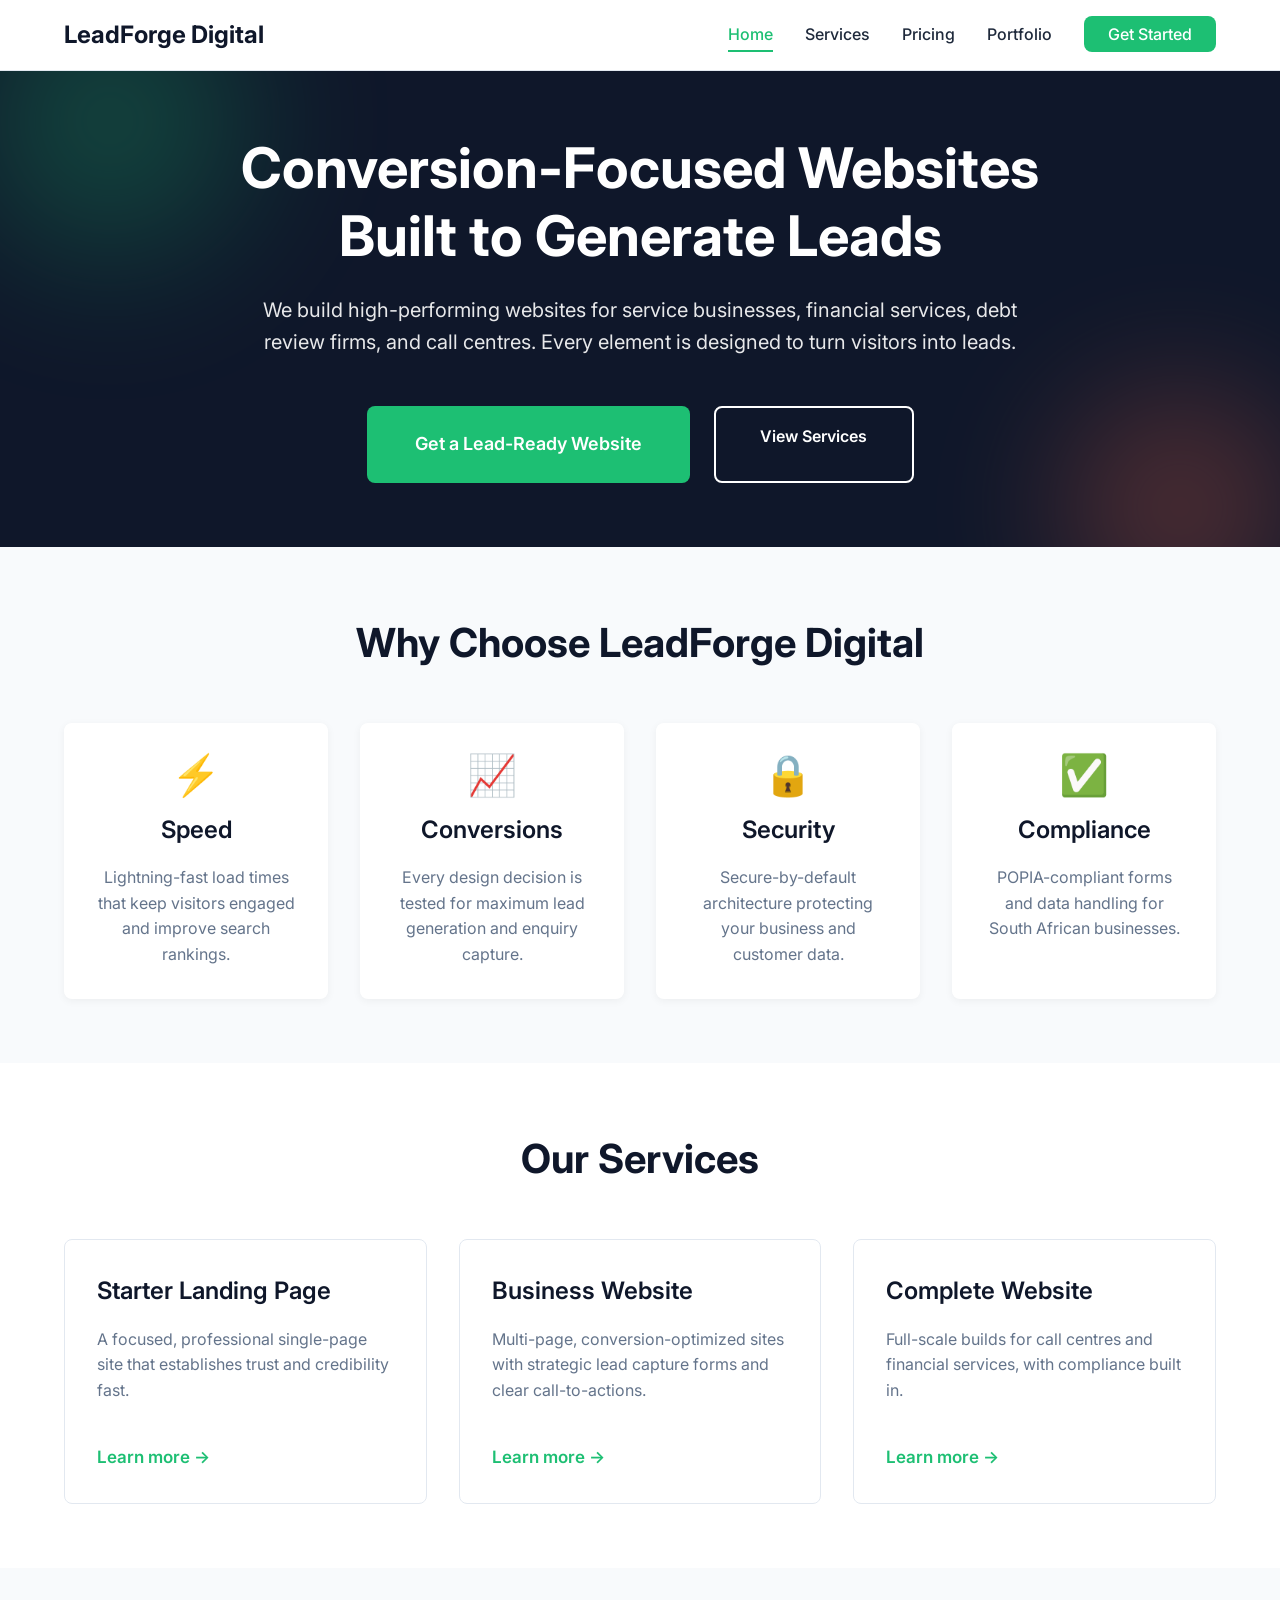
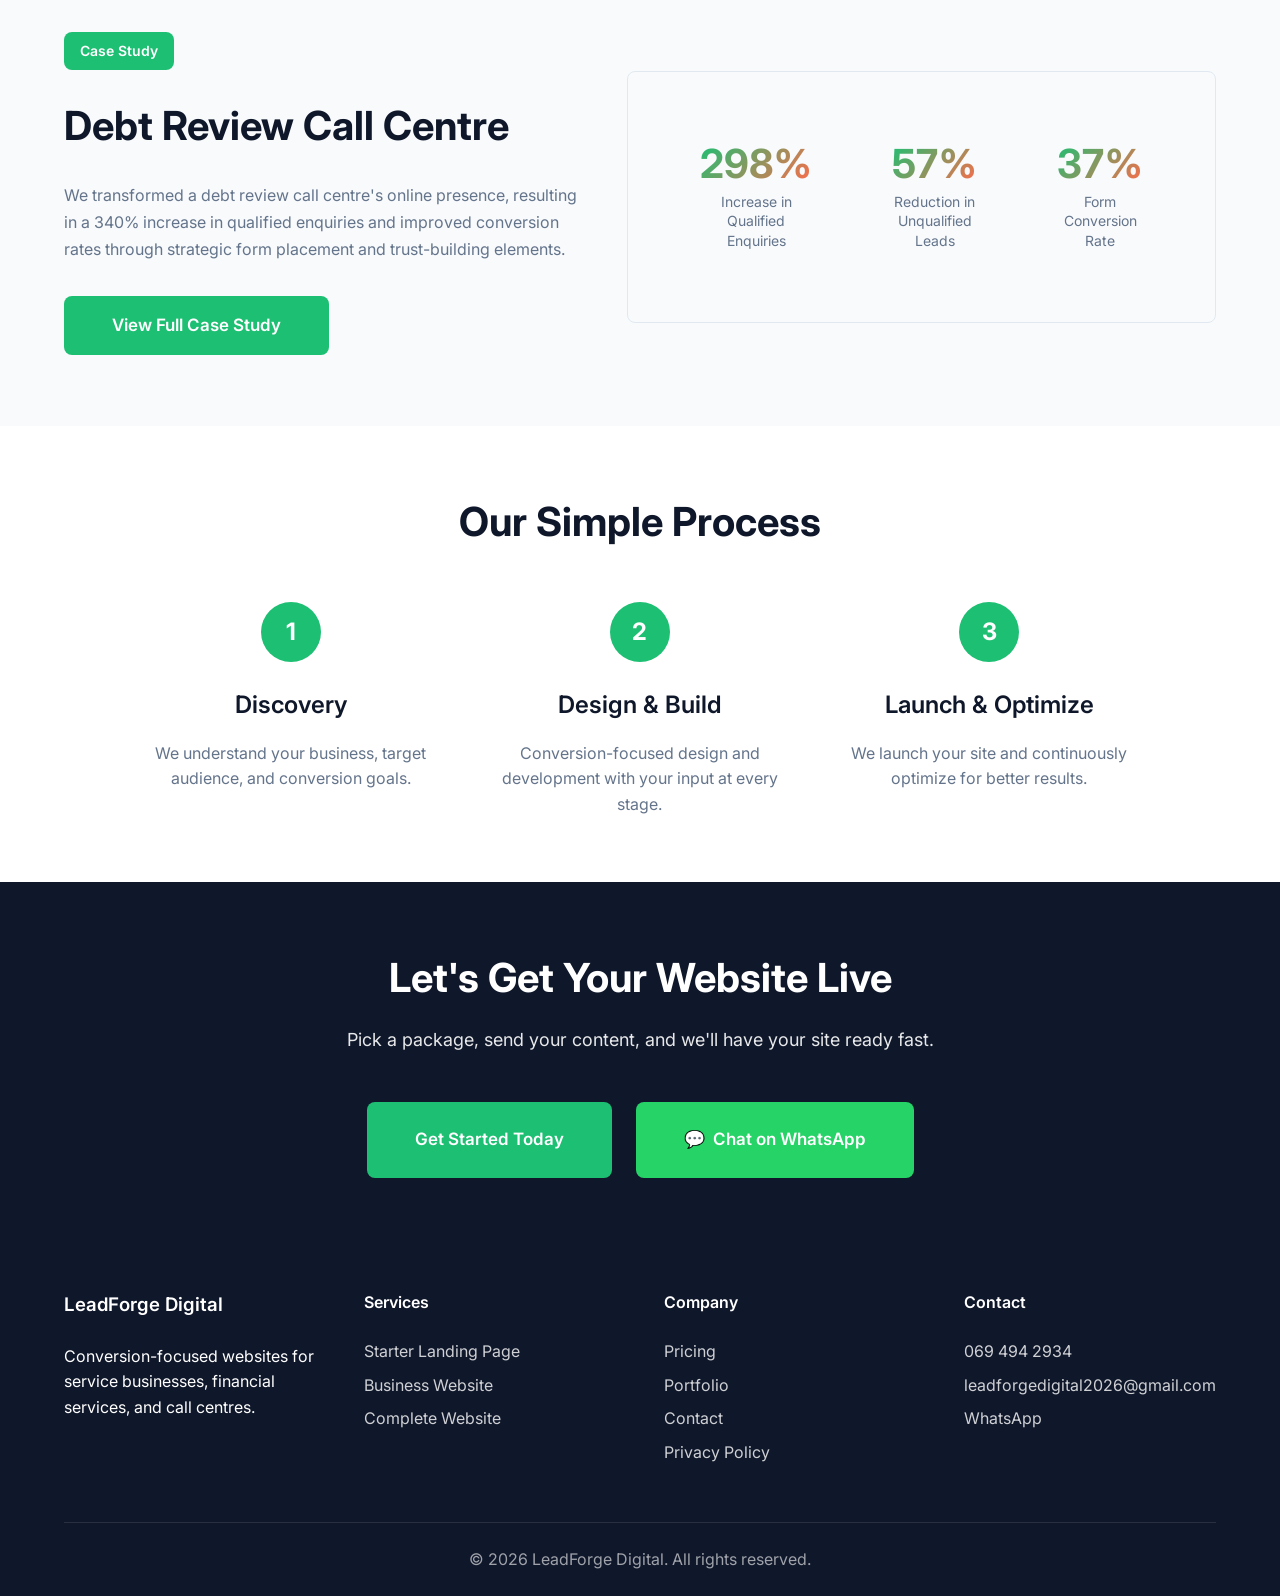
<file: index.html>
<!DOCTYPE html>
<html lang="en">
<head>
    <meta charset="UTF-8">
    <meta name="viewport" content="width=device-width, initial-scale=1.0">
    <meta name="description" content="LeadForge Digital - Conversion-focused websites built to generate leads for service businesses, financial services, debt review firms, and call centres.">
    <meta name="keywords" content="web development, lead generation, conversion optimization, service business websites, call centre websites, financial services websites">
    <title>LeadForge Digital - Conversion-Focused Websites Built to Generate Leads</title>
    <link rel="icon" type="image/svg+xml" href="favicon.svg">
    <link rel="alternate icon" href="favicon.ico">
    <link rel="stylesheet" href="css/styles.css">
    <link rel="preconnect" href="https://fonts.googleapis.com">
    <link rel="preconnect" href="https://fonts.gstatic.com" crossorigin>
    <link href="https://fonts.googleapis.com/css2?family=Inter:wght@400;500;600;700&display=swap" rel="stylesheet">
</head>
<body>
    <!-- Navigation -->
    <nav class="navbar" id="navbar">
        <div class="container">
            <div class="nav-wrapper">
                <a href="index.html" class="logo">LeadForge Digital</a>
                <button class="mobile-menu-toggle" id="mobileMenuToggle" aria-label="Toggle menu">
                    <span></span>
                    <span></span>
                    <span></span>
                </button>
                <ul class="nav-menu" id="navMenu">
                    <li><a href="index.html" class="active">Home</a></li>
                    <li><a href="services.html">Services</a></li>
                    <li><a href="pricing.html">Pricing</a></li>
                    <li><a href="portfolio.html">Portfolio</a></li>
                    <li><a href="contact.html" class="nav-cta">Get Started</a></li>
                </ul>
            </div>
        </div>
    </nav>

    <!-- Hero Section -->
    <section class="hero">
        <div class="container">
            <div class="hero-content">
                <h1 class="hero-headline">Conversion-Focused Websites Built to Generate Leads</h1>
                <p class="hero-subheading">We build high-performing websites for service businesses, financial services, debt review firms, and call centres. Every element is designed to turn visitors into leads.</p>
                <div class="hero-ctas">
                    <a href="contact.html" class="btn btn-primary">Get a Lead-Ready Website</a>
                    <a href="services.html" class="btn btn-secondary">View Services</a>
                </div>
            </div>
        </div>
    </section>

    <!-- Key Benefits Section -->
    <section class="benefits">
        <div class="container">
            <h2 class="section-title">Why Choose LeadForge Digital</h2>
            <div class="benefits-grid">
                <div class="benefit-card">
                    <div class="benefit-icon">⚡</div>
                    <h3>Speed</h3>
                    <p>Lightning-fast load times that keep visitors engaged and improve search rankings.</p>
                </div>
                <div class="benefit-card">
                    <div class="benefit-icon">📈</div>
                    <h3>Conversions</h3>
                    <p>Every design decision is tested for maximum lead generation and enquiry capture.</p>
                </div>
                <div class="benefit-card">
                    <div class="benefit-icon">🔒</div>
                    <h3>Security</h3>
                    <p>Secure-by-default architecture protecting your business and customer data.</p>
                </div>
                <div class="benefit-card">
                    <div class="benefit-icon">✅</div>
                    <h3>Compliance</h3>
                    <p>POPIA-compliant forms and data handling for South African businesses.</p>
                </div>
            </div>
        </div>
    </section>

    <!-- Services Overview -->
    <section class="services-overview">
        <div class="container">
            <h2 class="section-title">Our Services</h2>
            <div class="services-grid">
                <div class="service-card">
                    <h3>Starter Landing Page</h3>
                    <p>A focused, professional single-page site that establishes trust and credibility fast.</p>
                    <a href="services.html" class="service-link">Learn more →</a>
                </div>
                <div class="service-card">
                    <h3>Business Website</h3>
                    <p>Multi-page, conversion-optimized sites with strategic lead capture forms and clear call-to-actions.</p>
                    <a href="services.html" class="service-link">Learn more →</a>
                </div>
                <div class="service-card">
                    <h3>Complete Website</h3>
                    <p>Full-scale builds for call centres and financial services, with compliance built in.</p>
                    <a href="financial-services.html" class="service-link">Learn more →</a>
                </div>
            </div>
        </div>
    </section>

    <!-- Case Study Preview -->
    <section class="case-study-preview">
        <div class="container">
            <div class="case-study-content">
                <div class="case-study-text">
                    <span class="case-study-label">Case Study</span>
                    <h2>Debt Review Call Centre</h2>
                    <p>We transformed a debt review call centre's online presence, resulting in a 340% increase in qualified enquiries and improved conversion rates through strategic form placement and trust-building elements.</p>
                    <a href="portfolio.html" class="btn btn-primary">View Full Case Study</a>
                </div>
                <div class="case-study-visual">
                    <div class="case-study-stats">
                        <div class="stat-item">
                            <div class="stat-number">340%</div>
                            <div class="stat-label">Increase in Qualified Enquiries</div>
                        </div>
                        <div class="stat-item">
                            <div class="stat-number">65%</div>
                            <div class="stat-label">Reduction in Unqualified Leads</div>
                        </div>
                        <div class="stat-item">
                            <div class="stat-number">42%</div>
                            <div class="stat-label">Form Conversion Rate</div>
                        </div>
                    </div>
                </div>
            </div>
        </div>
    </section>

    <!-- Process Section -->
    <section class="process">
        <div class="container">
            <h2 class="section-title">Our Simple Process</h2>
            <div class="process-steps">
                <div class="process-step">
                    <div class="step-number">1</div>
                    <h3>Discovery</h3>
                    <p>We understand your business, target audience, and conversion goals.</p>
                </div>
                <div class="process-step">
                    <div class="step-number">2</div>
                    <h3>Design & Build</h3>
                    <p>Conversion-focused design and development with your input at every stage.</p>
                </div>
                <div class="process-step">
                    <div class="step-number">3</div>
                    <h3>Launch & Optimize</h3>
                    <p>We launch your site and continuously optimize for better results.</p>
                </div>
            </div>
        </div>
    </section>

    <!-- Final CTA Section -->
    <section class="final-cta">
        <div class="container">
            <div class="cta-content">
                <h2>Let's Get Your Website Live</h2>
                <p>Pick a package, send your content, and we'll have your site ready fast.</p>
                <div class="cta-actions">
                    <a href="contact.html" class="btn btn-primary">Get Started Today</a>
                    <a href="https://wa.me/27694942934" class="btn btn-whatsapp" target="_blank" rel="noopener">
                        <span>💬</span> Chat on WhatsApp
                    </a>
                </div>
            </div>
        </div>
    </section>

    <!-- Footer -->
    <footer class="footer">
        <div class="container">
            <div class="footer-content">
                <div class="footer-section">
                    <h3>LeadForge Digital</h3>
                    <p>Conversion-focused websites for service businesses, financial services, and call centres.</p>
                </div>
                <div class="footer-section">
                    <h4>Services</h4>
                    <ul>
                        <li><a href="services.html">Starter Landing Page</a></li>
                        <li><a href="services.html">Business Website</a></li>
                        <li><a href="financial-services.html">Complete Website</a></li>
                    </ul>
                </div>
                <div class="footer-section">
                    <h4>Company</h4>
                    <ul>
                        <li><a href="pricing.html">Pricing</a></li>
                        <li><a href="portfolio.html">Portfolio</a></li>
                        <li><a href="contact.html">Contact</a></li>
                        <li><a href="privacy-policy.html">Privacy Policy</a></li>
                    </ul>
                </div>
                <div class="footer-section">
                    <h4>Contact</h4>
                    <ul>
                        <li><a href="tel:+27694942934">069 494 2934</a></li>
                        <li><a href="mailto:leadforgedigital2026@gmail.com">leadforgedigital2026@gmail.com</a></li>
                        <li><a href="https://wa.me/27694942934" target="_blank" rel="noopener">WhatsApp</a></li>
                    </ul>
                </div>
            </div>
            <div class="footer-bottom">
                <p>&copy; 2026 LeadForge Digital. All rights reserved.</p>
            </div>
        </div>
    </footer>

    <script src="js/main.js"></script>
</body>
</html>
</file>
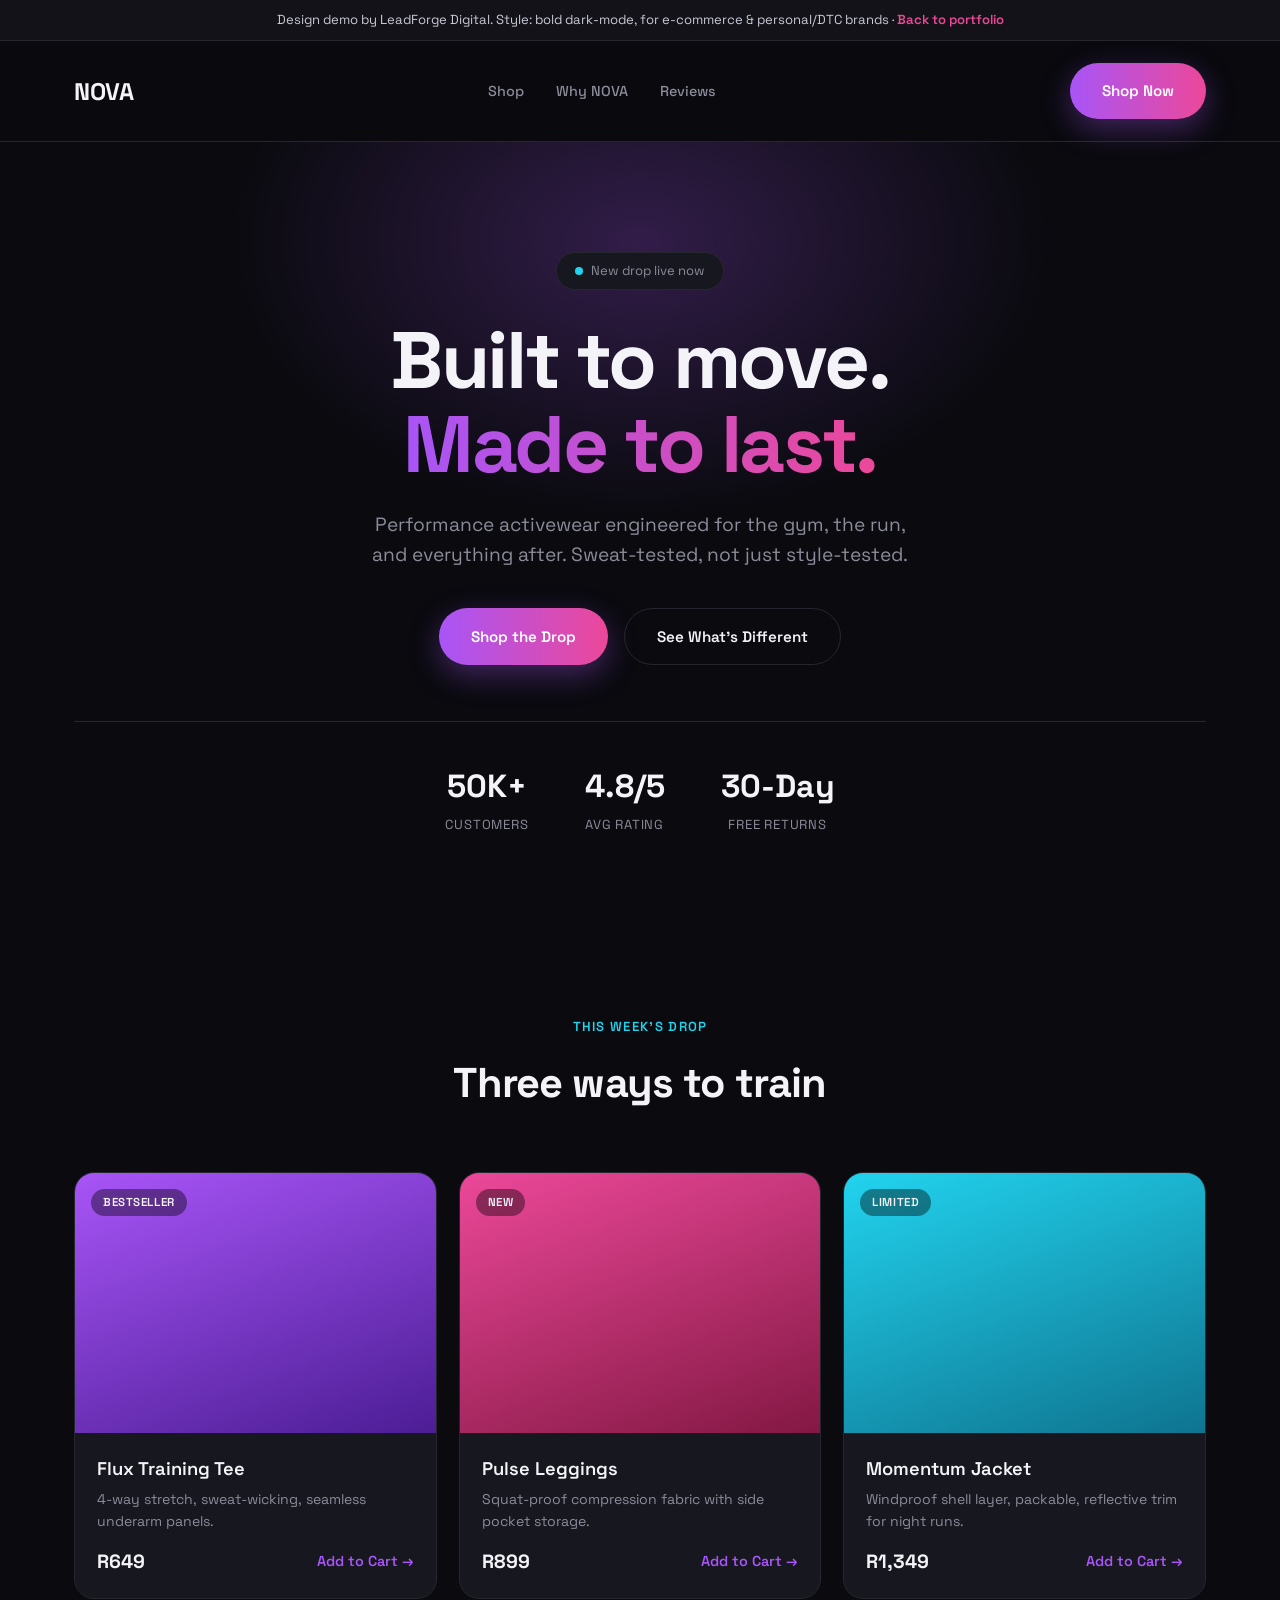
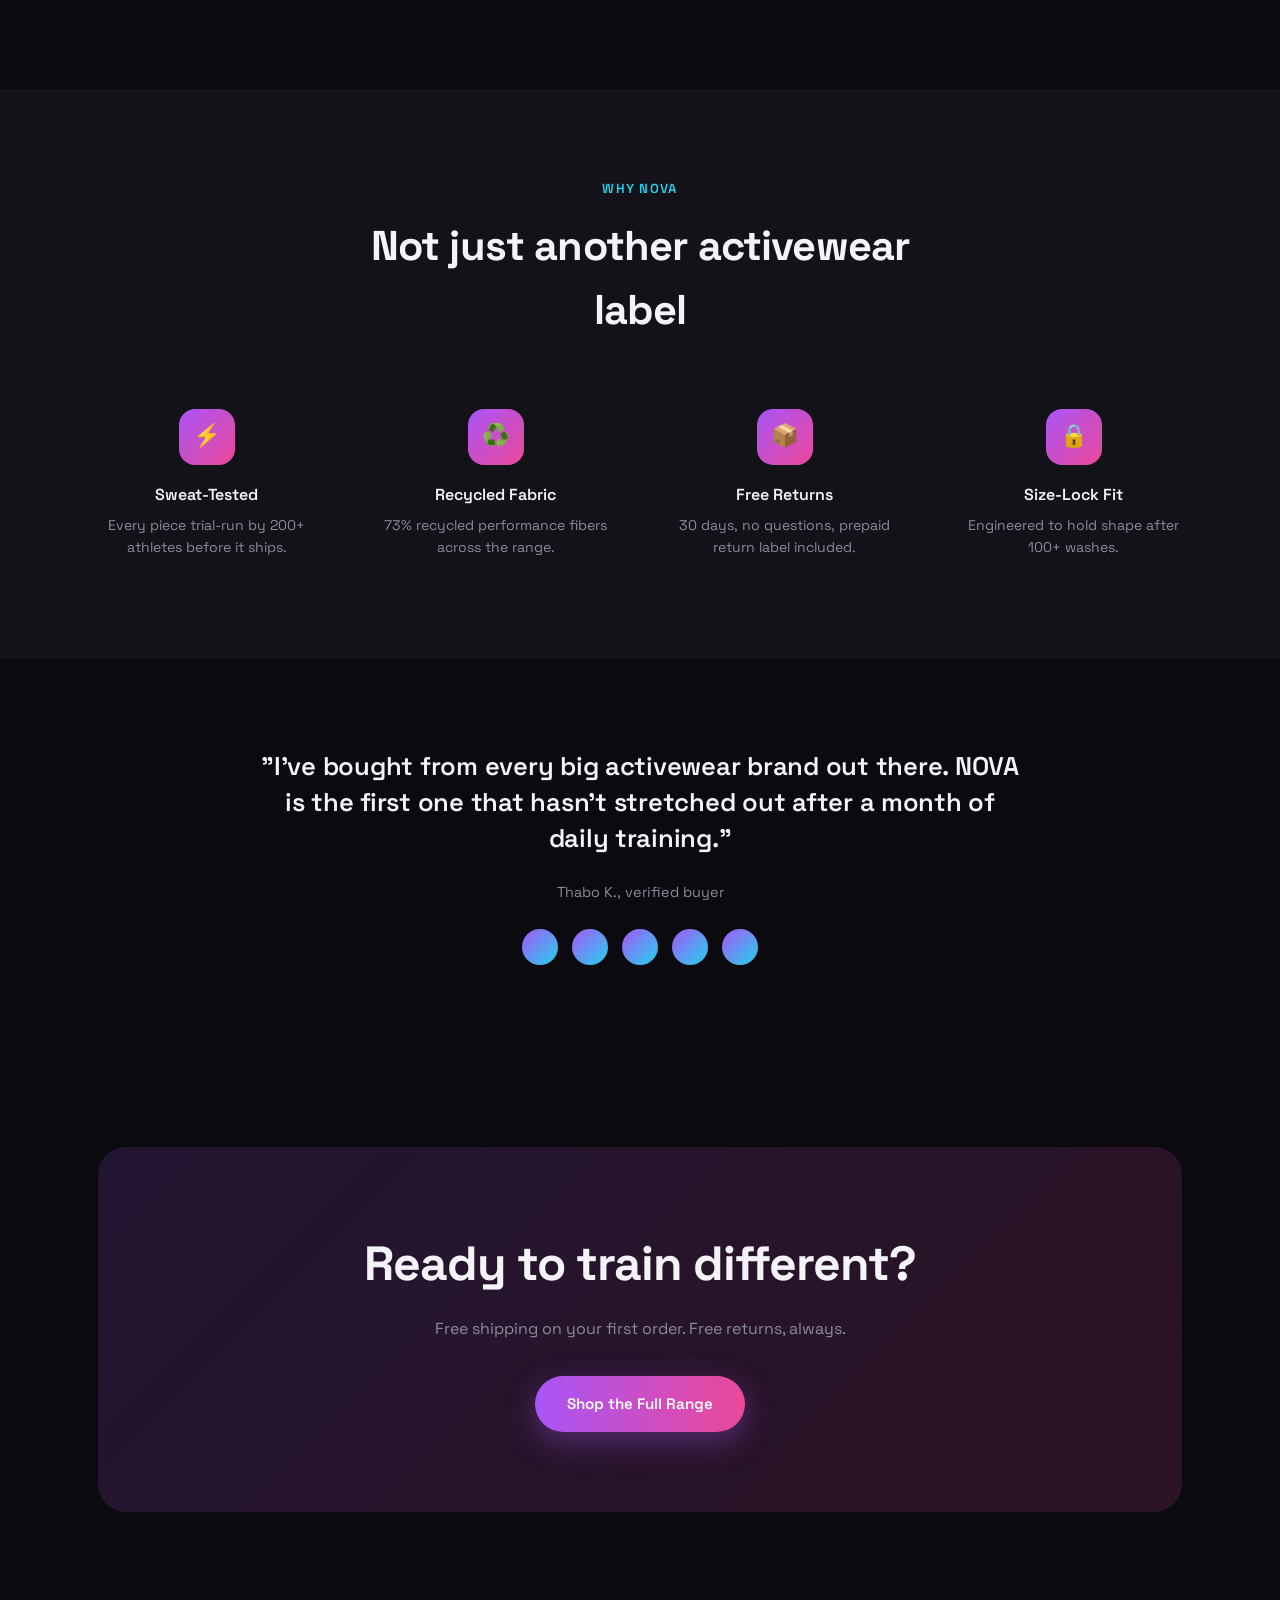
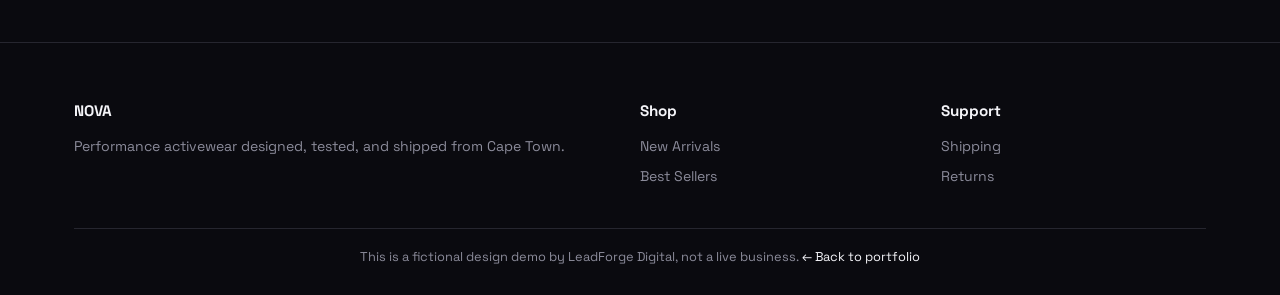
<file: demo-ecommerce-brand.html>
<!DOCTYPE html>
<html lang="en">
<head>
<meta charset="UTF-8">
<meta name="viewport" content="width=device-width, initial-scale=1.0">
<title>NOVA | Performance Activewear</title>
<meta name="description" content="Design demo by LeadForge Digital: a bold dark-mode landing page style for e-commerce and personal/DTC brands.">
<meta name="robots" content="noindex, nofollow">
<link rel="preconnect" href="https://fonts.googleapis.com">
<link rel="preconnect" href="https://fonts.gstatic.com" crossorigin>
<link href="https://fonts.googleapis.com/css2?family=Space+Grotesk:wght@400;500;600;700&display=swap" rel="stylesheet">
<style>
  :root{
    --bg:#0a0a0f; --bg-alt:#121218; --card:#17171f;
    --violet:#a855f7; --pink:#ec4899; --cyan:#22d3ee;
    --text:#f4f4f8; --muted:#8b8b9a; --line:#26262f;
  }
  *{margin:0;padding:0;box-sizing:border-box;}
  html{scroll-behavior:smooth;}
  body{font-family:'Space Grotesk',sans-serif;background:var(--bg);color:var(--text);line-height:1.55;}
  a{color:inherit;text-decoration:none;}
  ul{list-style:none;}
  .container{max-width:1180px;margin:0 auto;padding:0 24px;}
  .grad-text{background:linear-gradient(90deg,var(--violet),var(--pink));-webkit-background-clip:text;background-clip:text;-webkit-text-fill-color:transparent;}
  .btn{display:inline-flex;align-items:center;gap:8px;padding:16px 32px;border-radius:999px;font-weight:600;font-size:.95rem;cursor:pointer;border:none;transition:transform .2s ease,box-shadow .2s ease;}
  .btn-grad{background:linear-gradient(90deg,var(--violet),var(--pink));color:#fff;box-shadow:0 10px 30px rgba(168,85,247,.35);}
  .btn-grad:hover{transform:translateY(-3px);box-shadow:0 14px 36px rgba(168,85,247,.5);}
  .btn-outline{background:transparent;border:1px solid var(--line);color:var(--text);}
  .btn-outline:hover{border-color:var(--violet);}

  .demo-badge{background:var(--bg-alt);color:#c9c9d6;text-align:center;font-size:.82rem;padding:10px 16px;border-bottom:1px solid var(--line);}
  .demo-badge a{color:var(--pink);font-weight:600;}

  header.site{padding:22px 0;position:sticky;top:0;background:rgba(10,10,15,.85);backdrop-filter:blur(10px);border-bottom:1px solid var(--line);z-index:50;}
  .nav-wrap{display:flex;justify-content:space-between;align-items:center;}
  .brand{font-weight:700;font-size:1.5rem;letter-spacing:-.02em;}
  .nav-links{display:flex;gap:32px;font-size:.9rem;color:var(--muted);font-weight:500;}
  .nav-links a:hover{color:var(--text);}

  .hero{padding:110px 0 90px;position:relative;overflow:hidden;text-align:center;}
  .hero:before{content:'';position:absolute;top:-200px;left:50%;transform:translateX(-50%);width:900px;height:600px;background:radial-gradient(ellipse,rgba(168,85,247,.25),transparent 65%);pointer-events:none;}
  .hero .container{position:relative;z-index:1;}
  .eyebrow-pill{display:inline-flex;align-items:center;gap:8px;background:var(--card);border:1px solid var(--line);padding:8px 18px;border-radius:999px;font-size:.82rem;color:var(--muted);margin-bottom:28px;}
  .eyebrow-pill span{width:8px;height:8px;border-radius:50%;background:var(--cyan);display:inline-block;}
  .hero h1{font-size:clamp(2.6rem,7vw,5rem);font-weight:700;letter-spacing:-.03em;line-height:1.05;margin-bottom:24px;}
  .hero p{font-size:1.2rem;color:var(--muted);max-width:560px;margin:0 auto 38px;}
  .hero-ctas{display:flex;gap:16px;justify-content:center;flex-wrap:wrap;margin-bottom:56px;}
  .stat-strip{display:flex;justify-content:center;gap:56px;flex-wrap:wrap;padding-top:40px;border-top:1px solid var(--line);}
  .stat-strip div b{font-size:2rem;font-weight:700;display:block;}
  .stat-strip div span{color:var(--muted);font-size:.82rem;text-transform:uppercase;letter-spacing:.06em;}

  section{padding:90px 0;}
  .section-head{text-align:center;max-width:600px;margin:0 auto 56px;}
  .section-tag{color:var(--cyan);font-weight:600;font-size:.82rem;text-transform:uppercase;letter-spacing:.1em;margin-bottom:14px;}
  .section-head h2{font-size:clamp(1.8rem,4vw,2.6rem);font-weight:700;letter-spacing:-.02em;}

  .product-grid{display:grid;grid-template-columns:repeat(3,1fr);gap:22px;}
  .product-card{background:var(--card);border:1px solid var(--line);border-radius:20px;overflow:hidden;transition:transform .25s ease,border-color .25s ease;}
  .product-card:hover{transform:translateY(-8px);border-color:var(--violet);}
  .product-img{height:260px;position:relative;}
  .product-img.p1{background:linear-gradient(160deg,var(--violet),#4c1d95);}
  .product-img.p2{background:linear-gradient(160deg,var(--pink),#831843);}
  .product-img.p3{background:linear-gradient(160deg,var(--cyan),#0e7490);}
  .product-tag{position:absolute;top:16px;left:16px;background:rgba(0,0,0,.4);backdrop-filter:blur(4px);padding:5px 12px;border-radius:999px;font-size:.72rem;font-weight:600;text-transform:uppercase;letter-spacing:.05em;}
  .product-body{padding:22px;}
  .product-body h3{font-size:1.15rem;font-weight:600;margin-bottom:6px;}
  .product-body p{color:var(--muted);font-size:.88rem;margin-bottom:14px;}
  .price-row{display:flex;justify-content:space-between;align-items:center;}
  .price-row b{font-size:1.2rem;}
  .price-row a{color:var(--violet);font-weight:600;font-size:.9rem;}

  .features{background:var(--bg-alt);}
  .feat-grid{display:grid;grid-template-columns:repeat(4,1fr);gap:24px;}
  .feat-card{text-align:center;padding:10px;}
  .feat-icon{width:56px;height:56px;border-radius:16px;background:linear-gradient(135deg,var(--violet),var(--pink));display:flex;align-items:center;justify-content:center;font-size:1.4rem;margin:0 auto 18px;}
  .feat-card h4{font-weight:600;margin-bottom:8px;}
  .feat-card p{color:var(--muted);font-size:.88rem;}

  .social{text-align:center;}
  .social-quote{font-size:1.6rem;font-weight:600;max-width:760px;margin:0 auto 24px;line-height:1.4;letter-spacing:-.01em;}
  .social-people{display:flex;justify-content:center;gap:10px;margin-top:24px;}
  .avatar{width:40px;height:40px;border-radius:50%;background:linear-gradient(135deg,var(--violet),var(--cyan));border:2px solid var(--bg);}

  .cta-final{text-align:center;background:linear-gradient(135deg,rgba(168,85,247,.15),rgba(236,72,153,.15));border-radius:28px;margin:0 24px;padding:80px 24px;}
  .cta-final h2{font-size:clamp(2rem,4.5vw,3rem);font-weight:700;letter-spacing:-.02em;margin-bottom:16px;}
  .cta-final p{color:var(--muted);margin-bottom:34px;}

  footer{padding:56px 0 28px;border-top:1px solid var(--line);margin-top:40px;font-size:.88rem;color:var(--muted);}
  .foot-grid{display:grid;grid-template-columns:2fr 1fr 1fr;gap:36px;margin-bottom:32px;}
  footer h4{color:var(--text);margin-bottom:14px;font-size:.95rem;}
  footer li{margin-bottom:8px;}
  footer a:hover{color:var(--text);}
  .foot-bottom{border-top:1px solid var(--line);padding-top:18px;text-align:center;font-size:.8rem;}

  @media (max-width:900px){
    .product-grid{grid-template-columns:1fr;}
    .feat-grid{grid-template-columns:repeat(2,1fr);}
    .foot-grid{grid-template-columns:1fr;}
    .nav-links{display:none;}
    .stat-strip{gap:32px;}
    .cta-final{margin:0;border-radius:0;}
  }
</style>
</head>
<body>

  <div class="demo-badge">Design demo by LeadForge Digital. Style: bold dark-mode, for e-commerce &amp; personal/DTC brands · <a href="portfolio.html">Back to portfolio</a></div>

  <header class="site">
    <div class="container nav-wrap">
      <div class="brand">NOVA</div>
      <ul class="nav-links">
        <li><a href="#shop">Shop</a></li>
        <li><a href="#features">Why NOVA</a></li>
        <li><a href="#reviews">Reviews</a></li>
      </ul>
      <a href="#shop" class="btn btn-grad">Shop Now</a>
    </div>
  </header>

  <section class="hero">
    <div class="container">
      <div class="eyebrow-pill"><span></span> New drop live now</div>
      <h1>Built to move.<br><span class="grad-text">Made to last.</span></h1>
      <p>Performance activewear engineered for the gym, the run, and everything after. Sweat-tested, not just style-tested.</p>
      <div class="hero-ctas">
        <a href="#shop" class="btn btn-grad">Shop the Drop</a>
        <a href="#features" class="btn btn-outline">See What's Different</a>
      </div>
      <div class="stat-strip">
        <div><b>50K+</b><span>Customers</span></div>
        <div><b>4.8/5</b><span>Avg Rating</span></div>
        <div><b>30-Day</b><span>Free Returns</span></div>
      </div>
    </div>
  </section>

  <section id="shop">
    <div class="container">
      <div class="section-head">
        <div class="section-tag">This Week's Drop</div>
        <h2>Three ways to train</h2>
      </div>
      <div class="product-grid">
        <div class="product-card">
          <div class="product-img p1"><span class="product-tag">Bestseller</span></div>
          <div class="product-body">
            <h3>Flux Training Tee</h3>
            <p>4-way stretch, sweat-wicking, seamless underarm panels.</p>
            <div class="price-row"><b>R649</b><a href="#">Add to Cart →</a></div>
          </div>
        </div>
        <div class="product-card">
          <div class="product-img p2"><span class="product-tag">New</span></div>
          <div class="product-body">
            <h3>Pulse Leggings</h3>
            <p>Squat-proof compression fabric with side pocket storage.</p>
            <div class="price-row"><b>R899</b><a href="#">Add to Cart →</a></div>
          </div>
        </div>
        <div class="product-card">
          <div class="product-img p3"><span class="product-tag">Limited</span></div>
          <div class="product-body">
            <h3>Momentum Jacket</h3>
            <p>Windproof shell layer, packable, reflective trim for night runs.</p>
            <div class="price-row"><b>R1,349</b><a href="#">Add to Cart →</a></div>
          </div>
        </div>
      </div>
    </div>
  </section>

  <section class="features" id="features">
    <div class="container">
      <div class="section-head">
        <div class="section-tag">Why NOVA</div>
        <h2>Not just another activewear label</h2>
      </div>
      <div class="feat-grid">
        <div class="feat-card"><div class="feat-icon">⚡</div><h4>Sweat-Tested</h4><p>Every piece trial-run by 200+ athletes before it ships.</p></div>
        <div class="feat-card"><div class="feat-icon">♻️</div><h4>Recycled Fabric</h4><p>73% recycled performance fibers across the range.</p></div>
        <div class="feat-card"><div class="feat-icon">📦</div><h4>Free Returns</h4><p>30 days, no questions, prepaid return label included.</p></div>
        <div class="feat-card"><div class="feat-icon">🔒</div><h4>Size-Lock Fit</h4><p>Engineered to hold shape after 100+ washes.</p></div>
      </div>
    </div>
  </section>

  <section class="social" id="reviews">
    <div class="container">
      <p class="social-quote">"I've bought from every big activewear brand out there. NOVA is the first one that hasn't stretched out after a month of daily training."</p>
      <div style="color:var(--muted);font-size:.9rem;">Thabo K., verified buyer</div>
      <div class="social-people">
        <div class="avatar"></div><div class="avatar"></div><div class="avatar"></div><div class="avatar"></div><div class="avatar"></div>
      </div>
    </div>
  </section>

  <section>
    <div class="container">
      <div class="cta-final">
        <h2>Ready to train different?</h2>
        <p>Free shipping on your first order. Free returns, always.</p>
        <a href="#shop" class="btn btn-grad">Shop the Full Range</a>
      </div>
    </div>
  </section>

  <footer>
    <div class="container">
      <div class="foot-grid">
        <div>
          <h4>NOVA</h4>
          <p>Performance activewear designed, tested, and shipped from Cape Town.</p>
        </div>
        <div>
          <h4>Shop</h4>
          <ul><li><a href="#shop">New Arrivals</a></li><li><a href="#shop">Best Sellers</a></li></ul>
        </div>
        <div>
          <h4>Support</h4>
          <ul><li><a href="#">Shipping</a></li><li><a href="#">Returns</a></li></ul>
        </div>
      </div>
      <div class="foot-bottom">This is a fictional design demo by LeadForge Digital, not a live business. <a href="portfolio.html" style="color:var(--text);">← Back to portfolio</a></div>
    </div>
  </footer>

</body>
</html>
</file>
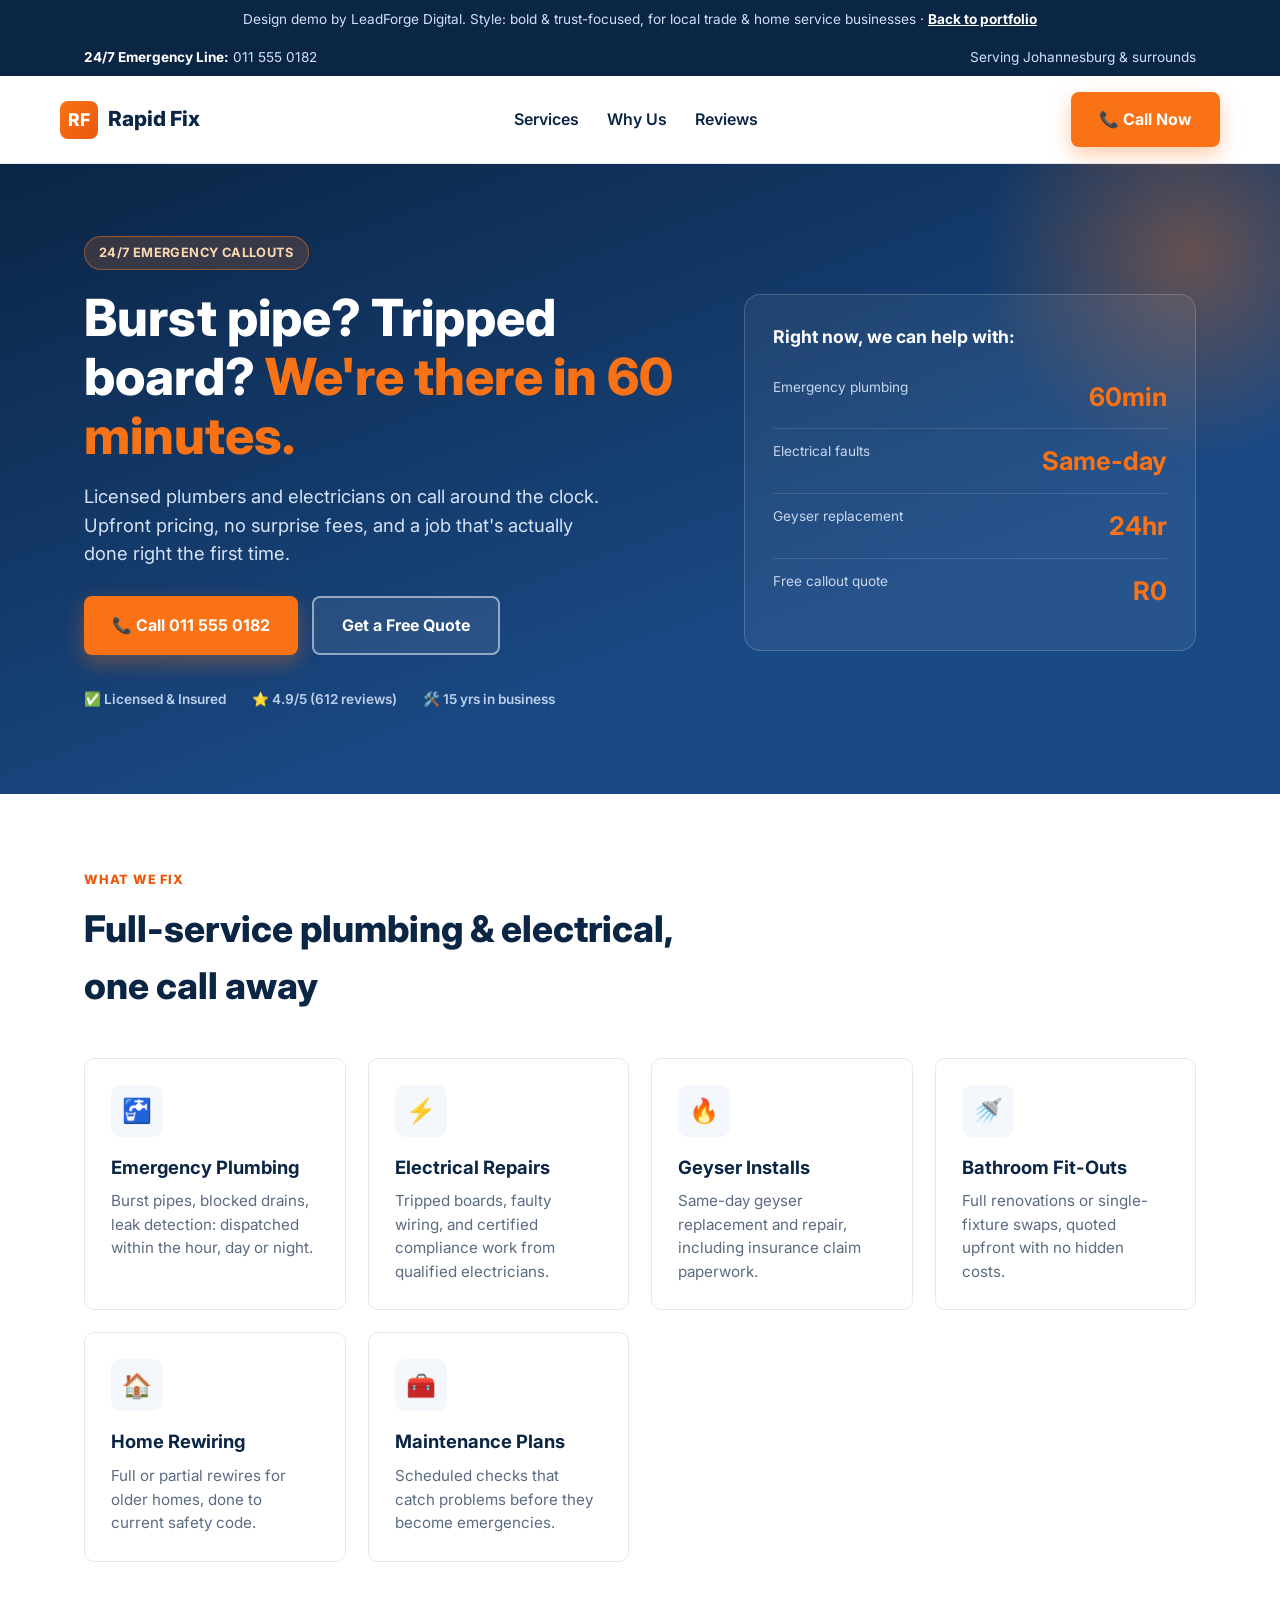
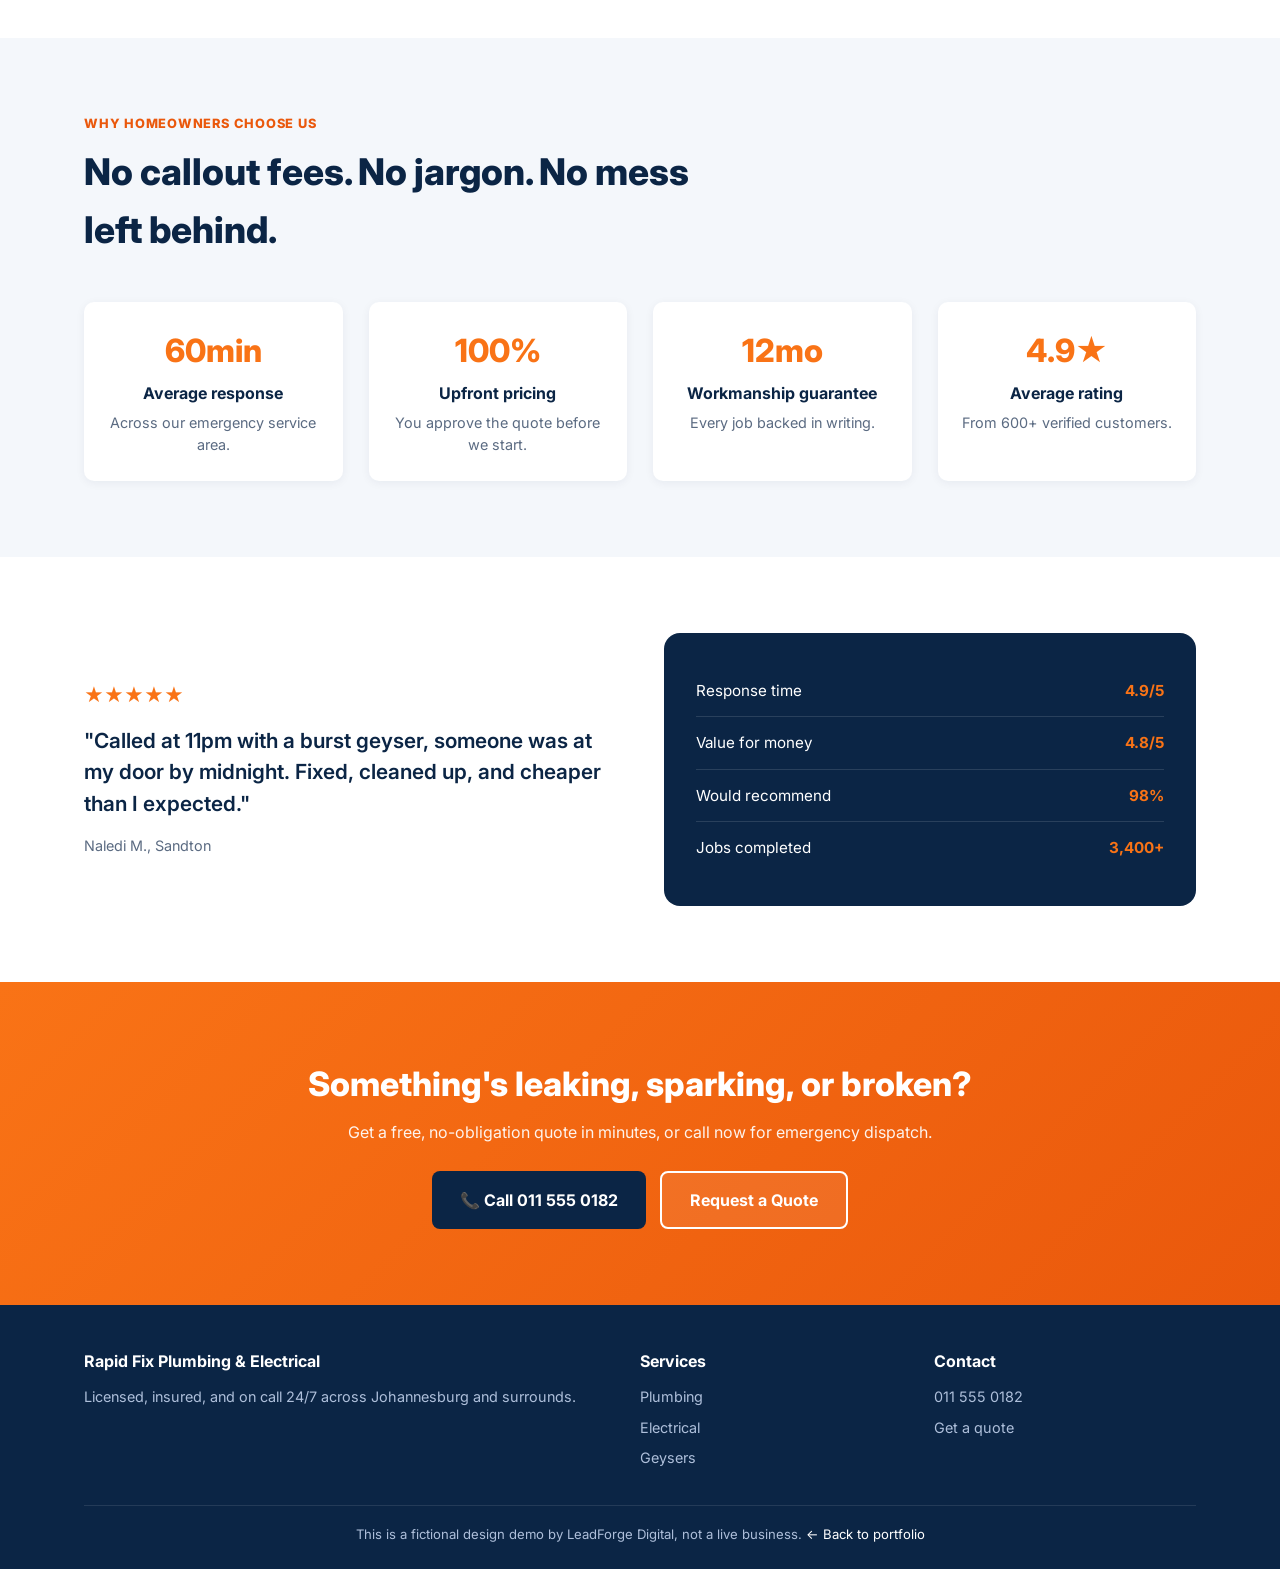
<file: demo-plumbing-electrical.html>
<!DOCTYPE html>
<html lang="en">
<head>
<meta charset="UTF-8">
<meta name="viewport" content="width=device-width, initial-scale=1.0">
<title>Rapid Fix Plumbing & Electrical | 24/7 Emergency Callouts</title>
<meta name="description" content="Design demo by LeadForge Digital: a bold, trust-focused landing page style for local trade and home service businesses.">
<meta name="robots" content="noindex, nofollow">
<link rel="preconnect" href="https://fonts.googleapis.com">
<link rel="preconnect" href="https://fonts.gstatic.com" crossorigin>
<link href="https://fonts.googleapis.com/css2?family=Inter:wght@400;500;600;700;800&display=swap" rel="stylesheet">
<style>
  :root{
    --blue-900:#0b2545; --blue-800:#12345f; --blue-700:#1a4a86;
    --orange:#f97316; --orange-dark:#ea580c;
    --ink:#0f172a; --muted:#5b6b82; --line:#e4e9f0; --bg-alt:#f4f7fb;
    --radius:10px;
  }
  *{margin:0;padding:0;box-sizing:border-box;}
  html{scroll-behavior:smooth;}
  body{font-family:'Inter',-apple-system,BlinkMacSystemFont,sans-serif;color:var(--ink);line-height:1.55;background:#fff;}
  a{color:inherit;text-decoration:none;}
  ul{list-style:none;}
  img{max-width:100%;display:block;}
  .container{max-width:1160px;margin:0 auto;padding:0 24px;}
  .btn{display:inline-flex;align-items:center;gap:8px;padding:15px 28px;border-radius:8px;font-weight:700;font-size:1rem;cursor:pointer;border:none;transition:transform .15s ease,box-shadow .15s ease,background .15s ease;}
  .btn-call{background:var(--orange);color:#fff;box-shadow:0 8px 20px rgba(249,115,22,.35);}
  .btn-call:hover{background:var(--orange-dark);transform:translateY(-2px);}
  .btn-ghost{background:rgba(255,255,255,.08);color:#fff;border:2px solid rgba(255,255,255,.5);}
  .btn-ghost:hover{background:rgba(255,255,255,.18);}
  .btn-dark{background:var(--blue-900);color:#fff;}
  .btn-dark:hover{background:var(--blue-800);transform:translateY(-2px);}

  /* Demo badge */
  .demo-badge{background:var(--blue-900);color:#cfe0ff;text-align:center;font-size:.85rem;padding:9px 16px;}
  .demo-badge a{color:#fff;font-weight:700;text-decoration:underline;}

  /* Top bar */
  .topbar{background:var(--blue-900);color:#cfe0ff;font-size:.85rem;padding:8px 0;}
  .topbar .container{display:flex;justify-content:space-between;flex-wrap:wrap;gap:8px;}
  .topbar strong{color:#fff;}

  /* Nav */
  header.site{background:#fff;border-bottom:1px solid var(--line);position:sticky;top:0;z-index:50;}
  .nav-wrap{display:flex;align-items:center;justify-content:space-between;padding:16px 0;}
  .brand{display:flex;align-items:center;gap:10px;font-weight:800;font-size:1.3rem;color:var(--blue-900);}
  .brand .mark{width:38px;height:38px;border-radius:8px;background:linear-gradient(135deg,var(--orange),var(--orange-dark));display:flex;align-items:center;justify-content:center;color:#fff;font-size:1.1rem;}
  .nav-links{display:flex;gap:28px;align-items:center;font-weight:600;color:var(--blue-900);}
  .nav-links a:hover{color:var(--orange);}

  /* Hero */
  .hero{background:linear-gradient(160deg,var(--blue-900),var(--blue-700) 70%);color:#fff;padding:72px 0 84px;position:relative;overflow:hidden;}
  .hero:before{content:'';position:absolute;top:-120px;right:-120px;width:420px;height:420px;border-radius:50%;background:radial-gradient(circle,rgba(249,115,22,.35),transparent 70%);}
  .hero .container{display:grid;grid-template-columns:1.15fr .85fr;gap:48px;align-items:center;position:relative;z-index:1;}
  .badge-pill{display:inline-block;background:rgba(249,115,22,.18);border:1px solid rgba(249,115,22,.5);color:#ffd9b3;font-weight:700;font-size:.8rem;padding:6px 14px;border-radius:999px;letter-spacing:.03em;text-transform:uppercase;margin-bottom:18px;}
  .hero h1{font-size:clamp(2.1rem,4.5vw,3.2rem);font-weight:800;line-height:1.15;margin-bottom:18px;}
  .hero h1 span{color:var(--orange);}
  .hero p.lead{font-size:1.15rem;color:#d7e3f5;margin-bottom:28px;max-width:520px;}
  .hero-ctas{display:flex;gap:14px;flex-wrap:wrap;}
  .trust-row{display:flex;gap:26px;margin-top:34px;flex-wrap:wrap;color:#bcd0ec;font-size:.85rem;font-weight:600;}
  .trust-row span{display:flex;align-items:center;gap:6px;}
  .hero-card{background:rgba(255,255,255,.06);border:1px solid rgba(255,255,255,.18);border-radius:16px;padding:28px;backdrop-filter:blur(6px);}
  .hero-card h3{font-size:1.1rem;margin-bottom:14px;color:#fff;}
  .hero-stat{display:flex;justify-content:space-between;padding:12px 0;border-bottom:1px solid rgba(255,255,255,.12);}
  .hero-stat:last-child{border-bottom:none;}
  .hero-stat b{font-size:1.6rem;color:var(--orange);}
  .hero-stat span{color:#c7d7ee;font-size:.85rem;}

  /* Services */
  section{padding:76px 0;}
  .section-tag{color:var(--orange-dark);font-weight:800;text-transform:uppercase;font-size:.8rem;letter-spacing:.06em;margin-bottom:10px;}
  .section-head{max-width:640px;margin-bottom:44px;}
  .section-head h2{font-size:clamp(1.6rem,3.5vw,2.3rem);font-weight:800;color:var(--blue-900);}
  .services-grid{display:grid;grid-template-columns:repeat(auto-fit,minmax(250px,1fr));gap:22px;}
  .svc-card{border:1px solid var(--line);border-radius:var(--radius);padding:26px;transition:transform .2s ease,box-shadow .2s ease,border-color .2s ease;}
  .svc-card:hover{transform:translateY(-5px);box-shadow:0 14px 30px rgba(11,37,69,.1);border-color:transparent;}
  .svc-icon{width:52px;height:52px;border-radius:10px;background:var(--bg-alt);display:flex;align-items:center;justify-content:center;font-size:1.5rem;margin-bottom:16px;}
  .svc-card h3{font-size:1.15rem;font-weight:700;color:var(--blue-900);margin-bottom:8px;}
  .svc-card p{color:var(--muted);font-size:.95rem;}

  /* Why us */
  .why{background:var(--bg-alt);}
  .why-grid{display:grid;grid-template-columns:repeat(auto-fit,minmax(220px,1fr));gap:26px;}
  .why-item{background:#fff;border-radius:var(--radius);padding:24px;text-align:center;box-shadow:0 2px 10px rgba(11,37,69,.06);}
  .why-item .num{font-size:2rem;font-weight:800;color:var(--orange);margin-bottom:6px;}
  .why-item h4{color:var(--blue-900);font-weight:700;margin-bottom:6px;}
  .why-item p{color:var(--muted);font-size:.9rem;}

  /* Testimonial */
  .proof{display:grid;grid-template-columns:1fr 1fr;gap:48px;align-items:center;}
  .stars{color:var(--orange);font-size:1.2rem;margin-bottom:14px;}
  .quote{font-size:1.3rem;font-weight:600;color:var(--blue-900);line-height:1.5;margin-bottom:16px;}
  .cite{color:var(--muted);font-size:.9rem;}
  .review-card{background:var(--blue-900);color:#fff;border-radius:16px;padding:32px;}
  .review-list li{display:flex;justify-content:space-between;padding:14px 0;border-bottom:1px solid rgba(255,255,255,.12);font-size:.95rem;}
  .review-list li:last-child{border:none;}
  .review-list b{color:var(--orange);}

  /* CTA band */
  .cta-band{background:linear-gradient(135deg,var(--orange),var(--orange-dark));color:#fff;text-align:center;}
  .cta-band h2{font-size:clamp(1.5rem,3.5vw,2.1rem);font-weight:800;margin-bottom:10px;}
  .cta-band p{color:rgba(255,255,255,.92);margin-bottom:26px;}
  .cta-band .btn-dark{background:var(--blue-900);}
  .cta-band .btn-dark:hover{background:var(--blue-800);}

  footer{background:var(--blue-900);color:#aebfda;padding:44px 0 24px;font-size:.9rem;}
  .foot-grid{display:grid;grid-template-columns:2fr 1fr 1fr;gap:32px;margin-bottom:28px;}
  footer h4{color:#fff;margin-bottom:12px;font-size:1rem;}
  footer li{margin-bottom:8px;}
  footer a:hover{color:#fff;}
  .foot-bottom{border-top:1px solid rgba(255,255,255,.1);padding-top:18px;text-align:center;font-size:.82rem;}

  @media (max-width:860px){
    .hero .container{grid-template-columns:1fr;}
    .proof{grid-template-columns:1fr;}
    .foot-grid{grid-template-columns:1fr;}
    .nav-links{display:none;}
  }
</style>
</head>
<body>

  <div class="demo-badge">Design demo by LeadForge Digital. Style: bold &amp; trust-focused, for local trade &amp; home service businesses · <a href="portfolio.html">Back to portfolio</a></div>

  <div class="topbar">
    <div class="container">
      <span><strong>24/7 Emergency Line:</strong> 011 555 0182</span>
      <span>Serving Johannesburg &amp; surrounds</span>
    </div>
  </div>

  <header class="site">
    <div class="container nav-wrap">
      <div class="brand"><span class="mark">RF</span> Rapid Fix</div>
      <ul class="nav-links">
        <li><a href="#services">Services</a></li>
        <li><a href="#why">Why Us</a></li>
        <li><a href="#reviews">Reviews</a></li>
      </ul>
      <a href="tel:+27115550182" class="btn btn-call">📞 Call Now</a>
    </div>
  </header>

  <section class="hero">
    <div class="container">
      <div>
        <span class="badge-pill">24/7 Emergency Callouts</span>
        <h1>Burst pipe? Tripped board? <span>We're there in 60 minutes.</span></h1>
        <p class="lead">Licensed plumbers and electricians on call around the clock. Upfront pricing, no surprise fees, and a job that's actually done right the first time.</p>
        <div class="hero-ctas">
          <a href="tel:+27115550182" class="btn btn-call">📞 Call 011 555 0182</a>
          <a href="#quote" class="btn btn-ghost">Get a Free Quote</a>
        </div>
        <div class="trust-row">
          <span>✅ Licensed &amp; Insured</span>
          <span>⭐ 4.9/5 (612 reviews)</span>
          <span>🛠️ 15 yrs in business</span>
        </div>
      </div>
      <div class="hero-card">
        <h3>Right now, we can help with:</h3>
        <div class="hero-stat"><span>Emergency plumbing</span><b>60min</b></div>
        <div class="hero-stat"><span>Electrical faults</span><b>Same-day</b></div>
        <div class="hero-stat"><span>Geyser replacement</span><b>24hr</b></div>
        <div class="hero-stat"><span>Free callout quote</span><b>R0</b></div>
      </div>
    </div>
  </section>

  <section id="services">
    <div class="container">
      <div class="section-head">
        <div class="section-tag">What We Fix</div>
        <h2>Full-service plumbing &amp; electrical, one call away</h2>
      </div>
      <div class="services-grid">
        <div class="svc-card"><div class="svc-icon">🚰</div><h3>Emergency Plumbing</h3><p>Burst pipes, blocked drains, leak detection: dispatched within the hour, day or night.</p></div>
        <div class="svc-card"><div class="svc-icon">⚡</div><h3>Electrical Repairs</h3><p>Tripped boards, faulty wiring, and certified compliance work from qualified electricians.</p></div>
        <div class="svc-card"><div class="svc-icon">🔥</div><h3>Geyser Installs</h3><p>Same-day geyser replacement and repair, including insurance claim paperwork.</p></div>
        <div class="svc-card"><div class="svc-icon">🚿</div><h3>Bathroom Fit-Outs</h3><p>Full renovations or single-fixture swaps, quoted upfront with no hidden costs.</p></div>
        <div class="svc-card"><div class="svc-icon">🏠</div><h3>Home Rewiring</h3><p>Full or partial rewires for older homes, done to current safety code.</p></div>
        <div class="svc-card"><div class="svc-icon">🧰</div><h3>Maintenance Plans</h3><p>Scheduled checks that catch problems before they become emergencies.</p></div>
      </div>
    </div>
  </section>

  <section id="why" class="why">
    <div class="container">
      <div class="section-head">
        <div class="section-tag">Why Homeowners Choose Us</div>
        <h2>No callout fees. No jargon. No mess left behind.</h2>
      </div>
      <div class="why-grid">
        <div class="why-item"><div class="num">60min</div><h4>Average response</h4><p>Across our emergency service area.</p></div>
        <div class="why-item"><div class="num">100%</div><h4>Upfront pricing</h4><p>You approve the quote before we start.</p></div>
        <div class="why-item"><div class="num">12mo</div><h4>Workmanship guarantee</h4><p>Every job backed in writing.</p></div>
        <div class="why-item"><div class="num">4.9★</div><h4>Average rating</h4><p>From 600+ verified customers.</p></div>
      </div>
    </div>
  </section>

  <section id="reviews">
    <div class="container proof">
      <div>
        <div class="stars">★★★★★</div>
        <p class="quote">"Called at 11pm with a burst geyser, someone was at my door by midnight. Fixed, cleaned up, and cheaper than I expected."</p>
        <div class="cite">Naledi M., Sandton</div>
      </div>
      <div class="review-card">
        <ul class="review-list">
          <li><span>Response time</span><b>4.9/5</b></li>
          <li><span>Value for money</span><b>4.8/5</b></li>
          <li><span>Would recommend</span><b>98%</b></li>
          <li><span>Jobs completed</span><b>3,400+</b></li>
        </ul>
      </div>
    </div>
  </section>

  <section class="cta-band" id="quote">
    <div class="container">
      <h2>Something's leaking, sparking, or broken?</h2>
      <p>Get a free, no-obligation quote in minutes, or call now for emergency dispatch.</p>
      <div class="hero-ctas" style="justify-content:center;">
        <a href="tel:+27115550182" class="btn btn-dark">📞 Call 011 555 0182</a>
        <a href="#" class="btn btn-ghost" style="border-color:#fff;">Request a Quote</a>
      </div>
    </div>
  </section>

  <footer>
    <div class="container">
      <div class="foot-grid">
        <div>
          <h4>Rapid Fix Plumbing &amp; Electrical</h4>
          <p>Licensed, insured, and on call 24/7 across Johannesburg and surrounds.</p>
        </div>
        <div>
          <h4>Services</h4>
          <ul><li><a href="#services">Plumbing</a></li><li><a href="#services">Electrical</a></li><li><a href="#services">Geysers</a></li></ul>
        </div>
        <div>
          <h4>Contact</h4>
          <ul><li><a href="tel:+27115550182">011 555 0182</a></li><li><a href="#">Get a quote</a></li></ul>
        </div>
      </div>
      <div class="foot-bottom">This is a fictional design demo by LeadForge Digital, not a live business. <a href="portfolio.html" style="color:#fff;">← Back to portfolio</a></div>
    </div>
  </footer>

</body>
</html>
</file>
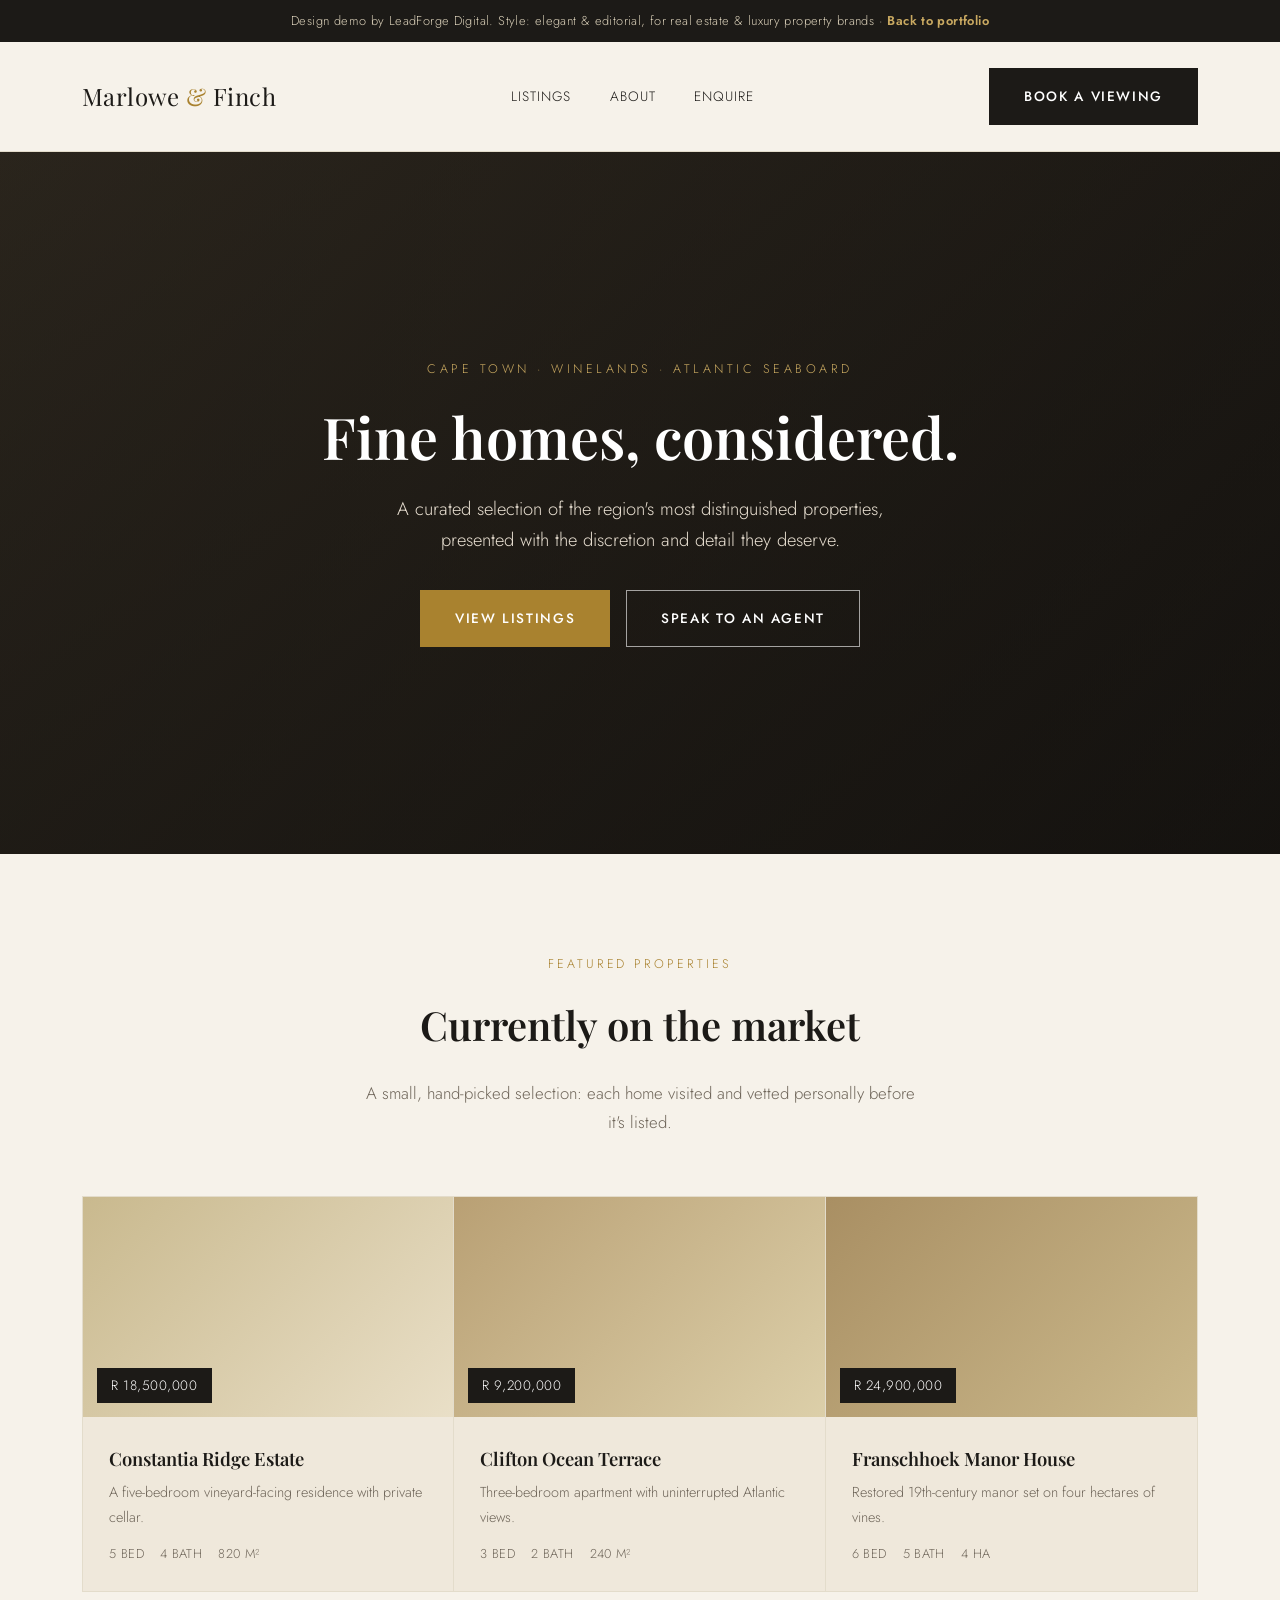
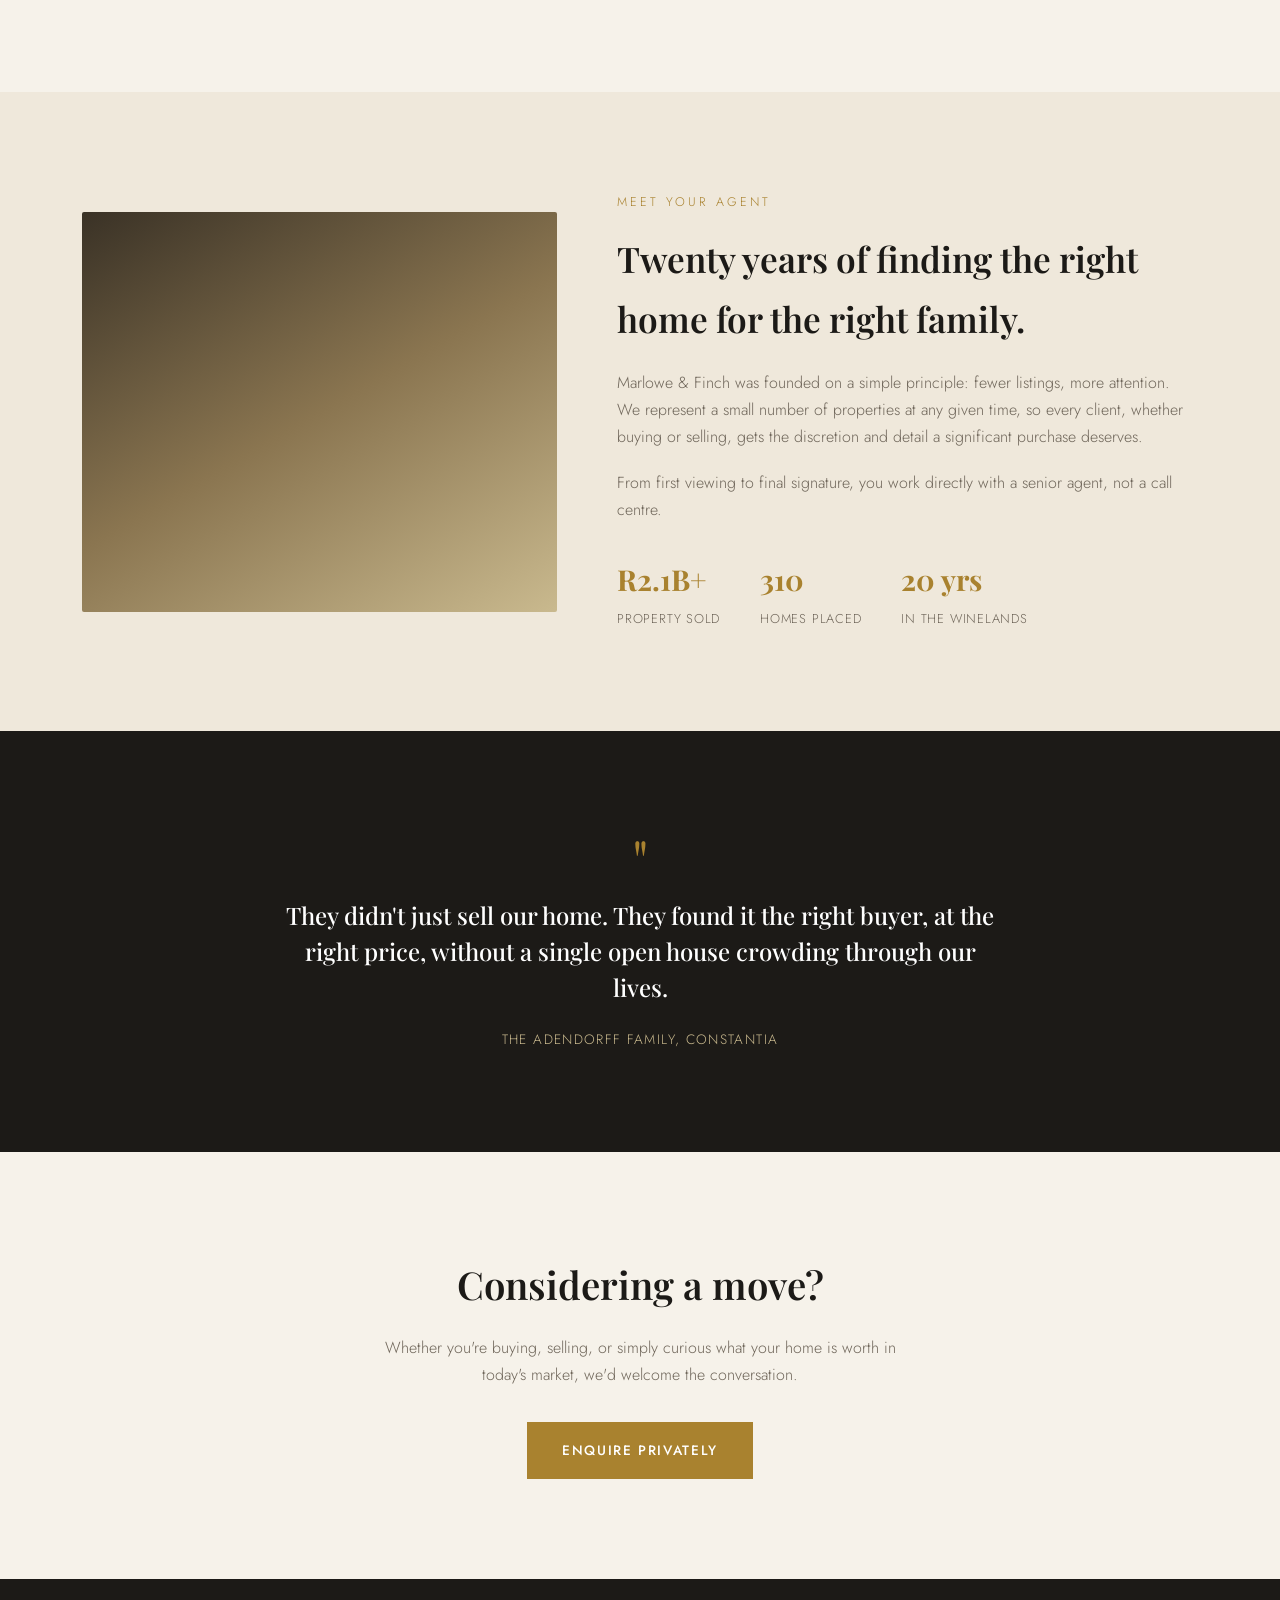
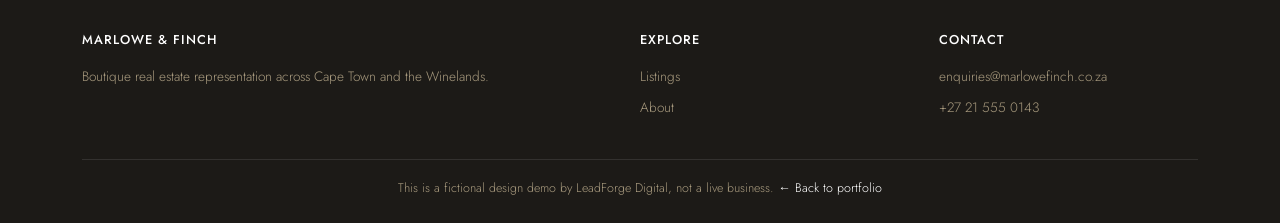
<file: demo-real-estate.html>
<!DOCTYPE html>
<html lang="en">
<head>
<meta charset="UTF-8">
<meta name="viewport" content="width=device-width, initial-scale=1.0">
<title>Marlowe & Finch Properties | Fine Homes, Considered</title>
<meta name="description" content="Design demo by LeadForge Digital: an elegant, editorial landing page style for real estate and luxury property brands.">
<meta name="robots" content="noindex, nofollow">
<link rel="preconnect" href="https://fonts.googleapis.com">
<link rel="preconnect" href="https://fonts.gstatic.com" crossorigin>
<link href="https://fonts.googleapis.com/css2?family=Playfair+Display:wght@500;600;700&family=Jost:wght@300;400;500;600&display=swap" rel="stylesheet">
<style>
  :root{
    --cream:#f6f2ea; --cream-deep:#efe8db; --charcoal:#1c1a17; --gold:#a9822f; --gold-light:#c9a961;
    --muted:#6f665a; --line:#e3dccb;
  }
  *{margin:0;padding:0;box-sizing:border-box;}
  html{scroll-behavior:smooth;}
  body{font-family:'Jost',sans-serif;color:var(--charcoal);background:var(--cream);line-height:1.7;font-weight:300;}
  h1,h2,h3,h4{font-family:'Playfair Display',serif;font-weight:600;color:var(--charcoal);}
  a{color:inherit;text-decoration:none;}
  ul{list-style:none;}
  .container{max-width:1180px;margin:0 auto;padding:0 32px;}
  .btn{display:inline-block;padding:16px 34px;font-size:.85rem;letter-spacing:.12em;text-transform:uppercase;font-weight:500;cursor:pointer;transition:all .3s ease;}
  .btn-gold{background:var(--gold);color:#fff;border:1px solid var(--gold);}
  .btn-gold:hover{background:transparent;color:var(--gold);}
  .btn-line{background:transparent;color:#fff;border:1px solid rgba(255,255,255,.6);}
  .btn-line:hover{border-color:#fff;background:rgba(255,255,255,.08);}
  .btn-dark{background:var(--charcoal);color:#fff;border:1px solid var(--charcoal);}
  .btn-dark:hover{background:transparent;color:var(--charcoal);}

  .demo-badge{background:var(--charcoal);color:#d9cfb8;text-align:center;font-size:.8rem;padding:10px 16px;letter-spacing:.03em;}
  .demo-badge a{color:var(--gold-light);font-weight:600;}

  header.site{background:var(--cream);padding:26px 0;border-bottom:1px solid var(--line);}
  .nav-wrap{display:flex;justify-content:space-between;align-items:center;}
  .brand{font-family:'Playfair Display',serif;font-size:1.5rem;letter-spacing:.02em;}
  .brand span{color:var(--gold);}
  .nav-links{display:flex;gap:38px;font-size:.85rem;letter-spacing:.08em;text-transform:uppercase;}
  .nav-links a{border-bottom:1px solid transparent;padding-bottom:4px;transition:border-color .2s ease;}
  .nav-links a:hover{border-color:var(--gold);}

  .hero{background:linear-gradient(rgba(20,18,15,.42),rgba(20,18,15,.58)),linear-gradient(135deg,#3a3226,#161310);min-height:78vh;display:flex;align-items:center;color:#fff;text-align:center;position:relative;}
  .hero .container{max-width:820px;}
  .hero .eyebrow{letter-spacing:.28em;text-transform:uppercase;font-size:.78rem;color:var(--gold-light);margin-bottom:22px;}
  .hero h1{font-size:clamp(2.2rem,5vw,3.6rem);line-height:1.2;margin-bottom:22px;color:#fff;}
  .hero p{font-size:1.15rem;color:#e7ded0;max-width:560px;margin:0 auto 34px;font-weight:300;}
  .hero-ctas{display:flex;gap:16px;justify-content:center;flex-wrap:wrap;}

  section{padding:100px 0;}
  .section-eyebrow{text-align:center;letter-spacing:.24em;text-transform:uppercase;font-size:.78rem;color:var(--gold);margin-bottom:16px;}
  .section-title{text-align:center;font-size:clamp(1.7rem,3.5vw,2.5rem);margin-bottom:20px;}
  .section-sub{text-align:center;color:var(--muted);max-width:560px;margin:0 auto 60px;font-size:1.05rem;}

  .listings{display:grid;grid-template-columns:repeat(3,1fr);gap:0;border:1px solid var(--line);}
  .listing{background:var(--cream-deep);padding:0;border-right:1px solid var(--line);}
  .listing:last-child{border-right:none;}
  .listing-img{height:220px;background:linear-gradient(135deg,#d8cba9,#efe6d2);position:relative;}
  .listing-img.a{background:linear-gradient(135deg,#c9b98e,#e9dfc7);}
  .listing-img.b{background:linear-gradient(135deg,#b9a074,#dccfa9);}
  .listing-img.c{background:linear-gradient(135deg,#a98f63,#cbb98c);}
  .listing-price{position:absolute;bottom:14px;left:14px;background:var(--charcoal);color:#fff;font-size:.85rem;padding:6px 14px;letter-spacing:.04em;}
  .listing-body{padding:26px;}
  .listing-body h3{font-size:1.15rem;margin-bottom:6px;}
  .listing-body p{color:var(--muted);font-size:.9rem;margin-bottom:14px;}
  .listing-meta{display:flex;gap:16px;font-size:.8rem;color:var(--muted);letter-spacing:.03em;text-transform:uppercase;}

  .about{background:var(--cream-deep);}
  .about-grid{display:grid;grid-template-columns:.9fr 1.1fr;gap:60px;align-items:center;}
  .about-portrait{height:400px;background:linear-gradient(150deg,#3a3226,#8a7550,#c9b98e);border-radius:2px;}
  .about h2{font-size:clamp(1.6rem,3vw,2.2rem);margin-bottom:20px;}
  .about p{color:var(--muted);margin-bottom:18px;}
  .stat-row{display:flex;gap:40px;margin-top:32px;}
  .stat-row div b{font-family:'Playfair Display',serif;font-size:1.8rem;display:block;color:var(--gold);}
  .stat-row div span{font-size:.8rem;color:var(--muted);letter-spacing:.06em;text-transform:uppercase;}

  .quote-section{text-align:center;background:var(--charcoal);color:#fff;}
  .quote-section .mark{font-family:'Playfair Display',serif;font-size:3.5rem;color:var(--gold);line-height:1;margin-bottom:10px;}
  .quote-section p{font-family:'Playfair Display',serif;font-size:1.5rem;max-width:720px;margin:0 auto 20px;font-weight:500;line-height:1.5;}
  .quote-section span{color:#c9b98e;font-size:.85rem;letter-spacing:.1em;text-transform:uppercase;}

  .cta-final{text-align:center;}
  .cta-final h2{font-size:clamp(1.7rem,3.5vw,2.4rem);margin-bottom:16px;}
  .cta-final p{color:var(--muted);margin-bottom:34px;max-width:520px;margin-left:auto;margin-right:auto;}

  footer{background:var(--charcoal);color:#a99b7f;padding:50px 0 24px;font-size:.85rem;}
  .foot-grid{display:grid;grid-template-columns:2fr 1fr 1fr;gap:40px;margin-bottom:32px;}
  footer h4{color:#fff;font-family:'Jost',sans-serif;font-weight:500;letter-spacing:.08em;text-transform:uppercase;font-size:.8rem;margin-bottom:14px;}
  footer li{margin-bottom:8px;}
  footer a:hover{color:#fff;}
  .foot-bottom{border-top:1px solid rgba(255,255,255,.1);padding-top:18px;text-align:center;font-size:.78rem;}

  @media (max-width:900px){
    .listings{grid-template-columns:1fr;}
    .listing{border-right:none;border-bottom:1px solid var(--line);}
    .about-grid{grid-template-columns:1fr;}
    .foot-grid{grid-template-columns:1fr;}
    .nav-links{display:none;}
  }
</style>
</head>
<body>

  <div class="demo-badge">Design demo by LeadForge Digital. Style: elegant &amp; editorial, for real estate &amp; luxury property brands · <a href="portfolio.html">Back to portfolio</a></div>

  <header class="site">
    <div class="container nav-wrap">
      <div class="brand">Marlowe <span>&amp;</span> Finch</div>
      <ul class="nav-links">
        <li><a href="#listings">Listings</a></li>
        <li><a href="#about">About</a></li>
        <li><a href="#contact">Enquire</a></li>
      </ul>
      <a href="#contact" class="btn btn-dark">Book a Viewing</a>
    </div>
  </header>

  <section class="hero">
    <div class="container">
      <div class="eyebrow">Cape Town · Winelands · Atlantic Seaboard</div>
      <h1>Fine homes, considered.</h1>
      <p>A curated selection of the region's most distinguished properties, presented with the discretion and detail they deserve.</p>
      <div class="hero-ctas">
        <a href="#listings" class="btn btn-gold">View Listings</a>
        <a href="#contact" class="btn btn-line">Speak to an Agent</a>
      </div>
    </div>
  </section>

  <section id="listings">
    <div class="container">
      <div class="section-eyebrow">Featured Properties</div>
      <h2 class="section-title">Currently on the market</h2>
      <p class="section-sub">A small, hand-picked selection: each home visited and vetted personally before it's listed.</p>
      <div class="listings">
        <div class="listing">
          <div class="listing-img a"><span class="listing-price">R 18,500,000</span></div>
          <div class="listing-body">
            <h3>Constantia Ridge Estate</h3>
            <p>A five-bedroom vineyard-facing residence with private cellar.</p>
            <div class="listing-meta"><span>5 bed</span><span>4 bath</span><span>820 m²</span></div>
          </div>
        </div>
        <div class="listing">
          <div class="listing-img b"><span class="listing-price">R 9,200,000</span></div>
          <div class="listing-body">
            <h3>Clifton Ocean Terrace</h3>
            <p>Three-bedroom apartment with uninterrupted Atlantic views.</p>
            <div class="listing-meta"><span>3 bed</span><span>2 bath</span><span>240 m²</span></div>
          </div>
        </div>
        <div class="listing">
          <div class="listing-img c"><span class="listing-price">R 24,900,000</span></div>
          <div class="listing-body">
            <h3>Franschhoek Manor House</h3>
            <p>Restored 19th-century manor set on four hectares of vines.</p>
            <div class="listing-meta"><span>6 bed</span><span>5 bath</span><span>4 ha</span></div>
          </div>
        </div>
      </div>
    </div>
  </section>

  <section class="about" id="about">
    <div class="container about-grid">
      <div class="about-portrait"></div>
      <div>
        <div class="section-eyebrow" style="text-align:left;">Meet Your Agent</div>
        <h2>Twenty years of finding the right home for the right family.</h2>
        <p>Marlowe &amp; Finch was founded on a simple principle: fewer listings, more attention. We represent a small number of properties at any given time, so every client, whether buying or selling, gets the discretion and detail a significant purchase deserves.</p>
        <p>From first viewing to final signature, you work directly with a senior agent, not a call centre.</p>
        <div class="stat-row">
          <div><b>R2.1B+</b><span>Property Sold</span></div>
          <div><b>310</b><span>Homes Placed</span></div>
          <div><b>20 yrs</b><span>In the Winelands</span></div>
        </div>
      </div>
    </div>
  </section>

  <section class="quote-section">
    <div class="container">
      <div class="mark">"</div>
      <p>They didn't just sell our home. They found it the right buyer, at the right price, without a single open house crowding through our lives.</p>
      <span>The Adendorff Family, Constantia</span>
    </div>
  </section>

  <section class="cta-final" id="contact">
    <div class="container">
      <h2>Considering a move?</h2>
      <p>Whether you're buying, selling, or simply curious what your home is worth in today's market, we'd welcome the conversation.</p>
      <a href="#" class="btn btn-gold">Enquire Privately</a>
    </div>
  </section>

  <footer>
    <div class="container">
      <div class="foot-grid">
        <div>
          <h4>Marlowe &amp; Finch</h4>
          <p>Boutique real estate representation across Cape Town and the Winelands.</p>
        </div>
        <div>
          <h4>Explore</h4>
          <ul><li><a href="#listings">Listings</a></li><li><a href="#about">About</a></li></ul>
        </div>
        <div>
          <h4>Contact</h4>
          <ul><li><a href="#">enquiries@marlowefinch.co.za</a></li><li><a href="#">+27 21 555 0143</a></li></ul>
        </div>
      </div>
      <div class="foot-bottom">This is a fictional design demo by LeadForge Digital, not a live business. <a href="portfolio.html" style="color:#fff;">← Back to portfolio</a></div>
    </div>
  </footer>

</body>
</html>
</file>
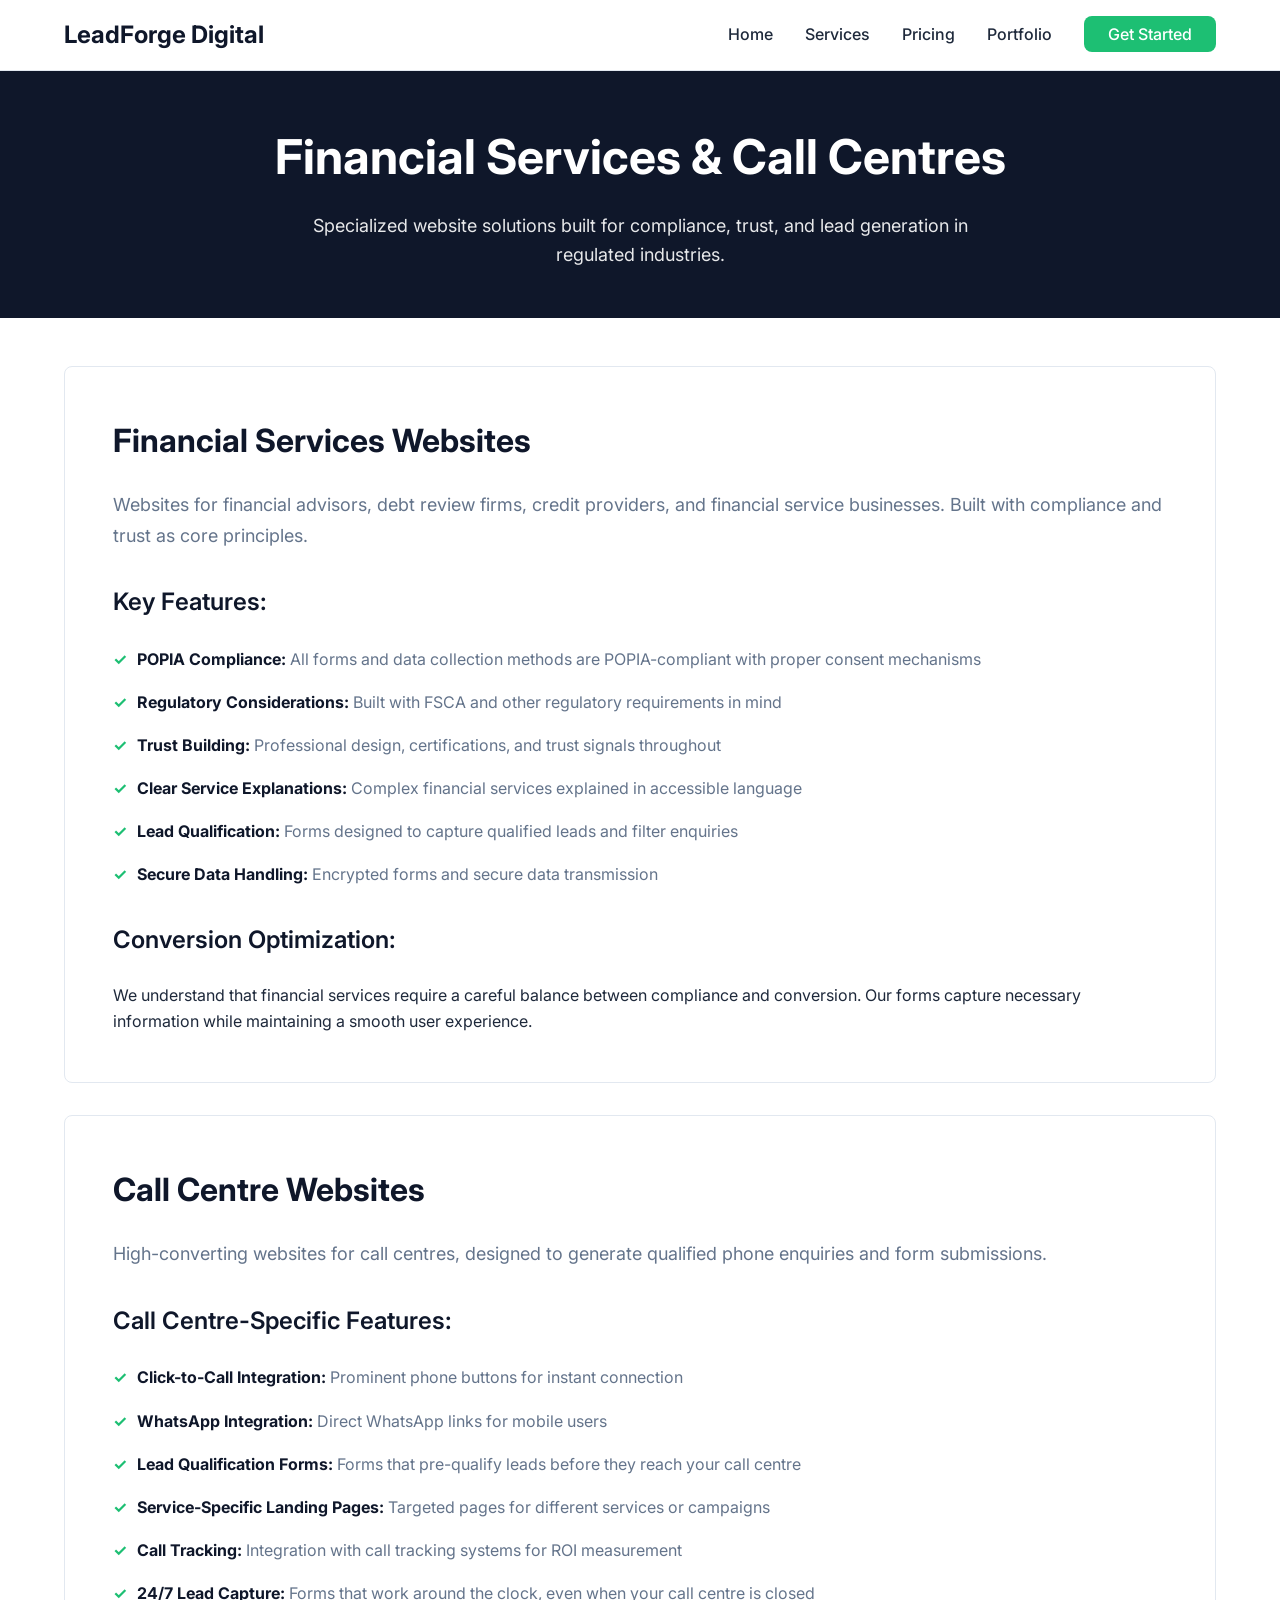
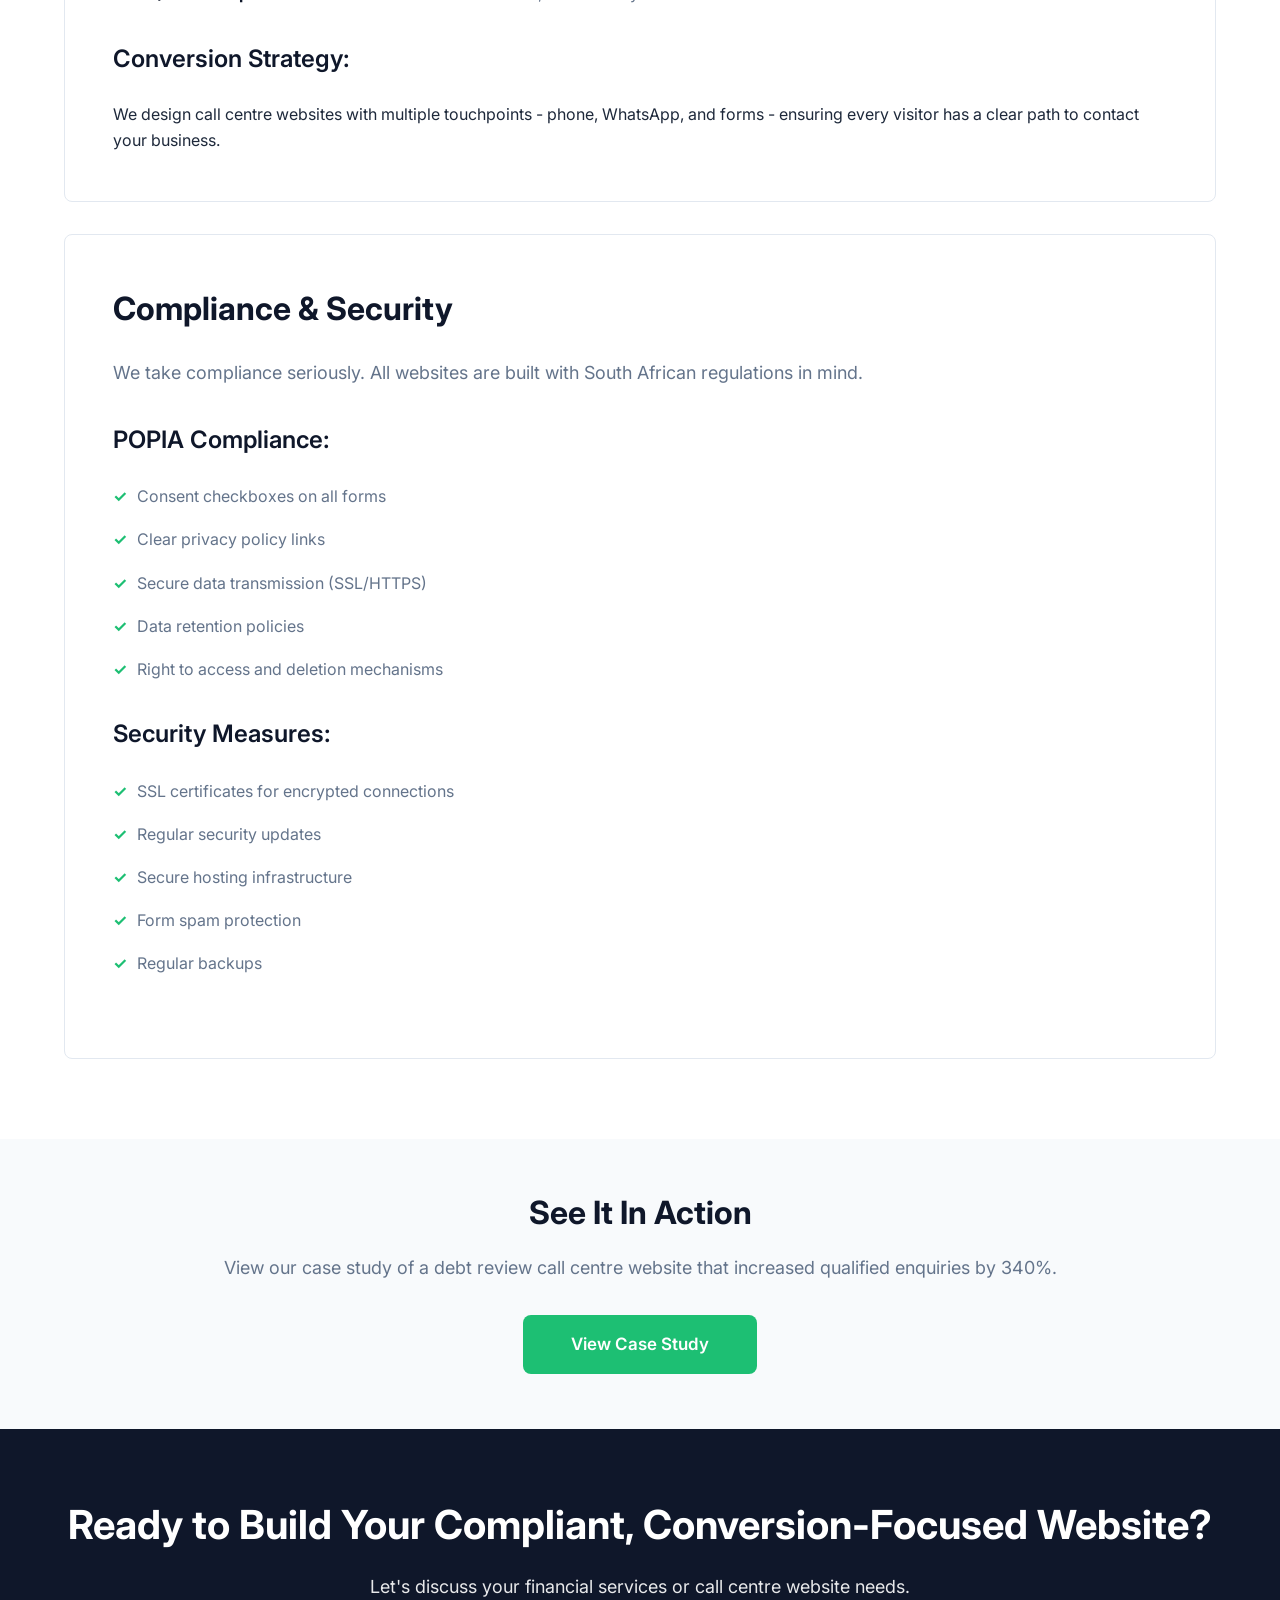
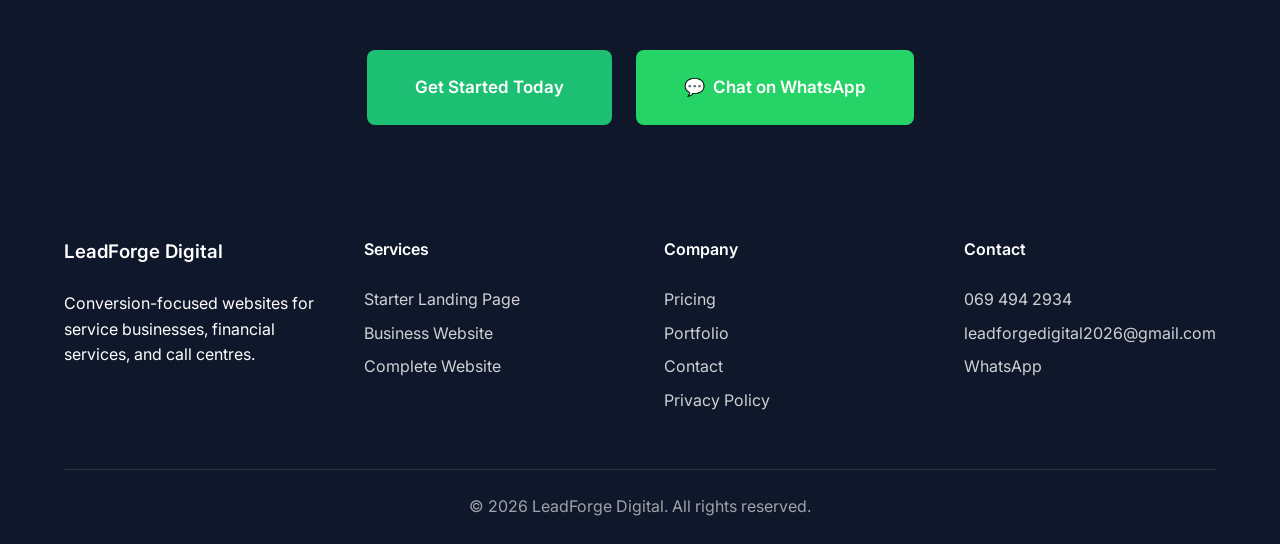
<file: financial-services.html>
<!DOCTYPE html>
<html lang="en">
<head>
    <meta charset="UTF-8">
    <meta name="viewport" content="width=device-width, initial-scale=1.0">
    <meta name="description" content="Specialized website solutions for financial services and call centres - POPIA compliant, conversion-focused websites.">
    <title>Financial Services & Call Centres - LeadForge Digital</title>
    <link rel="icon" type="image/svg+xml" href="favicon.svg">
    <link rel="alternate icon" href="favicon.ico">
    <link rel="stylesheet" href="css/styles.css">
    <link rel="preconnect" href="https://fonts.googleapis.com">
    <link rel="preconnect" href="https://fonts.gstatic.com" crossorigin>
    <link href="https://fonts.googleapis.com/css2?family=Inter:wght@400;500;600;700&display=swap" rel="stylesheet">
</head>
<body>
    <!-- Navigation -->
    <nav class="navbar" id="navbar">
        <div class="container">
            <div class="nav-wrapper">
                <a href="index.html" class="logo">LeadForge Digital</a>
                <button class="mobile-menu-toggle" id="mobileMenuToggle" aria-label="Toggle menu">
                    <span></span>
                    <span></span>
                    <span></span>
                </button>
                <ul class="nav-menu" id="navMenu">
                    <li><a href="index.html">Home</a></li>
                    <li><a href="services.html">Services</a></li>
                    <li><a href="pricing.html">Pricing</a></li>
                    <li><a href="portfolio.html">Portfolio</a></li>
                    <li><a href="contact.html" class="nav-cta">Get Started</a></li>
                </ul>
            </div>
        </div>
    </nav>

    <!-- Page Header -->
    <section class="page-header">
        <div class="container">
            <h1>Financial Services & Call Centres</h1>
            <p>Specialized website solutions built for compliance, trust, and lead generation in regulated industries.</p>
        </div>
    </section>

    <!-- Financial Services Section -->
    <section class="service-details">
        <div class="container">
            <div class="service-detail-card">
                <div class="service-detail-content">
                    <h2>Financial Services Websites</h2>
                    <p class="service-intro">Websites for financial advisors, debt review firms, credit providers, and financial service businesses. Built with compliance and trust as core principles.</p>
                    
                    <h3>Key Features:</h3>
                    <ul class="service-features">
                        <li><strong>POPIA Compliance:</strong> All forms and data collection methods are POPIA-compliant with proper consent mechanisms</li>
                        <li><strong>Regulatory Considerations:</strong> Built with FSCA and other regulatory requirements in mind</li>
                        <li><strong>Trust Building:</strong> Professional design, certifications, and trust signals throughout</li>
                        <li><strong>Clear Service Explanations:</strong> Complex financial services explained in accessible language</li>
                        <li><strong>Lead Qualification:</strong> Forms designed to capture qualified leads and filter enquiries</li>
                        <li><strong>Secure Data Handling:</strong> Encrypted forms and secure data transmission</li>
                    </ul>

                    <h3>Conversion Optimization:</h3>
                    <p>We understand that financial services require a careful balance between compliance and conversion. Our forms capture necessary information while maintaining a smooth user experience.</p>
                </div>
            </div>

            <!-- Call Centres Section -->
            <div class="service-detail-card">
                <div class="service-detail-content">
                    <h2>Call Centre Websites</h2>
                    <p class="service-intro">High-converting websites for call centres, designed to generate qualified phone enquiries and form submissions.</p>
                    
                    <h3>Call Centre-Specific Features:</h3>
                    <ul class="service-features">
                        <li><strong>Click-to-Call Integration:</strong> Prominent phone buttons for instant connection</li>
                        <li><strong>WhatsApp Integration:</strong> Direct WhatsApp links for mobile users</li>
                        <li><strong>Lead Qualification Forms:</strong> Forms that pre-qualify leads before they reach your call centre</li>
                        <li><strong>Service-Specific Landing Pages:</strong> Targeted pages for different services or campaigns</li>
                        <li><strong>Call Tracking:</strong> Integration with call tracking systems for ROI measurement</li>
                        <li><strong>24/7 Lead Capture:</strong> Forms that work around the clock, even when your call centre is closed</li>
                    </ul>

                    <h3>Conversion Strategy:</h3>
                    <p>We design call centre websites with multiple touchpoints - phone, WhatsApp, and forms - ensuring every visitor has a clear path to contact your business.</p>
                </div>
            </div>

            <!-- Compliance Section -->
            <div class="service-detail-card">
                <div class="service-detail-content">
                    <h2>Compliance & Security</h2>
                    <p class="service-intro">We take compliance seriously. All websites are built with South African regulations in mind.</p>
                    
                    <h3>POPIA Compliance:</h3>
                    <ul class="service-features">
                        <li>Consent checkboxes on all forms</li>
                        <li>Clear privacy policy links</li>
                        <li>Secure data transmission (SSL/HTTPS)</li>
                        <li>Data retention policies</li>
                        <li>Right to access and deletion mechanisms</li>
                    </ul>

                    <h3>Security Measures:</h3>
                    <ul class="service-features">
                        <li>SSL certificates for encrypted connections</li>
                        <li>Regular security updates</li>
                        <li>Secure hosting infrastructure</li>
                        <li>Form spam protection</li>
                        <li>Regular backups</li>
                    </ul>
                </div>
            </div>
        </div>
    </section>

    <!-- Case Study Link -->
    <section class="case-study-link">
        <div class="container">
            <div class="case-study-link-content">
                <h2>See It In Action</h2>
                <p>View our case study of a debt review call centre website that increased qualified enquiries by 340%.</p>
                <a href="portfolio.html" class="btn btn-primary">View Case Study</a>
            </div>
        </div>
    </section>

    <!-- CTA Section -->
    <section class="final-cta">
        <div class="container">
            <div class="cta-content">
                <h2>Ready to Build Your Compliant, Conversion-Focused Website?</h2>
                <p>Let's discuss your financial services or call centre website needs.</p>
                <div class="cta-actions">
                    <a href="contact.html" class="btn btn-primary">Get Started Today</a>
                    <a href="https://wa.me/27694942934" class="btn btn-whatsapp" target="_blank" rel="noopener">
                        <span>💬</span> Chat on WhatsApp
                    </a>
                </div>
            </div>
        </div>
    </section>

    <!-- Footer -->
    <footer class="footer">
        <div class="container">
            <div class="footer-content">
                <div class="footer-section">
                    <h3>LeadForge Digital</h3>
                    <p>Conversion-focused websites for service businesses, financial services, and call centres.</p>
                </div>
                <div class="footer-section">
                    <h4>Services</h4>
                    <ul>
                        <li><a href="services.html">Starter Landing Page</a></li>
                        <li><a href="services.html">Business Website</a></li>
                        <li><a href="financial-services.html">Complete Website</a></li>
                    </ul>
                </div>
                <div class="footer-section">
                    <h4>Company</h4>
                    <ul>
                        <li><a href="pricing.html">Pricing</a></li>
                        <li><a href="portfolio.html">Portfolio</a></li>
                        <li><a href="contact.html">Contact</a></li>
                        <li><a href="privacy-policy.html">Privacy Policy</a></li>
                    </ul>
                </div>
                <div class="footer-section">
                    <h4>Contact</h4>
                    <ul>
                        <li><a href="tel:+27694942934">069 494 2934</a></li>
                        <li><a href="mailto:leadforgedigital2026@gmail.com">leadforgedigital2026@gmail.com</a></li>
                        <li><a href="https://wa.me/27694942934" target="_blank" rel="noopener">WhatsApp</a></li>
                    </ul>
                </div>
            </div>
            <div class="footer-bottom">
                <p>&copy; 2026 LeadForge Digital. All rights reserved.</p>
            </div>
        </div>
    </footer>

    <script src="js/main.js"></script>
</body>
</html>
</file>
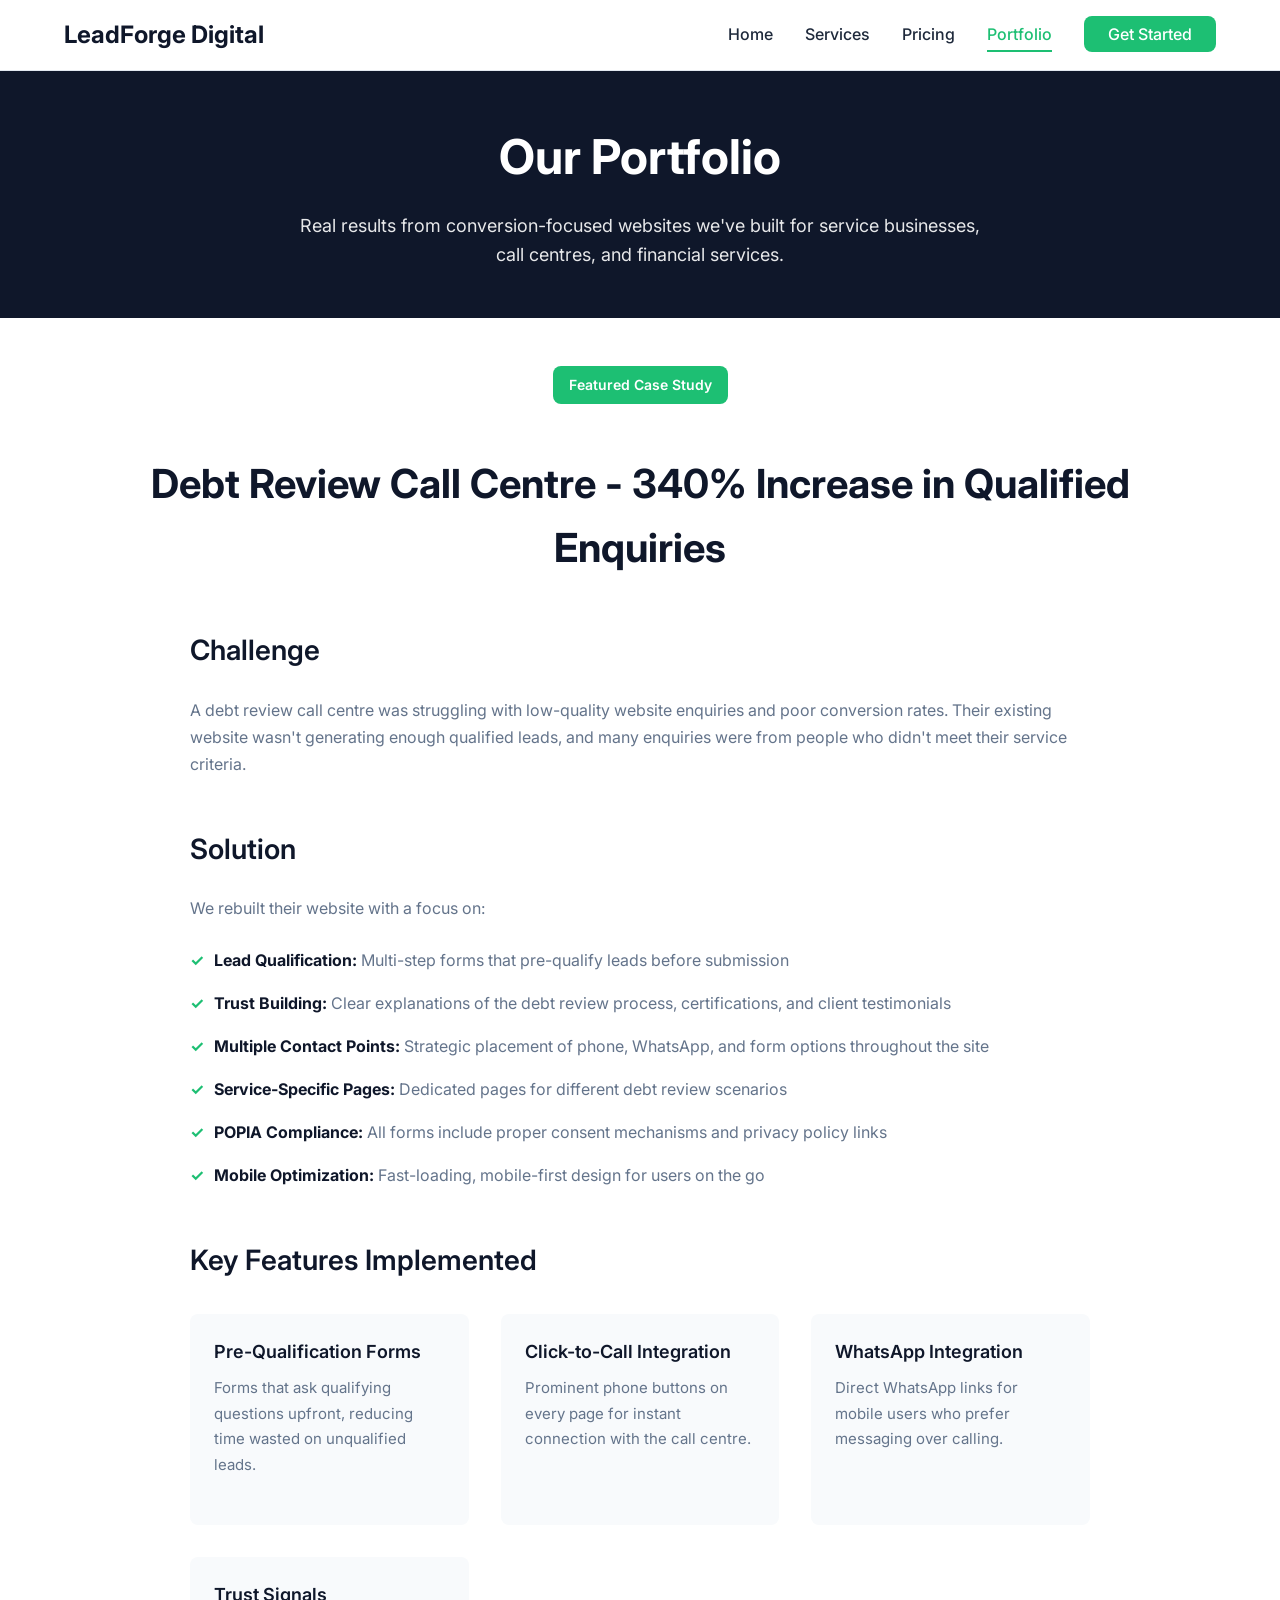
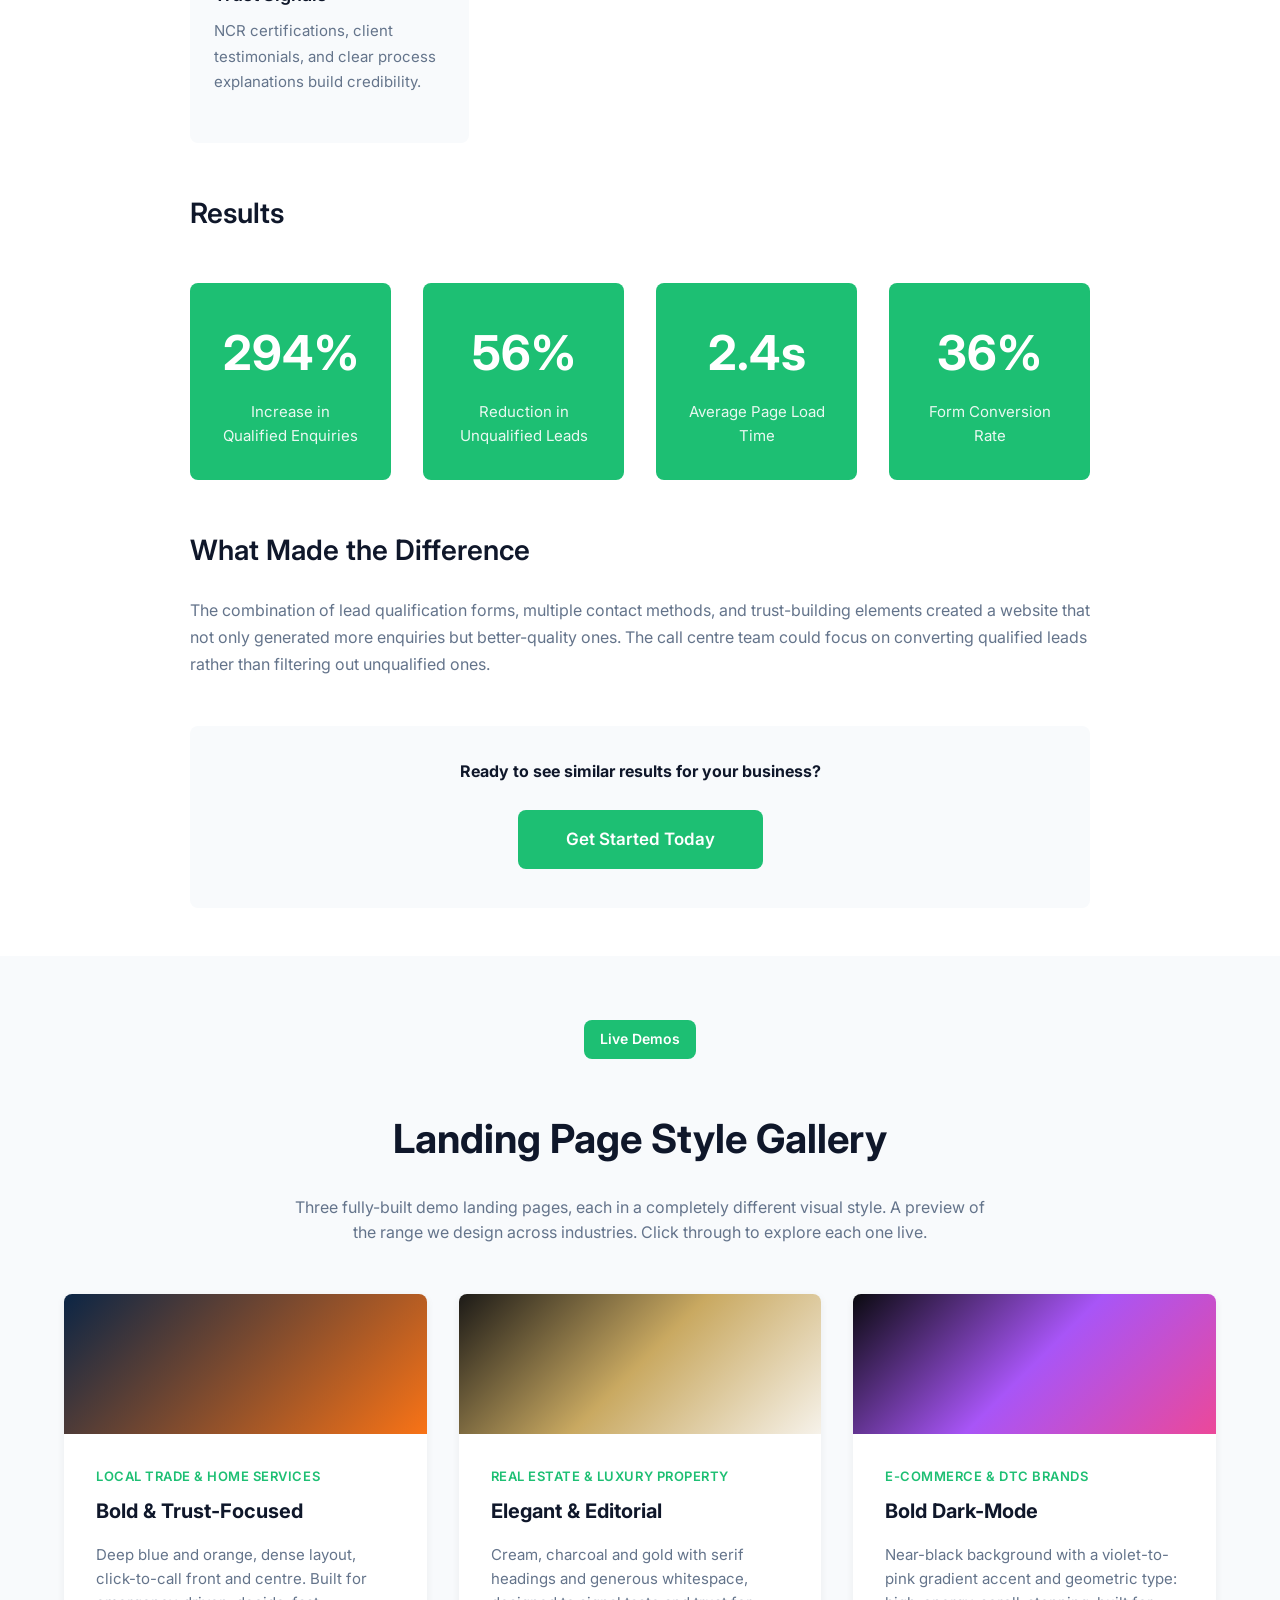
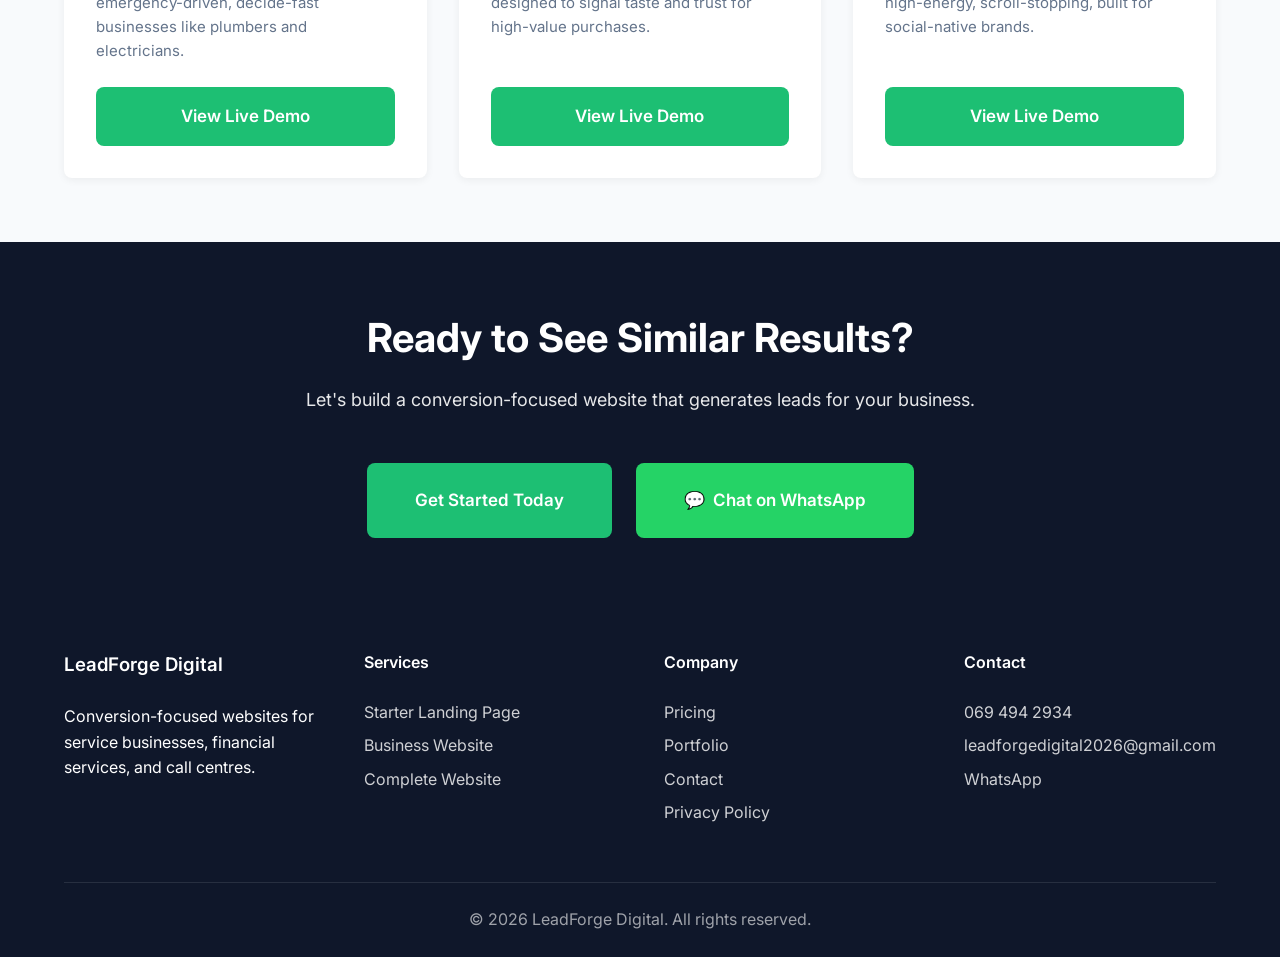
<file: portfolio.html>
<!DOCTYPE html>
<html lang="en">
<head>
    <meta charset="UTF-8">
    <meta name="viewport" content="width=device-width, initial-scale=1.0">
    <meta name="description" content="LeadForge Digital portfolio - Case studies of conversion-focused websites for service businesses, call centres, and financial services.">
    <title>Portfolio - LeadForge Digital</title>
    <link rel="icon" type="image/svg+xml" href="favicon.svg">
    <link rel="alternate icon" href="favicon.ico">
    <link rel="stylesheet" href="css/styles.css">
    <link rel="preconnect" href="https://fonts.googleapis.com">
    <link rel="preconnect" href="https://fonts.gstatic.com" crossorigin>
    <link href="https://fonts.googleapis.com/css2?family=Inter:wght@400;500;600;700&display=swap" rel="stylesheet">
</head>
<body>
    <!-- Navigation -->
    <nav class="navbar" id="navbar">
        <div class="container">
            <div class="nav-wrapper">
                <a href="index.html" class="logo">LeadForge Digital</a>
                <button class="mobile-menu-toggle" id="mobileMenuToggle" aria-label="Toggle menu">
                    <span></span>
                    <span></span>
                    <span></span>
                </button>
                <ul class="nav-menu" id="navMenu">
                    <li><a href="index.html">Home</a></li>
                    <li><a href="services.html">Services</a></li>
                    <li><a href="pricing.html">Pricing</a></li>
                    <li><a href="portfolio.html" class="active">Portfolio</a></li>
                    <li><a href="contact.html" class="nav-cta">Get Started</a></li>
                </ul>
            </div>
        </div>
    </nav>

    <!-- Page Header -->
    <section class="page-header">
        <div class="container">
            <h1>Our Portfolio</h1>
            <p>Real results from conversion-focused websites we've built for service businesses, call centres, and financial services.</p>
        </div>
    </section>

    <!-- Case Study: Debt Review Call Centre -->
    <section class="case-study-full">
        <div class="container">
            <div class="case-study-header">
                <span class="case-study-label">Featured Case Study</span>
                <h2>Debt Review Call Centre - 340% Increase in Qualified Enquiries</h2>
            </div>

            <div class="case-study-body">
                <div class="case-study-overview">
                    <h3>Challenge</h3>
                    <p>A debt review call centre was struggling with low-quality website enquiries and poor conversion rates. Their existing website wasn't generating enough qualified leads, and many enquiries were from people who didn't meet their service criteria.</p>

                    <h3>Solution</h3>
                    <p>We rebuilt their website with a focus on:</p>
                    <ul class="service-features">
                        <li><strong>Lead Qualification:</strong> Multi-step forms that pre-qualify leads before submission</li>
                        <li><strong>Trust Building:</strong> Clear explanations of the debt review process, certifications, and client testimonials</li>
                        <li><strong>Multiple Contact Points:</strong> Strategic placement of phone, WhatsApp, and form options throughout the site</li>
                        <li><strong>Service-Specific Pages:</strong> Dedicated pages for different debt review scenarios</li>
                        <li><strong>POPIA Compliance:</strong> All forms include proper consent mechanisms and privacy policy links</li>
                        <li><strong>Mobile Optimization:</strong> Fast-loading, mobile-first design for users on the go</li>
                    </ul>

                    <h3>Key Features Implemented</h3>
                    <div class="case-study-features">
                        <div class="case-feature-item">
                            <h4>Pre-Qualification Forms</h4>
                            <p>Forms that ask qualifying questions upfront, reducing time wasted on unqualified leads.</p>
                        </div>
                        <div class="case-feature-item">
                            <h4>Click-to-Call Integration</h4>
                            <p>Prominent phone buttons on every page for instant connection with the call centre.</p>
                        </div>
                        <div class="case-feature-item">
                            <h4>WhatsApp Integration</h4>
                            <p>Direct WhatsApp links for mobile users who prefer messaging over calling.</p>
                        </div>
                        <div class="case-feature-item">
                            <h4>Trust Signals</h4>
                            <p>NCR certifications, client testimonials, and clear process explanations build credibility.</p>
                        </div>
                    </div>

                    <h3>Results</h3>
                    <div class="results-grid">
                        <div class="result-card">
                            <div class="result-number">340%</div>
                            <div class="result-label">Increase in Qualified Enquiries</div>
                        </div>
                        <div class="result-card">
                            <div class="result-number">65%</div>
                            <div class="result-label">Reduction in Unqualified Leads</div>
                        </div>
                        <div class="result-card">
                            <div class="result-number">2.8s</div>
                            <div class="result-label">Average Page Load Time</div>
                        </div>
                        <div class="result-card">
                            <div class="result-number">42%</div>
                            <div class="result-label">Form Conversion Rate</div>
                        </div>
                    </div>

                    <h3>What Made the Difference</h3>
                    <p>The combination of lead qualification forms, multiple contact methods, and trust-building elements created a website that not only generated more enquiries but better-quality ones. The call centre team could focus on converting qualified leads rather than filtering out unqualified ones.</p>

                    <div class="case-study-cta">
                        <p><strong>Ready to see similar results for your business?</strong></p>
                        <a href="contact.html" class="btn btn-primary">Get Started Today</a>
                    </div>
                </div>
            </div>
        </div>
    </section>

    <!-- Landing Page Style Gallery -->
    <section class="style-gallery">
        <div class="container">
            <div class="case-study-header">
                <span class="case-study-label">Live Demos</span>
                <h2>Landing Page Style Gallery</h2>
                <p style="max-width: 700px; margin: var(--spacing-md) auto 0; color: var(--color-text-light);">Three fully-built demo landing pages, each in a completely different visual style. A preview of the range we design across industries. Click through to explore each one live.</p>
            </div>

            <div class="style-gallery-grid">
                <div class="style-demo-card">
                    <div class="style-demo-preview style-demo-preview--trade"></div>
                    <div class="style-demo-body">
                        <span class="style-demo-tag">Local Trade &amp; Home Services</span>
                        <h3>Bold &amp; Trust-Focused</h3>
                        <p>Deep blue and orange, dense layout, click-to-call front and centre. Built for emergency-driven, decide-fast businesses like plumbers and electricians.</p>
                        <a href="demo-plumbing-electrical.html" target="_blank" rel="noopener" class="btn btn-primary">View Live Demo</a>
                    </div>
                </div>

                <div class="style-demo-card">
                    <div class="style-demo-preview style-demo-preview--realestate"></div>
                    <div class="style-demo-body">
                        <span class="style-demo-tag">Real Estate &amp; Luxury Property</span>
                        <h3>Elegant &amp; Editorial</h3>
                        <p>Cream, charcoal and gold with serif headings and generous whitespace, designed to signal taste and trust for high-value purchases.</p>
                        <a href="demo-real-estate.html" target="_blank" rel="noopener" class="btn btn-primary">View Live Demo</a>
                    </div>
                </div>

                <div class="style-demo-card">
                    <div class="style-demo-preview style-demo-preview--ecommerce"></div>
                    <div class="style-demo-body">
                        <span class="style-demo-tag">E-Commerce &amp; DTC Brands</span>
                        <h3>Bold Dark-Mode</h3>
                        <p>Near-black background with a violet-to-pink gradient accent and geometric type: high-energy, scroll-stopping, built for social-native brands.</p>
                        <a href="demo-ecommerce-brand.html" target="_blank" rel="noopener" class="btn btn-primary">View Live Demo</a>
                    </div>
                </div>
            </div>
        </div>
    </section>

    <!-- CTA Section -->
    <section class="final-cta">
        <div class="container">
            <div class="cta-content">
                <h2>Ready to See Similar Results?</h2>
                <p>Let's build a conversion-focused website that generates leads for your business.</p>
                <div class="cta-actions">
                    <a href="contact.html" class="btn btn-primary">Get Started Today</a>
                    <a href="https://wa.me/27694942934" class="btn btn-whatsapp" target="_blank" rel="noopener">
                        <span>💬</span> Chat on WhatsApp
                    </a>
                </div>
            </div>
        </div>
    </section>

    <!-- Footer -->
    <footer class="footer">
        <div class="container">
            <div class="footer-content">
                <div class="footer-section">
                    <h3>LeadForge Digital</h3>
                    <p>Conversion-focused websites for service businesses, financial services, and call centres.</p>
                </div>
                <div class="footer-section">
                    <h4>Services</h4>
                    <ul>
                        <li><a href="services.html">Starter Landing Page</a></li>
                        <li><a href="services.html">Business Website</a></li>
                        <li><a href="financial-services.html">Complete Website</a></li>
                    </ul>
                </div>
                <div class="footer-section">
                    <h4>Company</h4>
                    <ul>
                        <li><a href="pricing.html">Pricing</a></li>
                        <li><a href="portfolio.html">Portfolio</a></li>
                        <li><a href="contact.html">Contact</a></li>
                        <li><a href="privacy-policy.html">Privacy Policy</a></li>
                    </ul>
                </div>
                <div class="footer-section">
                    <h4>Contact</h4>
                    <ul>
                        <li><a href="tel:+27694942934">069 494 2934</a></li>
                        <li><a href="mailto:leadforgedigital2026@gmail.com">leadforgedigital2026@gmail.com</a></li>
                        <li><a href="https://wa.me/27694942934" target="_blank" rel="noopener">WhatsApp</a></li>
                    </ul>
                </div>
            </div>
            <div class="footer-bottom">
                <p>&copy; 2026 LeadForge Digital. All rights reserved.</p>
            </div>
        </div>
    </footer>

    <script src="js/main.js"></script>
</body>
</html>
</file>
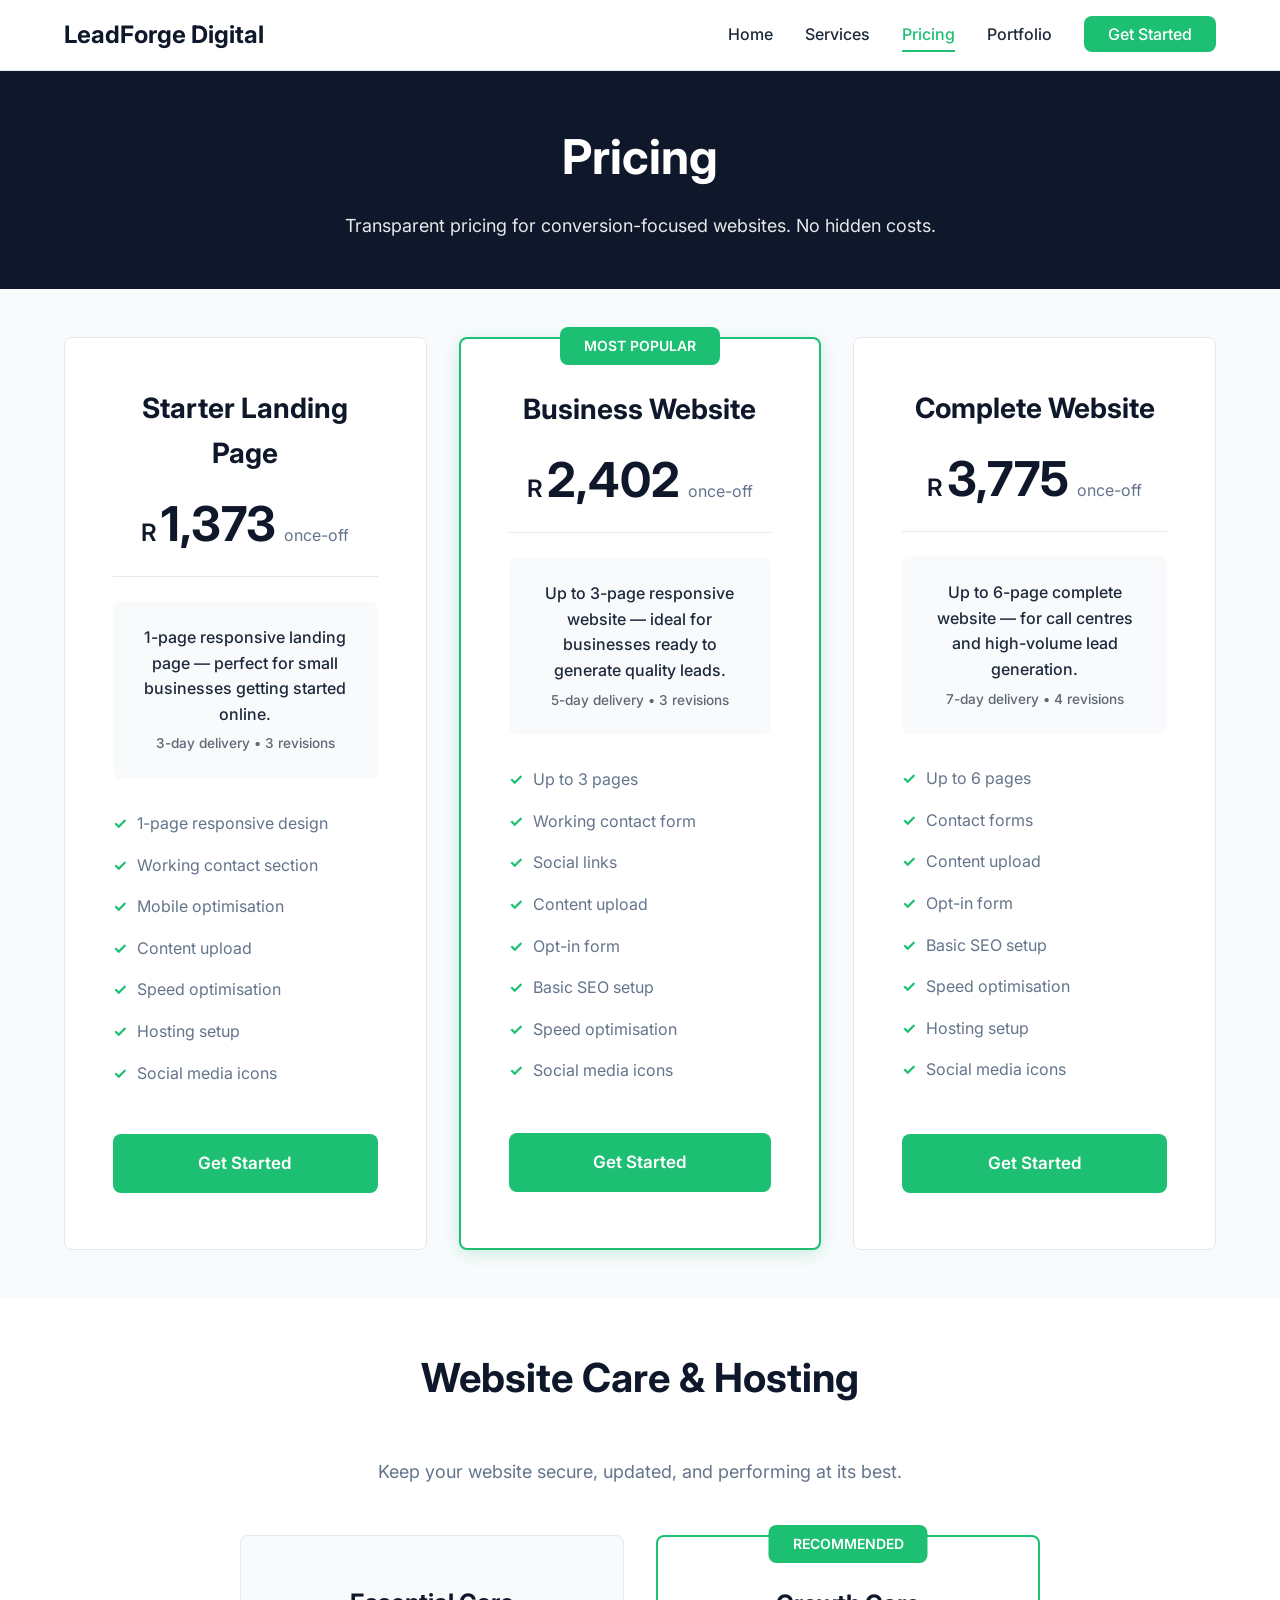
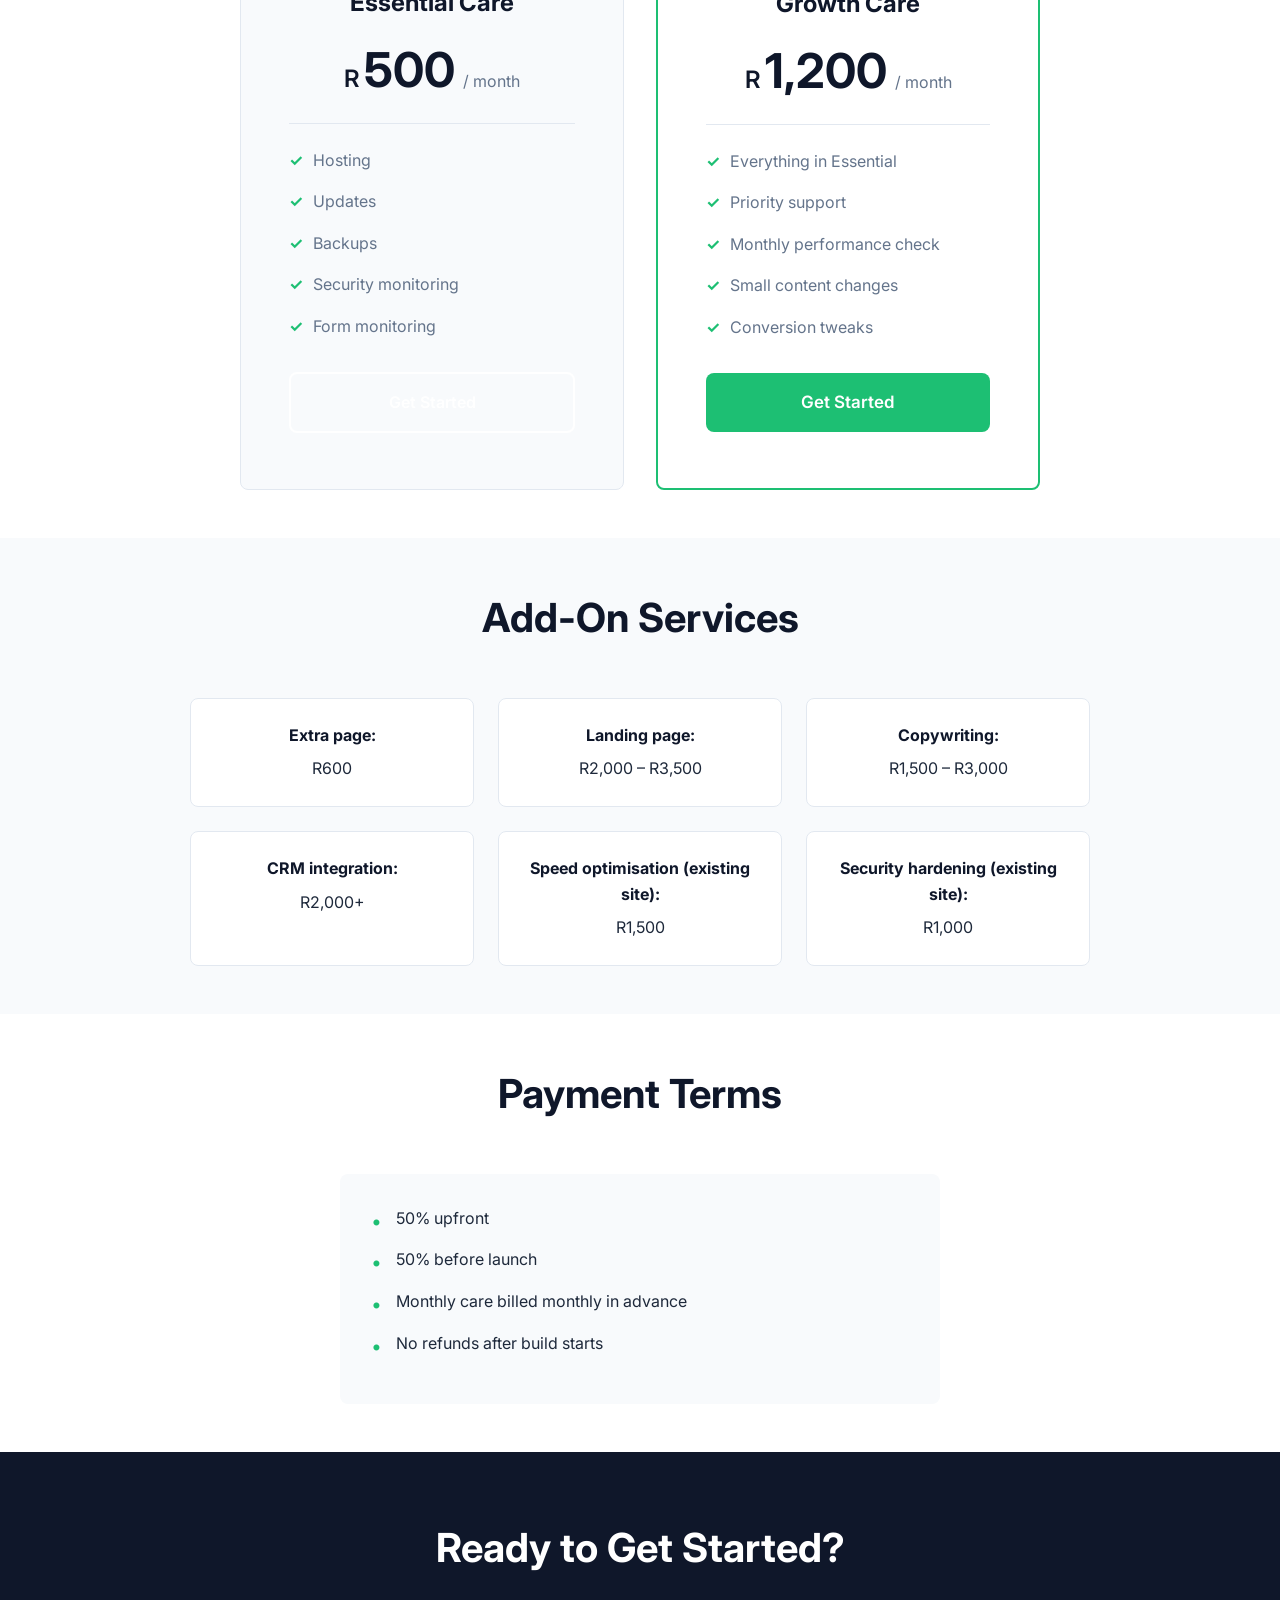
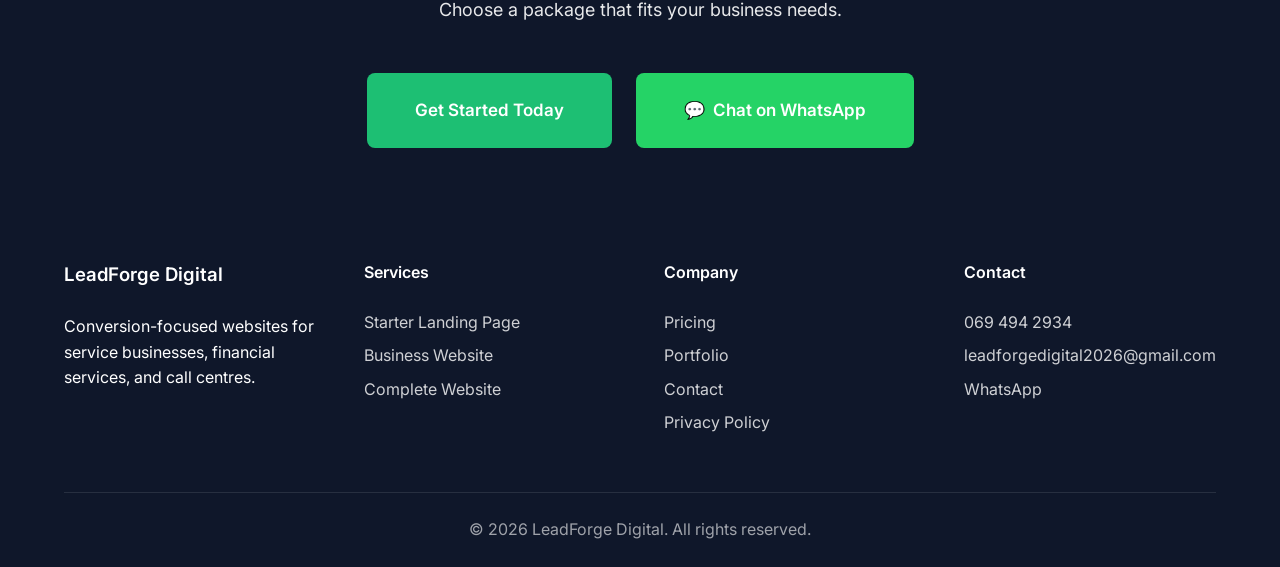
<file: pricing.html>
<!DOCTYPE html>
<html lang="en">
<head>
    <meta charset="UTF-8">
    <meta name="viewport" content="width=device-width, initial-scale=1.0">
    <meta name="description" content="LeadForge Digital pricing - Transparent pricing for conversion-focused websites. Starter Landing Page, Business Website, and Complete Website packages.">
    <title>Pricing - LeadForge Digital</title>
    <link rel="icon" type="image/svg+xml" href="favicon.svg">
    <link rel="alternate icon" href="favicon.ico">
    <link rel="stylesheet" href="css/styles.css">
    <link rel="preconnect" href="https://fonts.googleapis.com">
    <link rel="preconnect" href="https://fonts.gstatic.com" crossorigin>
    <link href="https://fonts.googleapis.com/css2?family=Inter:wght@400;500;600;700&display=swap" rel="stylesheet">
</head>
<body>
    <!-- Navigation -->
    <nav class="navbar" id="navbar">
        <div class="container">
            <div class="nav-wrapper">
                <a href="index.html" class="logo">LeadForge Digital</a>
                <button class="mobile-menu-toggle" id="mobileMenuToggle" aria-label="Toggle menu">
                    <span></span>
                    <span></span>
                    <span></span>
                </button>
                <ul class="nav-menu" id="navMenu">
                    <li><a href="index.html">Home</a></li>
                    <li><a href="services.html">Services</a></li>
                    <li><a href="pricing.html" class="active">Pricing</a></li>
                    <li><a href="portfolio.html">Portfolio</a></li>
                    <li><a href="contact.html" class="nav-cta">Get Started</a></li>
                </ul>
            </div>
        </div>
    </nav>

    <!-- Page Header -->
    <section class="page-header">
        <div class="container">
            <h1>Pricing</h1>
            <p>Transparent pricing for conversion-focused websites. No hidden costs.</p>
        </div>
    </section>

    <!-- Pricing Packages -->
    <section class="pricing-section">
        <div class="container">
            <div class="pricing-grid">
                
                <!-- Starter Landing Page -->
                <div class="pricing-card">
                    <div class="pricing-header">
                        <h2>Starter Landing Page</h2>
                        <div class="pricing-amount">
                            <span class="currency">R</span>
                            <span class="amount">1,373</span>
                            <span class="period">once-off</span>
                        </div>
                    </div>
                    <div class="pricing-who">
                        <p>1-page responsive landing page &mdash; perfect for small businesses getting started online.</p>
                        <p style="font-size: 0.85rem; opacity: 0.7; margin-top: 6px;">3-day delivery &bull; 3 revisions</p>
                    </div>
                    <div class="pricing-features">
                        <ul>
                            <li>1-page responsive design</li>
                            <li>Working contact section</li>
                            <li>Mobile optimisation</li>
                            <li>Content upload</li>
                            <li>Speed optimisation</li>
                            <li>Hosting setup</li>
                            <li>Social media icons</li>
                        </ul>
                    </div>
                    <div class="pricing-cta">
                        <a href="contact.html" class="btn btn-primary">Get Started</a>
                    </div>
                </div>

                <!-- Business Website - Most Popular -->
                <div class="pricing-card featured">
                    <div class="popular-badge">Most Popular</div>
                    <div class="pricing-header">
                        <h2>Business Website</h2>
                        <div class="pricing-amount">
                            <span class="currency">R</span>
                            <span class="amount">2,402</span>
                            <span class="period">once-off</span>
                        </div>
                    </div>
                    <div class="pricing-who">
                        <p>Up to 3-page responsive website &mdash; ideal for businesses ready to generate quality leads.</p>
                        <p style="font-size: 0.85rem; opacity: 0.7; margin-top: 6px;">5-day delivery &bull; 3 revisions</p>
                    </div>
                    <div class="pricing-features">
                        <ul>
                            <li>Up to 3 pages</li>
                            <li>Working contact form</li>
                            <li>Social links</li>
                            <li>Content upload</li>
                            <li>Opt-in form</li>
                            <li>Basic SEO setup</li>
                            <li>Speed optimisation</li>
                            <li>Social media icons</li>
                        </ul>
                    </div>
                    <div class="pricing-cta">
                        <a href="contact.html" class="btn btn-primary">Get Started</a>
                    </div>
                </div>

                <!-- Complete Website -->
                <div class="pricing-card">
                    <div class="pricing-header">
                        <h2>Complete Website</h2>
                        <div class="pricing-amount">
                            <span class="currency">R</span>
                            <span class="amount">3,775</span>
                            <span class="period">once-off</span>
                        </div>
                    </div>
                    <div class="pricing-who">
                        <p>Up to 6-page complete website &mdash; for call centres and high-volume lead generation.</p>
                        <p style="font-size: 0.85rem; opacity: 0.7; margin-top: 6px;">7-day delivery &bull; 4 revisions</p>
                    </div>
                    <div class="pricing-features">
                        <ul>
                            <li>Up to 6 pages</li>
                            <li>Contact forms</li>
                            <li>Content upload</li>
                            <li>Opt-in form</li>
                            <li>Basic SEO setup</li>
                            <li>Speed optimisation</li>
                            <li>Hosting setup</li>
                            <li>Social media icons</li>
                        </ul>
                    </div>
                    <div class="pricing-cta">
                        <a href="contact.html" class="btn btn-primary">Get Started</a>
                    </div>
                </div>

            </div>
        </div>
    </section>

    <!-- Website Care & Hosting -->
    <section class="website-care-pricing">
        <div class="container">
            <h2 class="section-title">Website Care & Hosting</h2>
            <p class="care-intro">Keep your website secure, updated, and performing at its best.</p>
            
            <div class="care-pricing-grid">
                <!-- Essential Care -->
                <div class="care-card">
                    <div class="care-header">
                        <h3>Essential Care</h3>
                        <div class="care-amount">
                            <span class="currency">R</span>
                            <span class="amount">500</span>
                            <span class="period">/ month</span>
                        </div>
                    </div>
                    <ul class="care-features">
                        <li>Hosting</li>
                        <li>Updates</li>
                        <li>Backups</li>
                        <li>Security monitoring</li>
                        <li>Form monitoring</li>
                    </ul>
                    <div class="care-cta">
                        <a href="contact.html" class="btn btn-secondary">Get Started</a>
                    </div>
                </div>

                <!-- Growth Care -->
                <div class="care-card featured">
                    <div class="popular-badge">Recommended</div>
                    <div class="care-header">
                        <h3>Growth Care</h3>
                        <div class="care-amount">
                            <span class="currency">R</span>
                            <span class="amount">1,200</span>
                            <span class="period">/ month</span>
                        </div>
                    </div>
                    <ul class="care-features">
                        <li>Everything in Essential</li>
                        <li>Priority support</li>
                        <li>Monthly performance check</li>
                        <li>Small content changes</li>
                        <li>Conversion tweaks</li>
                    </ul>
                    <div class="care-cta">
                        <a href="contact.html" class="btn btn-primary">Get Started</a>
                    </div>
                </div>
            </div>
        </div>
    </section>

    <!-- Add-Ons Section -->
    <section class="addons-section">
        <div class="container">
            <h2 class="section-title">Add-On Services</h2>
            <div class="addons-grid">
                <div class="addon-item">
                    <strong>Extra page:</strong> R600
                </div>
                <div class="addon-item">
                    <strong>Landing page:</strong> R2,000 – R3,500
                </div>
                <div class="addon-item">
                    <strong>Copywriting:</strong> R1,500 – R3,000
                </div>
                <div class="addon-item">
                    <strong>CRM integration:</strong> R2,000+
                </div>
                <div class="addon-item">
                    <strong>Speed optimisation (existing site):</strong> R1,500
                </div>
                <div class="addon-item">
                    <strong>Security hardening (existing site):</strong> R1,000
                </div>
            </div>
        </div>
    </section>

    <!-- Payment Terms -->
    <section class="payment-terms">
        <div class="container">
            <h2 class="section-title">Payment Terms</h2>
            <div class="terms-content">
                <ul class="terms-list">
                    <li>50% upfront</li>
                    <li>50% before launch</li>
                    <li>Monthly care billed monthly in advance</li>
                    <li>No refunds after build starts</li>
                </ul>
            </div>
        </div>
    </section>

    <!-- CTA Section -->
    <section class="final-cta">
        <div class="container">
            <div class="cta-content">
                <h2>Ready to Get Started?</h2>
                <p>Choose a package that fits your business needs.</p>
                <div class="cta-actions">
                    <a href="contact.html" class="btn btn-primary">Get Started Today</a>
                    <a href="https://wa.me/27694942934" class="btn btn-whatsapp" target="_blank" rel="noopener">
                        <span>💬</span> Chat on WhatsApp
                    </a>
                </div>
            </div>
        </div>
    </section>

    <!-- Footer -->
    <footer class="footer">
        <div class="container">
            <div class="footer-content">
                <div class="footer-section">
                    <h3>LeadForge Digital</h3>
                    <p>Conversion-focused websites for service businesses, financial services, and call centres.</p>
                </div>
                <div class="footer-section">
                    <h4>Services</h4>
                    <ul>
                        <li><a href="services.html">Starter Landing Page</a></li>
                        <li><a href="services.html">Business Website</a></li>
                        <li><a href="financial-services.html">Complete Website</a></li>
                    </ul>
                </div>
                <div class="footer-section">
                    <h4>Company</h4>
                    <ul>
                        <li><a href="pricing.html">Pricing</a></li>
                        <li><a href="portfolio.html">Portfolio</a></li>
                        <li><a href="contact.html">Contact</a></li>
                        <li><a href="privacy-policy.html">Privacy Policy</a></li>
                    </ul>
                </div>
                <div class="footer-section">
                    <h4>Contact</h4>
                    <ul>
                        <li><a href="tel:+27694942934">069 494 2934</a></li>
                        <li><a href="mailto:leadforgedigital2026@gmail.com">leadforgedigital2026@gmail.com</a></li>
                        <li><a href="https://wa.me/27694942934" target="_blank" rel="noopener">WhatsApp</a></li>
                    </ul>
                </div>
            </div>
            <div class="footer-bottom">
                <p>&copy; 2026 LeadForge Digital. All rights reserved.</p>
            </div>
        </div>
    </footer>

    <script src="js/main.js"></script>
</body>
</html>
</file>
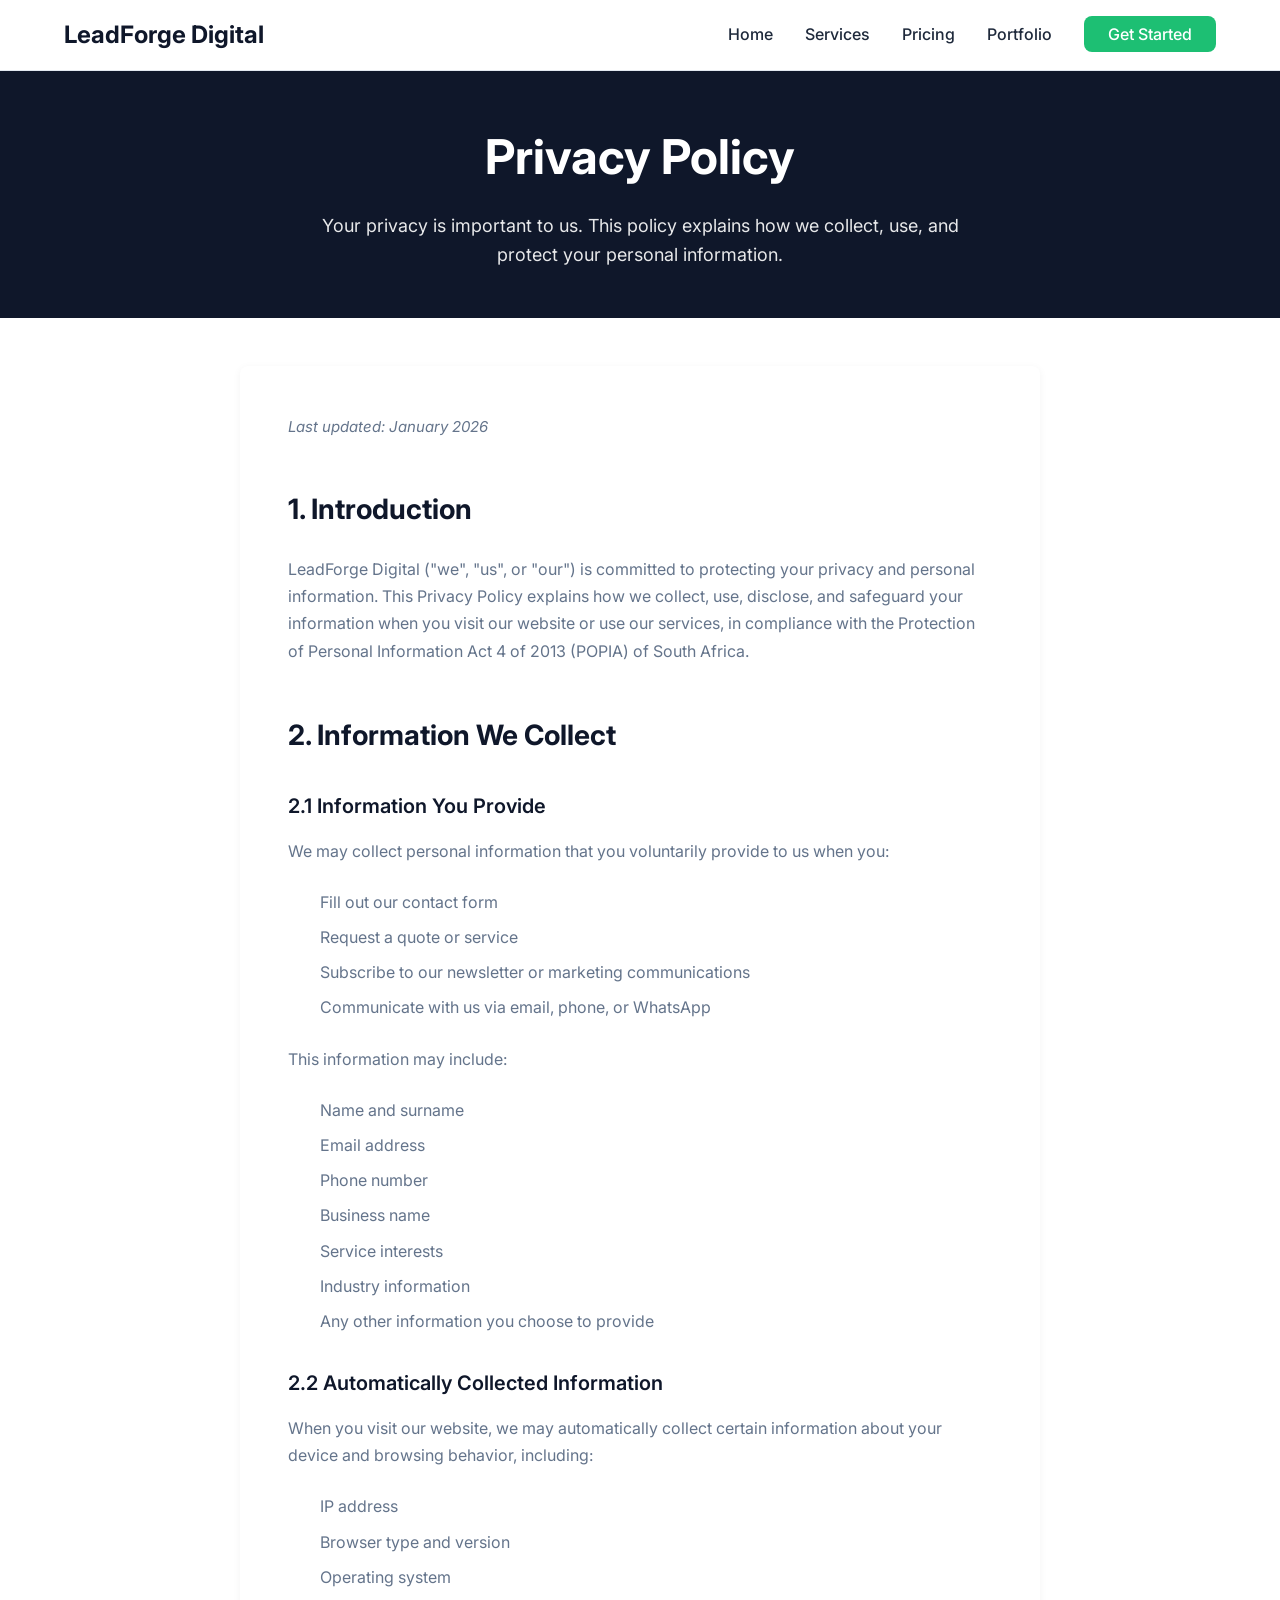
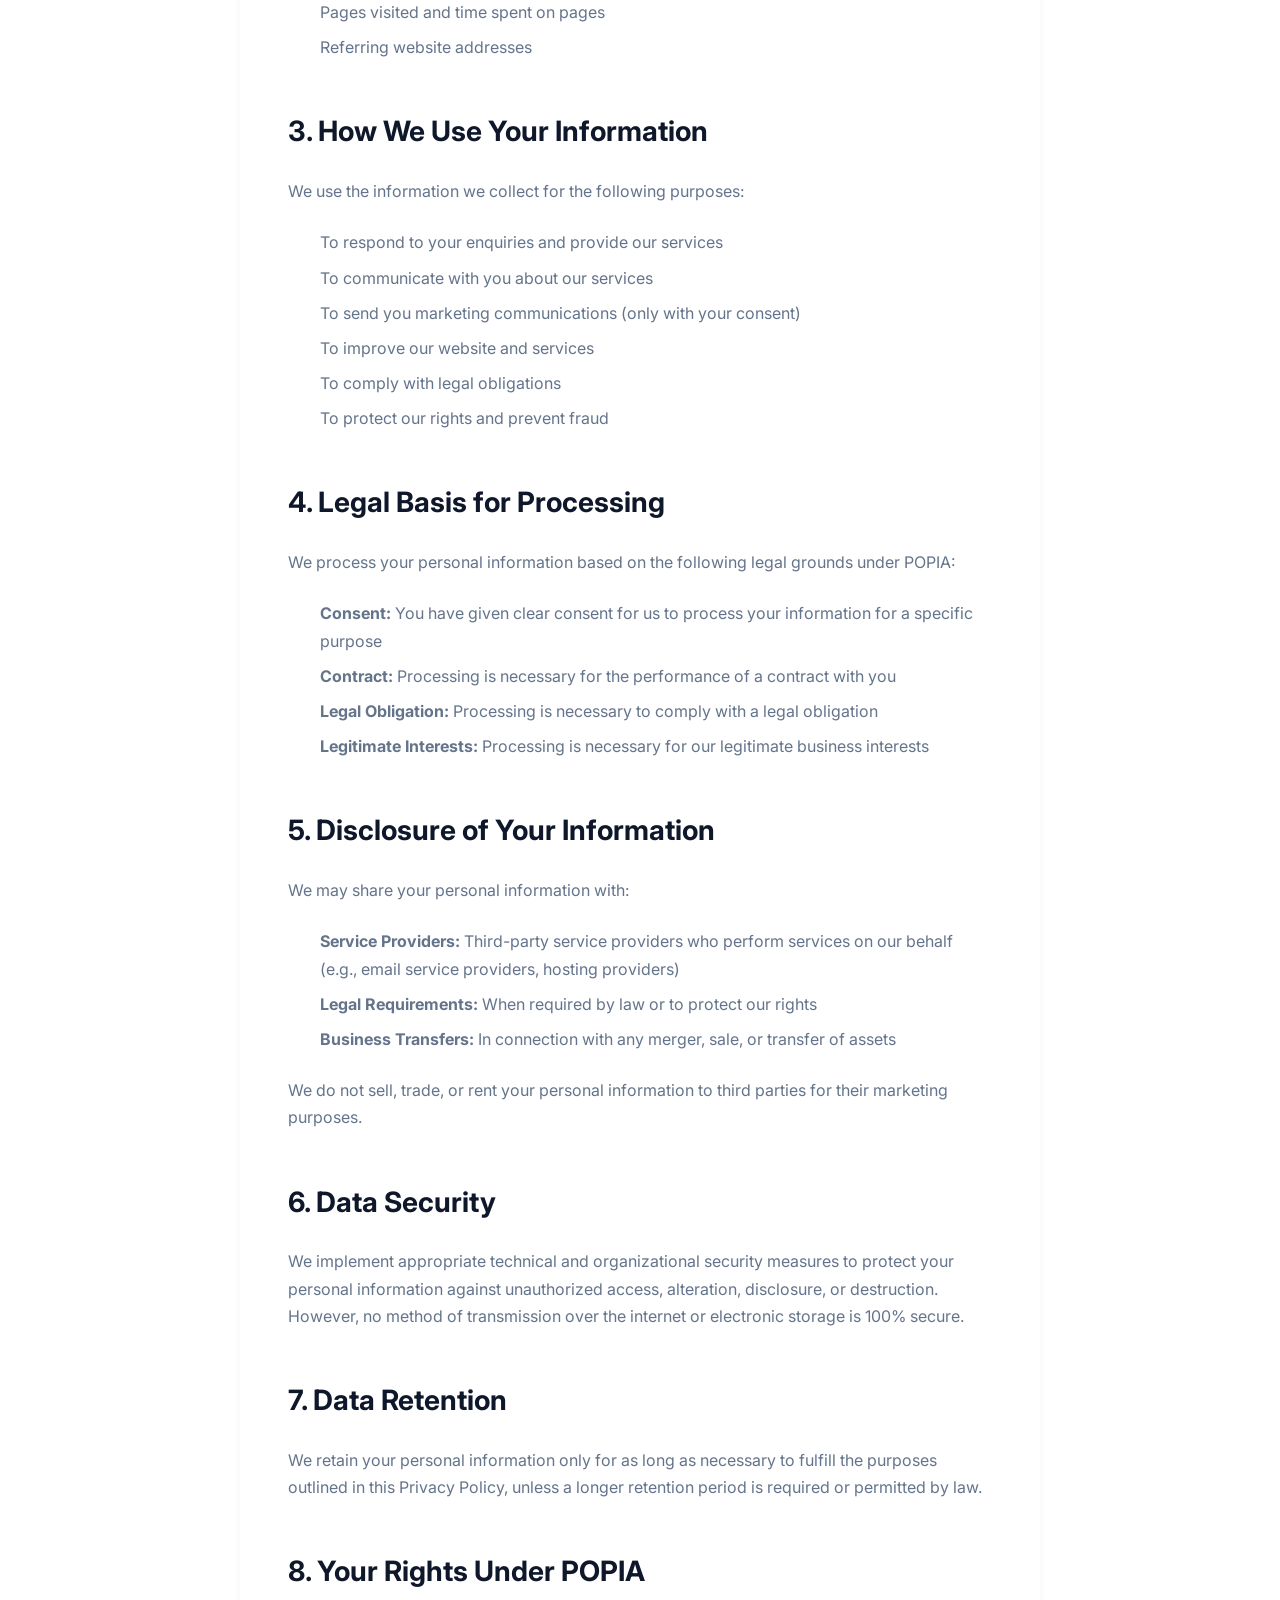
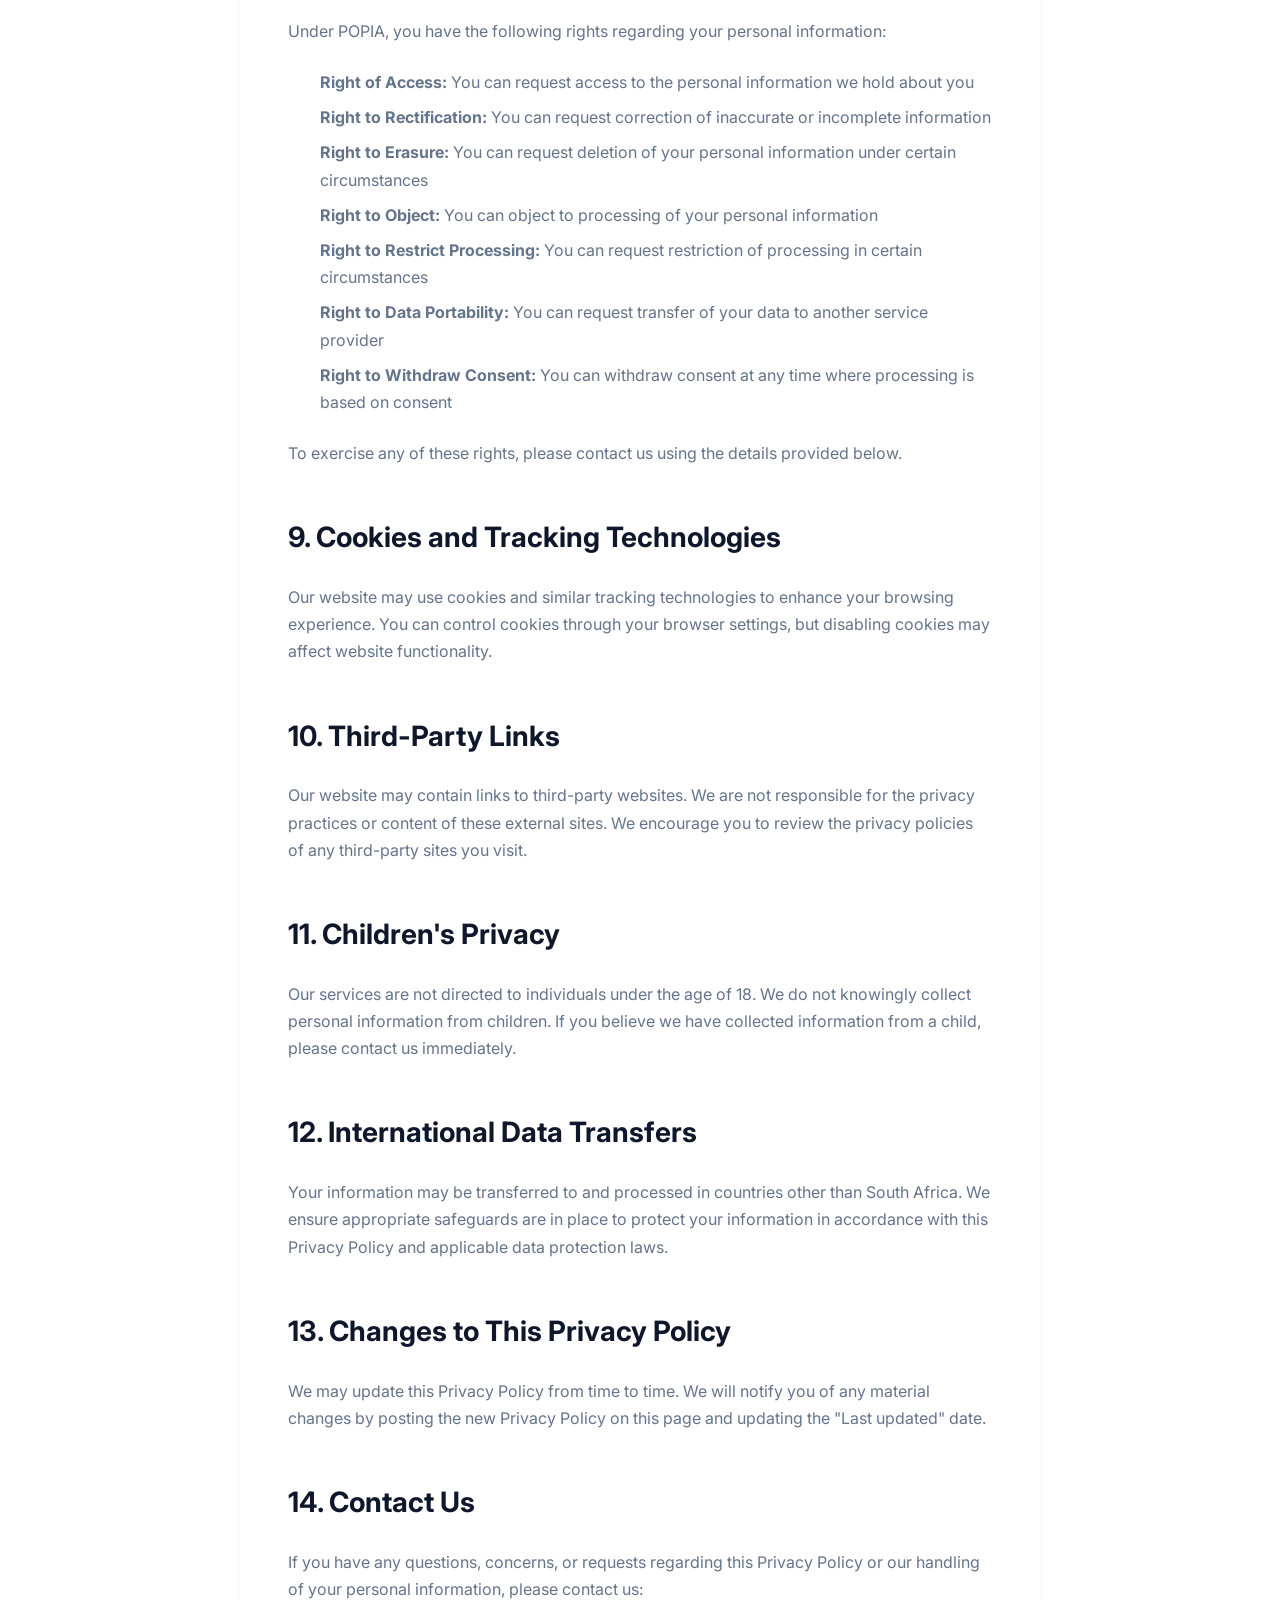
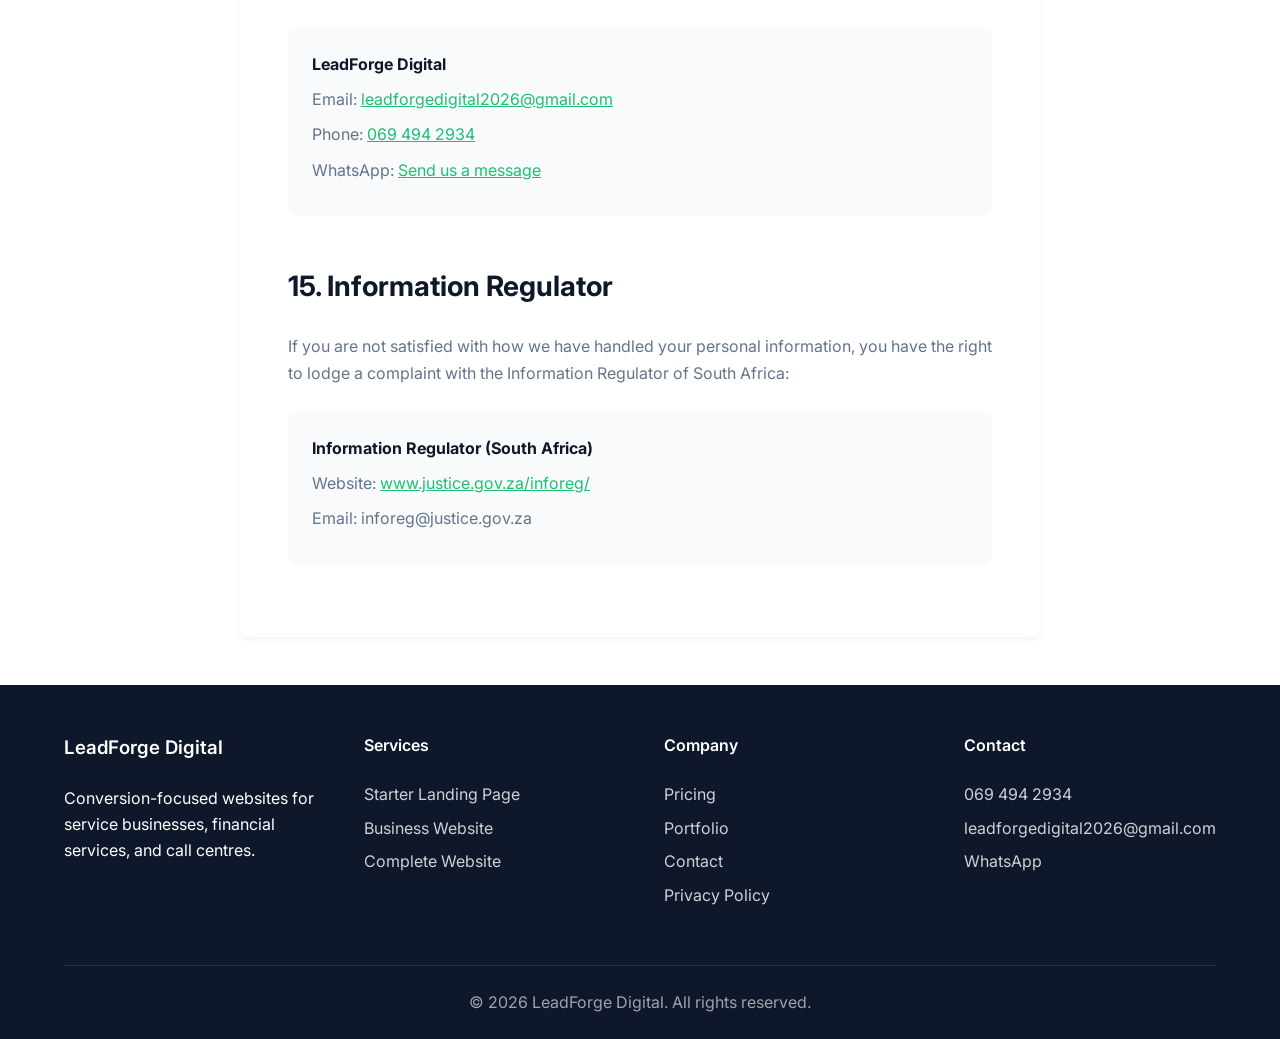
<file: privacy-policy.html>
<!DOCTYPE html>
<html lang="en">
<head>
    <meta charset="UTF-8">
    <meta name="viewport" content="width=device-width, initial-scale=1.0">
    <meta name="description" content="Privacy Policy - LeadForge Digital. Learn how we collect, use, and protect your personal information in accordance with POPIA regulations.">
    <title>Privacy Policy - LeadForge Digital</title>
    <link rel="icon" type="image/svg+xml" href="favicon.svg">
    <link rel="alternate icon" href="favicon.ico">
    <link rel="stylesheet" href="css/styles.css">
    <link rel="preconnect" href="https://fonts.googleapis.com">
    <link rel="preconnect" href="https://fonts.gstatic.com" crossorigin>
    <link href="https://fonts.googleapis.com/css2?family=Inter:wght@400;500;600;700&display=swap" rel="stylesheet">
</head>
<body>
    <!-- Navigation -->
    <nav class="navbar" id="navbar">
        <div class="container">
            <div class="nav-wrapper">
                <a href="index.html" class="logo">LeadForge Digital</a>
                <button class="mobile-menu-toggle" id="mobileMenuToggle" aria-label="Toggle menu">
                    <span></span>
                    <span></span>
                    <span></span>
                </button>
                <ul class="nav-menu" id="navMenu">
                    <li><a href="index.html">Home</a></li>
                    <li><a href="services.html">Services</a></li>
                    <li><a href="pricing.html">Pricing</a></li>
                    <li><a href="portfolio.html">Portfolio</a></li>
                    <li><a href="contact.html" class="nav-cta">Get Started</a></li>
                </ul>
            </div>
        </div>
    </nav>

    <!-- Page Header -->
    <section class="page-header">
        <div class="container">
            <h1>Privacy Policy</h1>
            <p>Your privacy is important to us. This policy explains how we collect, use, and protect your personal information.</p>
        </div>
    </section>

    <!-- Privacy Policy Content -->
    <section class="privacy-policy-content">
        <div class="container">
            <div class="policy-document">
                <p class="policy-updated">Last updated: January 2026</p>

                <h2>1. Introduction</h2>
                <p>LeadForge Digital ("we", "us", or "our") is committed to protecting your privacy and personal information. This Privacy Policy explains how we collect, use, disclose, and safeguard your information when you visit our website or use our services, in compliance with the Protection of Personal Information Act 4 of 2013 (POPIA) of South Africa.</p>

                <h2>2. Information We Collect</h2>
                <h3>2.1 Information You Provide</h3>
                <p>We may collect personal information that you voluntarily provide to us when you:</p>
                <ul>
                    <li>Fill out our contact form</li>
                    <li>Request a quote or service</li>
                    <li>Subscribe to our newsletter or marketing communications</li>
                    <li>Communicate with us via email, phone, or WhatsApp</li>
                </ul>
                <p>This information may include:</p>
                <ul>
                    <li>Name and surname</li>
                    <li>Email address</li>
                    <li>Phone number</li>
                    <li>Business name</li>
                    <li>Service interests</li>
                    <li>Industry information</li>
                    <li>Any other information you choose to provide</li>
                </ul>

                <h3>2.2 Automatically Collected Information</h3>
                <p>When you visit our website, we may automatically collect certain information about your device and browsing behavior, including:</p>
                <ul>
                    <li>IP address</li>
                    <li>Browser type and version</li>
                    <li>Operating system</li>
                    <li>Pages visited and time spent on pages</li>
                    <li>Referring website addresses</li>
                </ul>

                <h2>3. How We Use Your Information</h2>
                <p>We use the information we collect for the following purposes:</p>
                <ul>
                    <li>To respond to your enquiries and provide our services</li>
                    <li>To communicate with you about our services</li>
                    <li>To send you marketing communications (only with your consent)</li>
                    <li>To improve our website and services</li>
                    <li>To comply with legal obligations</li>
                    <li>To protect our rights and prevent fraud</li>
                </ul>

                <h2>4. Legal Basis for Processing</h2>
                <p>We process your personal information based on the following legal grounds under POPIA:</p>
                <ul>
                    <li><strong>Consent:</strong> You have given clear consent for us to process your information for a specific purpose</li>
                    <li><strong>Contract:</strong> Processing is necessary for the performance of a contract with you</li>
                    <li><strong>Legal Obligation:</strong> Processing is necessary to comply with a legal obligation</li>
                    <li><strong>Legitimate Interests:</strong> Processing is necessary for our legitimate business interests</li>
                </ul>

                <h2>5. Disclosure of Your Information</h2>
                <p>We may share your personal information with:</p>
                <ul>
                    <li><strong>Service Providers:</strong> Third-party service providers who perform services on our behalf (e.g., email service providers, hosting providers)</li>
                    <li><strong>Legal Requirements:</strong> When required by law or to protect our rights</li>
                    <li><strong>Business Transfers:</strong> In connection with any merger, sale, or transfer of assets</li>
                </ul>
                <p>We do not sell, trade, or rent your personal information to third parties for their marketing purposes.</p>

                <h2>6. Data Security</h2>
                <p>We implement appropriate technical and organizational security measures to protect your personal information against unauthorized access, alteration, disclosure, or destruction. However, no method of transmission over the internet or electronic storage is 100% secure.</p>

                <h2>7. Data Retention</h2>
                <p>We retain your personal information only for as long as necessary to fulfill the purposes outlined in this Privacy Policy, unless a longer retention period is required or permitted by law.</p>

                <h2>8. Your Rights Under POPIA</h2>
                <p>Under POPIA, you have the following rights regarding your personal information:</p>
                <ul>
                    <li><strong>Right of Access:</strong> You can request access to the personal information we hold about you</li>
                    <li><strong>Right to Rectification:</strong> You can request correction of inaccurate or incomplete information</li>
                    <li><strong>Right to Erasure:</strong> You can request deletion of your personal information under certain circumstances</li>
                    <li><strong>Right to Object:</strong> You can object to processing of your personal information</li>
                    <li><strong>Right to Restrict Processing:</strong> You can request restriction of processing in certain circumstances</li>
                    <li><strong>Right to Data Portability:</strong> You can request transfer of your data to another service provider</li>
                    <li><strong>Right to Withdraw Consent:</strong> You can withdraw consent at any time where processing is based on consent</li>
                </ul>
                <p>To exercise any of these rights, please contact us using the details provided below.</p>

                <h2>9. Cookies and Tracking Technologies</h2>
                <p>Our website may use cookies and similar tracking technologies to enhance your browsing experience. You can control cookies through your browser settings, but disabling cookies may affect website functionality.</p>

                <h2>10. Third-Party Links</h2>
                <p>Our website may contain links to third-party websites. We are not responsible for the privacy practices or content of these external sites. We encourage you to review the privacy policies of any third-party sites you visit.</p>

                <h2>11. Children's Privacy</h2>
                <p>Our services are not directed to individuals under the age of 18. We do not knowingly collect personal information from children. If you believe we have collected information from a child, please contact us immediately.</p>

                <h2>12. International Data Transfers</h2>
                <p>Your information may be transferred to and processed in countries other than South Africa. We ensure appropriate safeguards are in place to protect your information in accordance with this Privacy Policy and applicable data protection laws.</p>

                <h2>13. Changes to This Privacy Policy</h2>
                <p>We may update this Privacy Policy from time to time. We will notify you of any material changes by posting the new Privacy Policy on this page and updating the "Last updated" date.</p>

                <h2>14. Contact Us</h2>
                <p>If you have any questions, concerns, or requests regarding this Privacy Policy or our handling of your personal information, please contact us:</p>
                <div class="contact-details">
                    <p><strong>LeadForge Digital</strong></p>
                    <p>Email: <a href="mailto:leadforgedigital2026@gmail.com">leadforgedigital2026@gmail.com</a></p>
                    <p>Phone: <a href="tel:+27694942934">069 494 2934</a></p>
                    <p>WhatsApp: <a href="https://wa.me/27694942934" target="_blank" rel="noopener">Send us a message</a></p>
                </div>

                <h2>15. Information Regulator</h2>
                <p>If you are not satisfied with how we have handled your personal information, you have the right to lodge a complaint with the Information Regulator of South Africa:</p>
                <div class="contact-details">
                    <p><strong>Information Regulator (South Africa)</strong></p>
                    <p>Website: <a href="https://www.justice.gov.za/inforeg/" target="_blank" rel="noopener">www.justice.gov.za/inforeg/</a></p>
                    <p>Email: inforeg@justice.gov.za</p>
                </div>
            </div>
        </div>
    </section>

    <!-- Footer -->
    <footer class="footer">
        <div class="container">
            <div class="footer-content">
                <div class="footer-section">
                    <h3>LeadForge Digital</h3>
                    <p>Conversion-focused websites for service businesses, financial services, and call centres.</p>
                </div>
                <div class="footer-section">
                    <h4>Services</h4>
                    <ul>
                        <li><a href="services.html">Starter Landing Page</a></li>
                        <li><a href="services.html">Business Website</a></li>
                        <li><a href="financial-services.html">Complete Website</a></li>
                    </ul>
                </div>
                <div class="footer-section">
                    <h4>Company</h4>
                    <ul>
                        <li><a href="pricing.html">Pricing</a></li>
                        <li><a href="portfolio.html">Portfolio</a></li>
                        <li><a href="contact.html">Contact</a></li>
                        <li><a href="privacy-policy.html">Privacy Policy</a></li>
                    </ul>
                </div>
                <div class="footer-section">
                    <h4>Contact</h4>
                    <ul>
                        <li><a href="tel:+27694942934">069 494 2934</a></li>
                        <li><a href="mailto:leadforgedigital2026@gmail.com">leadforgedigital2026@gmail.com</a></li>
                        <li><a href="https://wa.me/27694942934" target="_blank" rel="noopener">WhatsApp</a></li>
                    </ul>
                </div>
            </div>
            <div class="footer-bottom">
                <p>&copy; 2026 LeadForge Digital. All rights reserved.</p>
            </div>
        </div>
    </footer>

    <script src="js/main.js"></script>
</body>
</html>
</file>
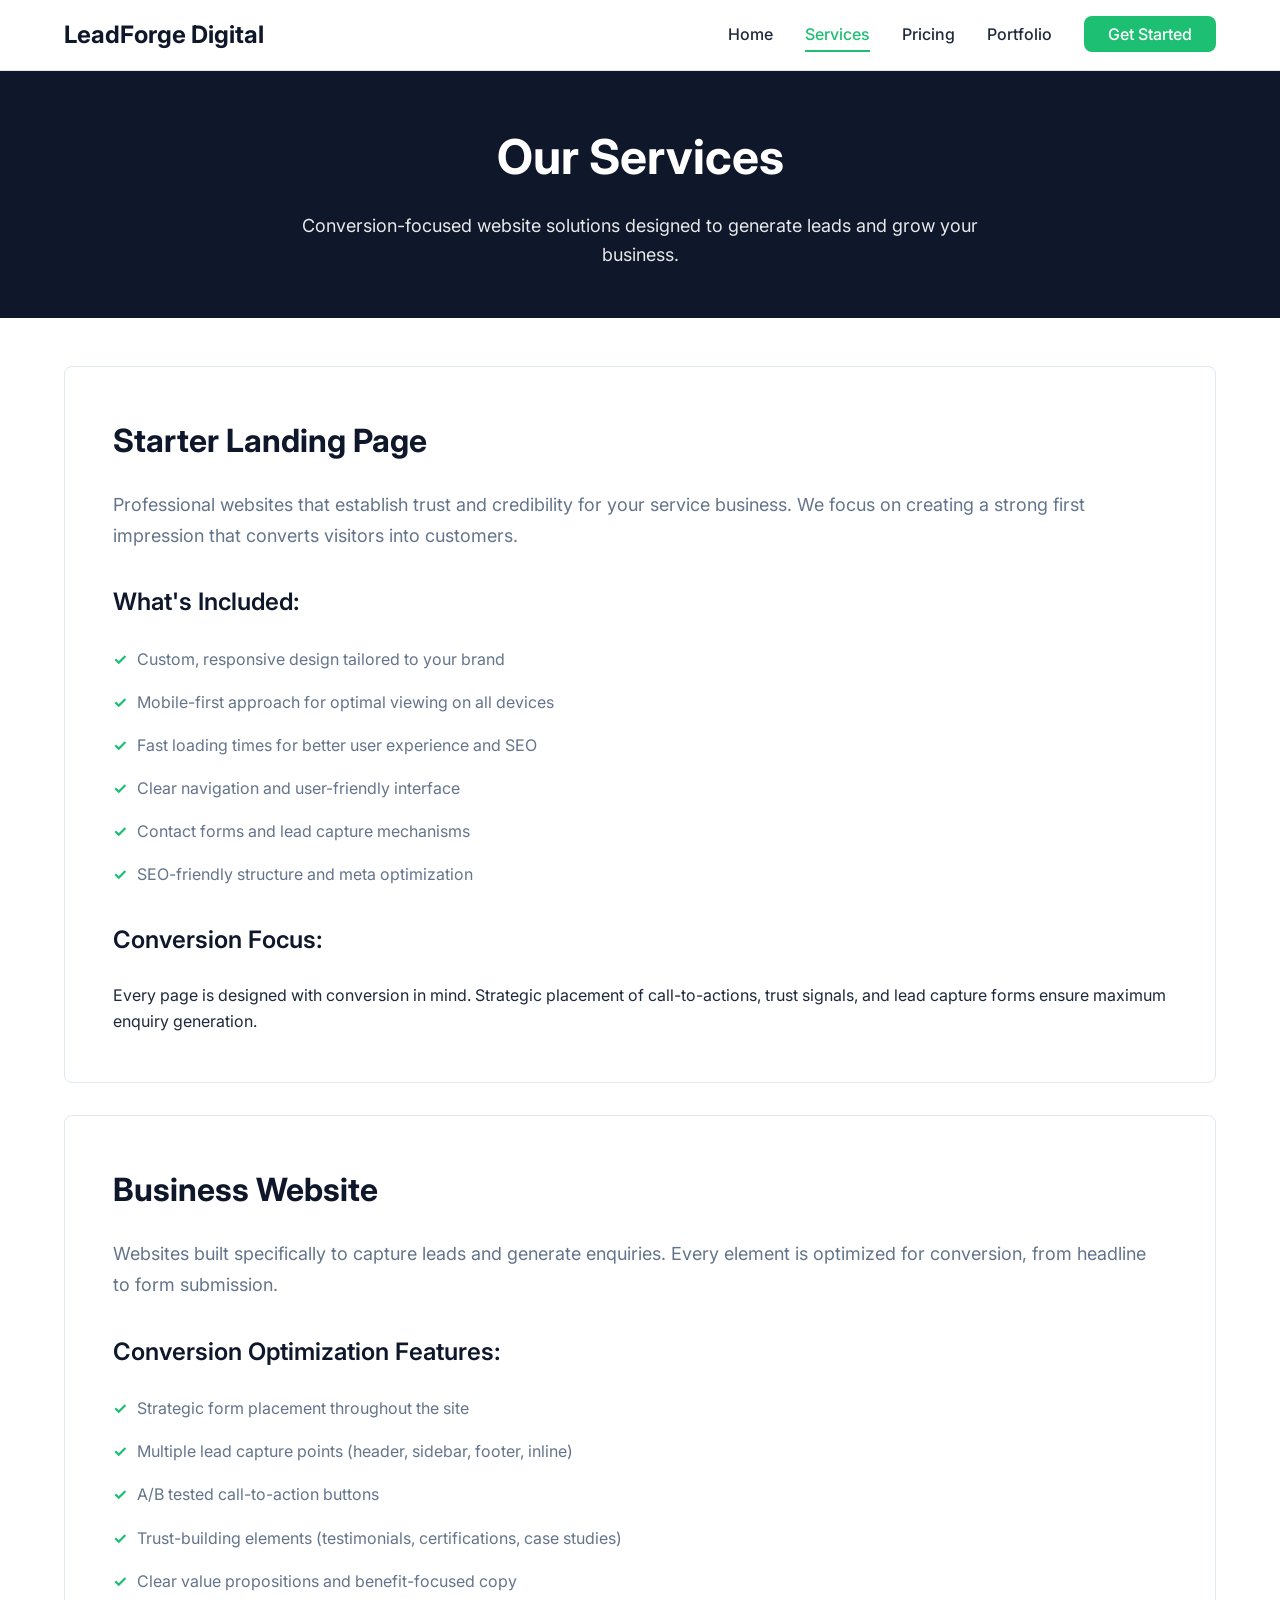
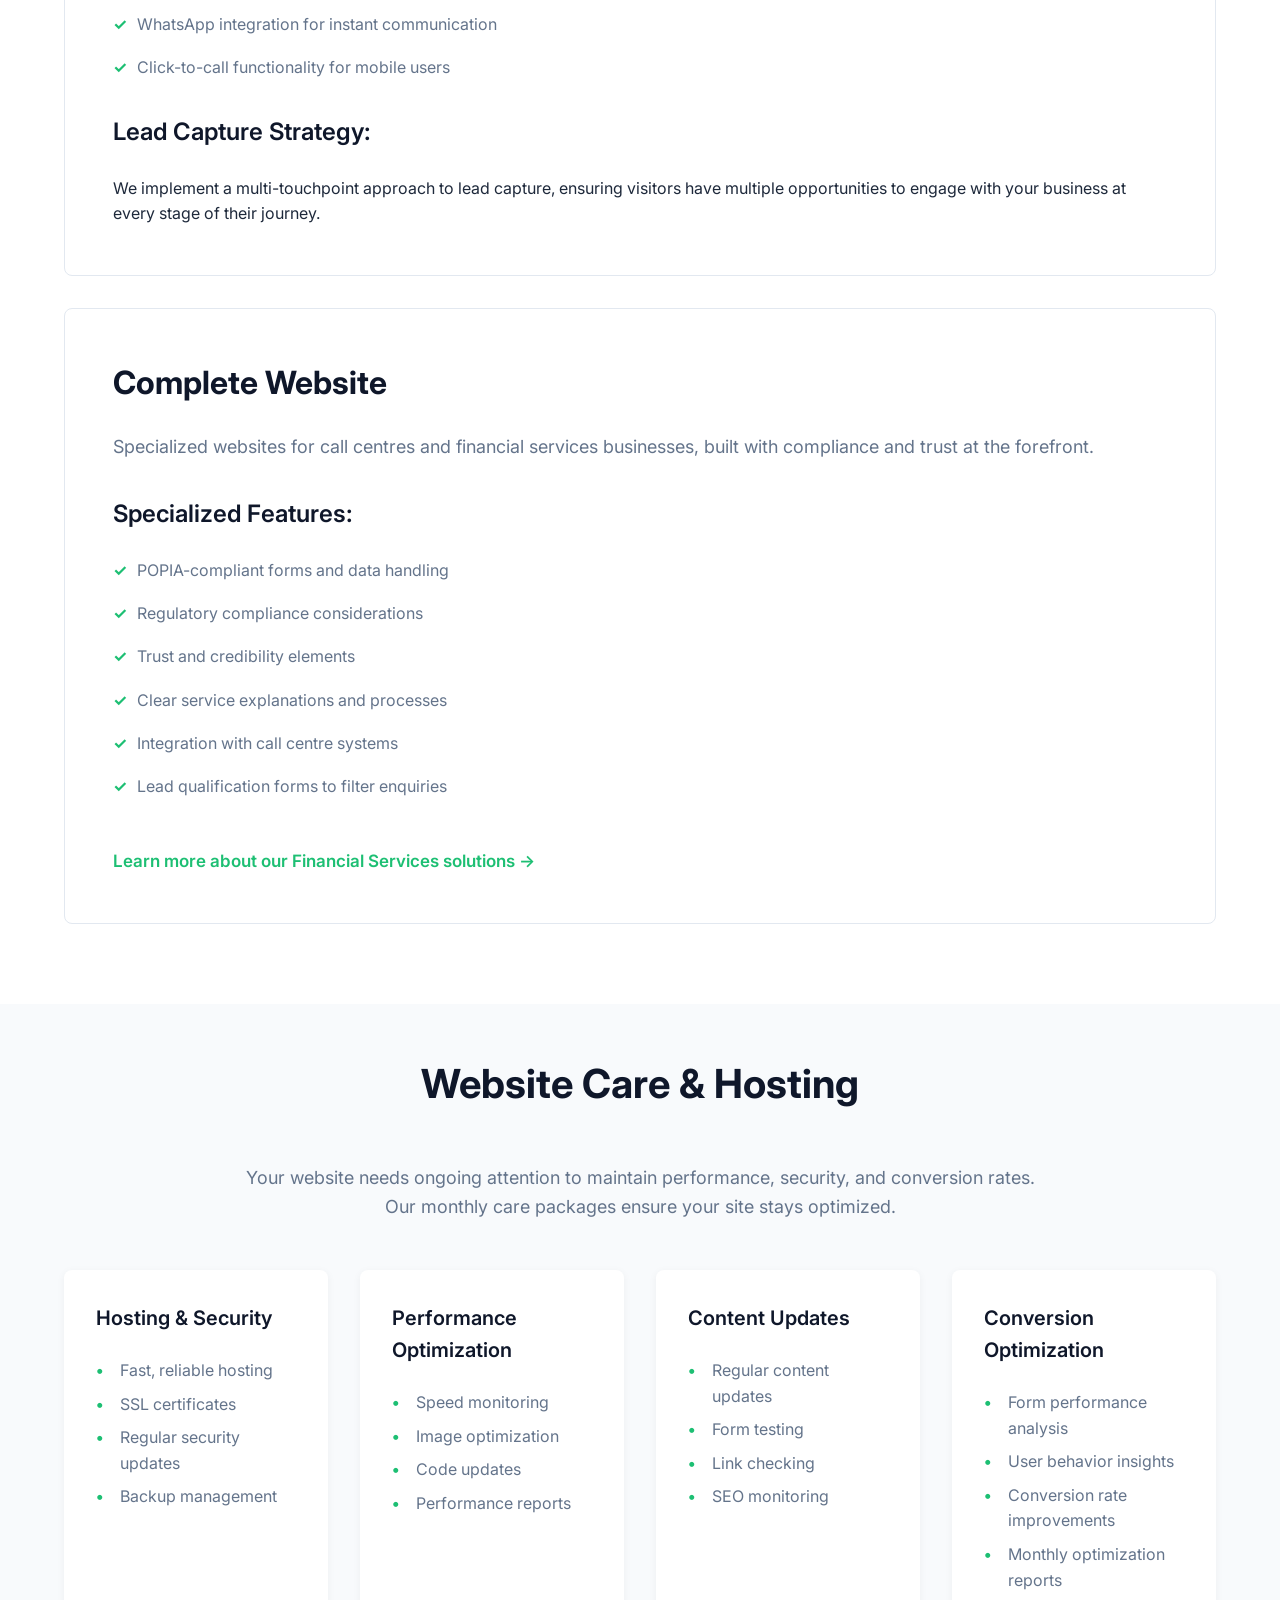
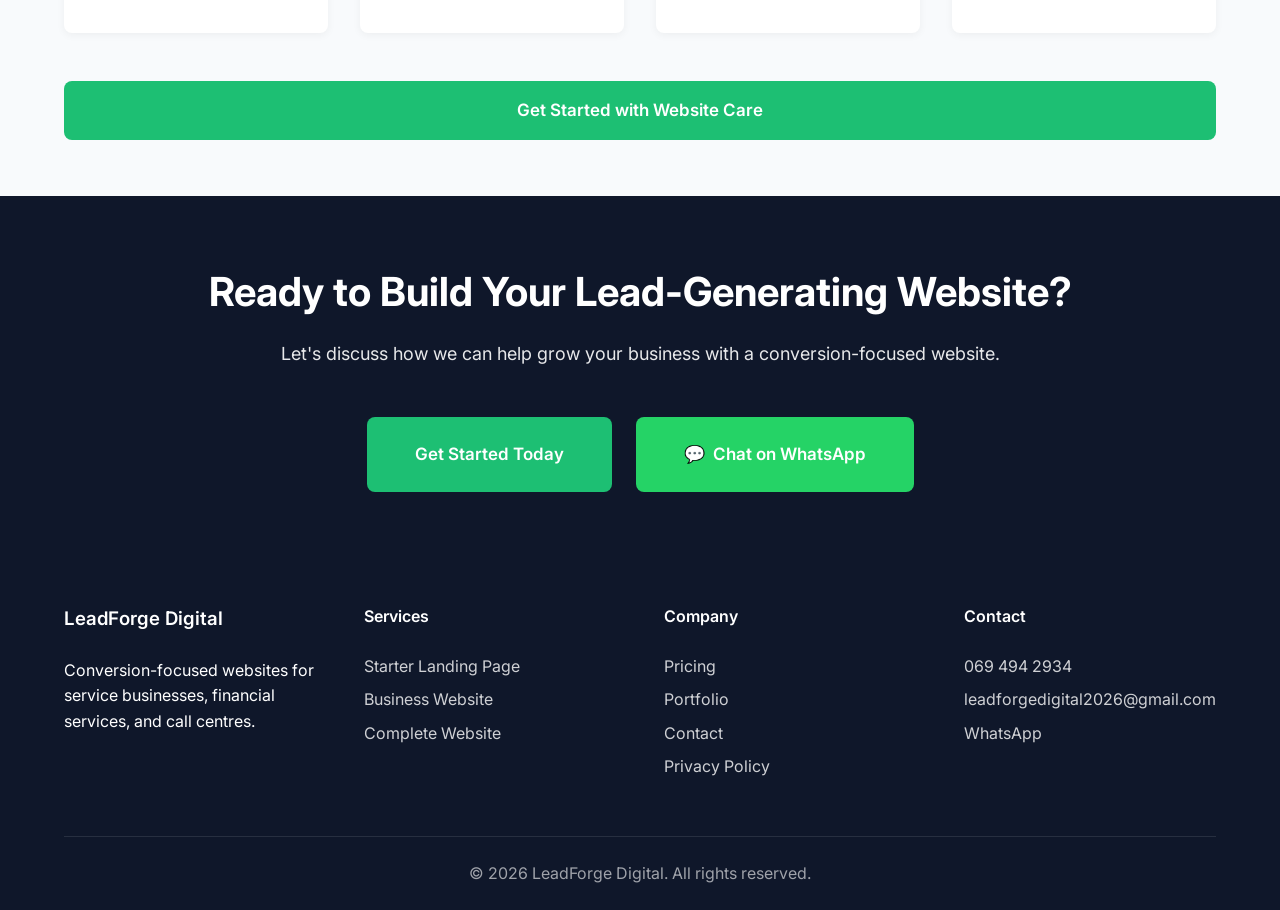
<file: services.html>
<!DOCTYPE html>
<html lang="en">
<head>
    <meta charset="UTF-8">
    <meta name="viewport" content="width=device-width, initial-scale=1.0">
    <meta name="description" content="LeadForge Digital services - Starter Landing Page, Business Website, and Complete Website packages for service businesses.">
    <title>Services - LeadForge Digital</title>
    <link rel="icon" type="image/svg+xml" href="favicon.svg">
    <link rel="alternate icon" href="favicon.ico">
    <link rel="stylesheet" href="css/styles.css">
    <link rel="preconnect" href="https://fonts.googleapis.com">
    <link rel="preconnect" href="https://fonts.gstatic.com" crossorigin>
    <link href="https://fonts.googleapis.com/css2?family=Inter:wght@400;500;600;700&display=swap" rel="stylesheet">
</head>
<body>
    <!-- Navigation -->
    <nav class="navbar" id="navbar">
        <div class="container">
            <div class="nav-wrapper">
                <a href="index.html" class="logo">LeadForge Digital</a>
                <button class="mobile-menu-toggle" id="mobileMenuToggle" aria-label="Toggle menu">
                    <span></span>
                    <span></span>
                    <span></span>
                </button>
                <ul class="nav-menu" id="navMenu">
                    <li><a href="index.html">Home</a></li>
                    <li><a href="services.html" class="active">Services</a></li>
                    <li><a href="pricing.html">Pricing</a></li>
                    <li><a href="portfolio.html">Portfolio</a></li>
                    <li><a href="contact.html" class="nav-cta">Get Started</a></li>
                </ul>
            </div>
        </div>
    </nav>

    <!-- Page Header -->
    <section class="page-header">
        <div class="container">
            <h1>Our Services</h1>
            <p>Conversion-focused website solutions designed to generate leads and grow your business.</p>
        </div>
    </section>

    <!-- Service Details -->
    <section class="service-details">
        <div class="container">
            <!-- Starter Landing Page -->
            <div class="service-detail-card">
                <div class="service-detail-content">
                    <h2>Starter Landing Page</h2>
                    <p class="service-intro">Professional websites that establish trust and credibility for your service business. We focus on creating a strong first impression that converts visitors into customers.</p>
                    
                    <h3>What's Included:</h3>
                    <ul class="service-features">
                        <li>Custom, responsive design tailored to your brand</li>
                        <li>Mobile-first approach for optimal viewing on all devices</li>
                        <li>Fast loading times for better user experience and SEO</li>
                        <li>Clear navigation and user-friendly interface</li>
                        <li>Contact forms and lead capture mechanisms</li>
                        <li>SEO-friendly structure and meta optimization</li>
                    </ul>

                    <h3>Conversion Focus:</h3>
                    <p>Every page is designed with conversion in mind. Strategic placement of call-to-actions, trust signals, and lead capture forms ensure maximum enquiry generation.</p>
                </div>
            </div>

            <!-- Business Website -->
            <div class="service-detail-card">
                <div class="service-detail-content">
                    <h2>Business Website</h2>
                    <p class="service-intro">Websites built specifically to capture leads and generate enquiries. Every element is optimized for conversion, from headline to form submission.</p>
                    
                    <h3>Conversion Optimization Features:</h3>
                    <ul class="service-features">
                        <li>Strategic form placement throughout the site</li>
                        <li>Multiple lead capture points (header, sidebar, footer, inline)</li>
                        <li>A/B tested call-to-action buttons</li>
                        <li>Trust-building elements (testimonials, certifications, case studies)</li>
                        <li>Clear value propositions and benefit-focused copy</li>
                        <li>WhatsApp integration for instant communication</li>
                        <li>Click-to-call functionality for mobile users</li>
                    </ul>

                    <h3>Lead Capture Strategy:</h3>
                    <p>We implement a multi-touchpoint approach to lead capture, ensuring visitors have multiple opportunities to engage with your business at every stage of their journey.</p>
                </div>
            </div>

            <!-- Complete Website -->
            <div class="service-detail-card">
                <div class="service-detail-content">
                    <h2>Complete Website</h2>
                    <p class="service-intro">Specialized websites for call centres and financial services businesses, built with compliance and trust at the forefront.</p>
                    
                    <h3>Specialized Features:</h3>
                    <ul class="service-features">
                        <li>POPIA-compliant forms and data handling</li>
                        <li>Regulatory compliance considerations</li>
                        <li>Trust and credibility elements</li>
                        <li>Clear service explanations and processes</li>
                        <li>Integration with call centre systems</li>
                        <li>Lead qualification forms to filter enquiries</li>
                    </ul>

                    <p><a href="financial-services.html" class="service-link">Learn more about our Financial Services solutions →</a></p>
                </div>
            </div>
        </div>
    </section>

    <!-- Website Care & Hosting -->
    <section class="website-care">
        <div class="container">
            <h2 class="section-title">Website Care & Hosting</h2>
            <div class="care-content">
                <p class="care-intro">Your website needs ongoing attention to maintain performance, security, and conversion rates. Our monthly care packages ensure your site stays optimized.</p>
                
                <div class="care-features-grid">
                    <div class="care-feature">
                        <h3>Hosting & Security</h3>
                        <ul>
                            <li>Fast, reliable hosting</li>
                            <li>SSL certificates</li>
                            <li>Regular security updates</li>
                            <li>Backup management</li>
                        </ul>
                    </div>
                    <div class="care-feature">
                        <h3>Performance Optimization</h3>
                        <ul>
                            <li>Speed monitoring</li>
                            <li>Image optimization</li>
                            <li>Code updates</li>
                            <li>Performance reports</li>
                        </ul>
                    </div>
                    <div class="care-feature">
                        <h3>Content Updates</h3>
                        <ul>
                            <li>Regular content updates</li>
                            <li>Form testing</li>
                            <li>Link checking</li>
                            <li>SEO monitoring</li>
                        </ul>
                    </div>
                    <div class="care-feature">
                        <h3>Conversion Optimization</h3>
                        <ul>
                            <li>Form performance analysis</li>
                            <li>User behavior insights</li>
                            <li>Conversion rate improvements</li>
                            <li>Monthly optimization reports</li>
                        </ul>
                    </div>
                </div>

                <div class="care-cta">
                    <a href="contact.html" class="btn btn-primary">Get Started with Website Care</a>
                </div>
            </div>
        </div>
    </section>

    <!-- CTA Section -->
    <section class="final-cta">
        <div class="container">
            <div class="cta-content">
                <h2>Ready to Build Your Lead-Generating Website?</h2>
                <p>Let's discuss how we can help grow your business with a conversion-focused website.</p>
                <div class="cta-actions">
                    <a href="contact.html" class="btn btn-primary">Get Started Today</a>
                    <a href="https://wa.me/27694942934" class="btn btn-whatsapp" target="_blank" rel="noopener">
                        <span>💬</span> Chat on WhatsApp
                    </a>
                </div>
            </div>
        </div>
    </section>

    <!-- Footer -->
    <footer class="footer">
        <div class="container">
            <div class="footer-content">
                <div class="footer-section">
                    <h3>LeadForge Digital</h3>
                    <p>Conversion-focused websites for service businesses, financial services, and call centres.</p>
                </div>
                <div class="footer-section">
                    <h4>Services</h4>
                    <ul>
                        <li><a href="services.html">Starter Landing Page</a></li>
                        <li><a href="services.html">Business Website</a></li>
                        <li><a href="financial-services.html">Complete Website</a></li>
                    </ul>
                </div>
                <div class="footer-section">
                    <h4>Company</h4>
                    <ul>
                        <li><a href="pricing.html">Pricing</a></li>
                        <li><a href="portfolio.html">Portfolio</a></li>
                        <li><a href="contact.html">Contact</a></li>
                        <li><a href="privacy-policy.html">Privacy Policy</a></li>
                    </ul>
                </div>
                <div class="footer-section">
                    <h4>Contact</h4>
                    <ul>
                        <li><a href="tel:+27694942934">069 494 2934</a></li>
                        <li><a href="mailto:leadforgedigital2026@gmail.com">leadforgedigital2026@gmail.com</a></li>
                        <li><a href="https://wa.me/27694942934" target="_blank" rel="noopener">WhatsApp</a></li>
                    </ul>
                </div>
            </div>
            <div class="footer-bottom">
                <p>&copy; 2026 LeadForge Digital. All rights reserved.</p>
            </div>
        </div>
    </footer>

    <script src="js/main.js"></script>
</body>
</html>
</file>
<file: css/styles.css>
/* ============================================
   LeadForge Digital - Main Stylesheet
   Conversion-focused, professional design
   ============================================ */

/* CSS Variables for consistent theming */
:root {
    --color-primary: #1dbf73;
    --color-primary-dark: #159a5e;
    --color-primary-light: #3dd68c;
    --color-primary-rgb: 29, 191, 115;
    --color-accent: #ff6b4a;
    --color-accent-dark: #e0502f;
    --color-accent-rgb: 255, 107, 74;
    --color-dark: #0f172a;
    --color-dark-light: #1e293b;
    --color-neutral: #334155;
    --color-neutral-light: #64748b;
    --color-bg: #ffffff;
    --color-bg-alt: #f8fafc;
    --color-bg-dark: #0f172a;
    --color-text: #1e293b;
    --color-text-light: #64748b;
    --color-border: #e2e8f0;
    --color-success: #10b981;
    --font-primary: 'Inter', -apple-system, BlinkMacSystemFont, 'Segoe UI', sans-serif;
    --spacing-xs: 0.5rem;
    --spacing-sm: 1rem;
    --spacing-md: 1.5rem;
    --spacing-lg: 2rem;
    --spacing-xl: 3rem;
    --spacing-2xl: 4rem;
    --border-radius: 0.5rem;
    --transition: color 0.2s ease, background-color 0.2s ease, transform 0.3s cubic-bezier(0.2, 0.8, 0.2, 1), box-shadow 0.3s ease;
}

/* Reset and Base Styles */
* {
    margin: 0;
    padding: 0;
    box-sizing: border-box;
}

/* Smooth scroll - functional, not decorative */
html {
    scroll-behavior: smooth;
}

/* Remove smooth scroll for users who prefer reduced motion */
@media (prefers-reduced-motion: reduce) {
    html {
        scroll-behavior: auto;
    }
    
    * {
        animation-duration: 0.01ms !important;
        animation-iteration-count: 1 !important;
        transition-duration: 0.01ms !important;
    }
}

body {
    font-family: var(--font-primary);
    color: var(--color-text);
    background-color: var(--color-bg);
    line-height: 1.6;
    font-size: 16px;
}

img {
    max-width: 100%;
    height: auto;
    display: block;
}

a {
    text-decoration: none;
    color: inherit;
}

ul {
    list-style: none;
}

/* Container */
.container {
    max-width: 1200px;
    margin: 0 auto;
    padding: 0 var(--spacing-md);
}

/* Navigation */
.navbar {
    background-color: var(--color-bg);
    border-bottom: 1px solid var(--color-border);
    position: sticky;
    top: 0;
    z-index: 1000;
    padding: var(--spacing-sm) 0;
}

.nav-wrapper {
    display: flex;
    justify-content: space-between;
    align-items: center;
}

.logo {
    font-size: 1.5rem;
    font-weight: 700;
    color: var(--color-dark);
}

.nav-menu {
    display: flex;
    gap: var(--spacing-lg);
    align-items: center;
}

.nav-menu a {
    color: var(--color-text);
    font-weight: 500;
    padding: var(--spacing-xs) 0;
    position: relative;
}

.nav-menu a:hover,
.nav-menu a.active {
    color: var(--color-primary);
}

.nav-menu a.active::after {
    content: '';
    position: absolute;
    bottom: 0;
    left: 0;
    right: 0;
    height: 2px;
    background-color: var(--color-primary);
}

.nav-cta {
    background-color: var(--color-primary);
    color: white !important;
    padding: var(--spacing-xs) var(--spacing-md) !important;
    border-radius: var(--border-radius);
    font-weight: 600;
}

.nav-cta:hover {
    background-color: var(--color-primary-dark);
}

.mobile-menu-toggle {
    display: none;
    flex-direction: column;
    gap: 4px;
    background: none;
    border: none;
    cursor: pointer;
    padding: var(--spacing-xs);
}

.mobile-menu-toggle span {
    width: 25px;
    height: 2px;
    background-color: var(--color-dark);
}

/* Hero Section */
.hero {
    background: var(--color-dark);
    color: white;
    padding: var(--spacing-2xl) 0;
    text-align: center;
}

.hero-content {
    max-width: 800px;
    margin: 0 auto;
}

.hero-headline {
    font-size: clamp(2rem, 5vw, 3.5rem);
    font-weight: 700;
    margin-bottom: var(--spacing-md);
    line-height: 1.2;
}

.hero-subheading {
    font-size: clamp(1rem, 2vw, 1.25rem);
    color: rgba(255, 255, 255, 0.9);
    margin-bottom: var(--spacing-xl);
    line-height: 1.6;
}

.hero-ctas {
    display: flex;
    gap: var(--spacing-md);
    justify-content: center;
    flex-wrap: wrap;
    margin-top: var(--spacing-xl);
}

.hero-ctas .btn-primary {
    font-size: 1.125rem;
    padding: var(--spacing-md) var(--spacing-xl);
}

/* Buttons - Clear, prominent CTAs for conversion */
.btn {
    display: inline-block;
    padding: var(--spacing-sm) var(--spacing-lg);
    border-radius: var(--border-radius);
    font-weight: 600;
    font-size: 1rem;
    cursor: pointer;
    transition: background-color 0.2s ease, color 0.2s ease;
    border: none;
    text-align: center;
    min-width: 200px;
}

.btn-primary {
    background-color: var(--color-primary);
    color: white;
    font-size: 1.0625rem;
    padding: var(--spacing-sm) var(--spacing-xl);
}

.btn-primary:hover {
    background-color: var(--color-primary-dark);
}

.btn-secondary {
    background-color: transparent;
    color: white;
    border: 2px solid white;
}

.btn-secondary:hover {
    background-color: rgba(255, 255, 255, 0.1);
    border-color: rgba(255, 255, 255, 0.8);
}

.btn-whatsapp {
    background-color: #25d366;
    color: white;
    display: inline-flex;
    align-items: center;
    gap: var(--spacing-xs);
}

.btn-whatsapp:hover {
    background-color: #20ba5a;
}

/* Section Styles - Clear separation without visual complexity */
section {
    padding: var(--spacing-2xl) 0;
}

/* Clear visual hierarchy - no decorative elements */
.section-title {
    margin-bottom: var(--spacing-xl);
}

.section-title {
    font-size: clamp(1.75rem, 4vw, 2.5rem);
    font-weight: 700;
    text-align: center;
    margin-bottom: var(--spacing-xl);
    color: var(--color-dark);
}

/* Benefits Section */
.benefits {
    background-color: var(--color-bg-alt);
}

.benefits-grid {
    display: grid;
    grid-template-columns: repeat(auto-fit, minmax(250px, 1fr));
    gap: var(--spacing-lg);
}

.benefit-card {
    background-color: white;
    padding: var(--spacing-lg);
    border-radius: var(--border-radius);
    text-align: center;
    box-shadow: 0 2px 8px rgba(0, 0, 0, 0.05);
    transition: var(--transition);
}

.benefit-card:hover {
    box-shadow: 0 4px 16px rgba(0, 0, 0, 0.1);
}

.benefit-icon {
    font-size: 2.5rem;
    margin-bottom: var(--spacing-sm);
    line-height: 1;
}

.benefit-card h3 {
    font-size: 1.5rem;
    font-weight: 600;
    margin-bottom: var(--spacing-sm);
    color: var(--color-dark);
}

.benefit-card p {
    color: var(--color-text-light);
}

/* Services Overview */
.services-grid {
    display: grid;
    grid-template-columns: repeat(auto-fit, minmax(300px, 1fr));
    gap: var(--spacing-lg);
}

.service-card {
    background-color: white;
    border: 1px solid var(--color-border);
    padding: var(--spacing-lg);
    border-radius: var(--border-radius);
}

.service-card:hover {
    border-color: var(--color-primary);
    box-shadow: 0 4px 12px rgba(var(--color-primary-rgb), 0.15);
}

.service-card h3 {
    font-size: 1.5rem;
    font-weight: 600;
    margin-bottom: var(--spacing-sm);
    color: var(--color-dark);
}

.service-card p {
    color: var(--color-text-light);
    margin-bottom: var(--spacing-md);
}

.service-link {
    color: var(--color-primary);
    font-weight: 600;
    font-size: 1.0625rem;
    display: inline-block;
    margin-top: var(--spacing-sm);
}

.service-link:hover {
    color: var(--color-primary-dark);
}

/* Case Study Preview */
.case-study-preview {
    background-color: var(--color-bg-alt);
}

.case-study-content {
    display: grid;
    grid-template-columns: 1fr 1fr;
    gap: var(--spacing-xl);
    align-items: center;
}

.case-study-label {
    display: inline-block;
    background-color: var(--color-primary);
    color: white;
    padding: var(--spacing-xs) var(--spacing-sm);
    border-radius: var(--border-radius);
    font-size: 0.875rem;
    font-weight: 600;
    margin-bottom: var(--spacing-md);
}

.case-study-text h2 {
    font-size: clamp(1.75rem, 4vw, 2.5rem);
    font-weight: 700;
    margin-bottom: var(--spacing-md);
    color: var(--color-dark);
}

.case-study-text p {
    color: var(--color-text-light);
    margin-bottom: var(--spacing-lg);
    line-height: 1.7;
}

.case-study-visual {
    background-color: var(--color-bg-alt);
    border: 1px solid var(--color-border);
    border-radius: var(--border-radius);
    padding: var(--spacing-xl);
    display: flex;
    align-items: center;
    justify-content: center;
}

.case-study-stats {
    display: grid;
    grid-template-columns: repeat(3, 1fr);
    gap: var(--spacing-lg);
    width: 100%;
}

.stat-item {
    text-align: center;
    padding: var(--spacing-md);
}

.stat-number {
    font-size: 2.5rem;
    font-weight: 700;
    color: var(--color-primary);
    margin-bottom: var(--spacing-xs);
    line-height: 1;
}

.stat-label {
    font-size: 0.875rem;
    color: var(--color-text-light);
    line-height: 1.4;
}

@media (max-width: 768px) {
    .case-study-stats {
        grid-template-columns: 1fr;
        gap: var(--spacing-md);
    }
    
    .error-code {
        font-size: 5rem;
    }
    
    .error-title {
        font-size: 1.5rem;
    }
}

/* Pricing Page */
.pricing-section {
    padding: var(--spacing-xl) 0;
    background-color: var(--color-bg-alt);
}

.pricing-grid {
    display: grid;
    grid-template-columns: repeat(auto-fit, minmax(300px, 1fr));
    gap: var(--spacing-lg);
    max-width: 1200px;
    margin: 0 auto;
}

.pricing-card {
    background-color: white;
    border: 1px solid var(--color-border);
    border-radius: var(--border-radius);
    padding: var(--spacing-xl);
    position: relative;
    display: flex;
    flex-direction: column;
}

.pricing-card.featured {
    border: 2px solid var(--color-primary);
    box-shadow: 0 4px 16px rgba(var(--color-primary-rgb), 0.2);
}

.popular-badge {
    position: absolute;
    top: -12px;
    left: 50%;
    transform: translateX(-50%);
    background-color: var(--color-primary);
    color: white;
    padding: var(--spacing-xs) var(--spacing-md);
    border-radius: var(--border-radius);
    font-size: 0.875rem;
    font-weight: 600;
    text-transform: uppercase;
}

.pricing-header {
    text-align: center;
    margin-bottom: var(--spacing-md);
    padding-bottom: var(--spacing-md);
    border-bottom: 1px solid var(--color-border);
}

.pricing-header h2 {
    font-size: 1.75rem;
    font-weight: 700;
    color: var(--color-dark);
    margin-bottom: var(--spacing-md);
}

.pricing-amount {
    display: flex;
    align-items: baseline;
    justify-content: center;
    gap: 4px;
}

.currency {
    font-size: 1.5rem;
    font-weight: 600;
    color: var(--color-dark);
}

.amount {
    font-size: 3rem;
    font-weight: 700;
    color: var(--color-dark);
    line-height: 1;
}

.period {
    font-size: 1rem;
    color: var(--color-text-light);
    margin-left: 4px;
}

.pricing-who {
    text-align: center;
    margin-bottom: var(--spacing-lg);
    padding: var(--spacing-md);
    background-color: var(--color-bg-alt);
    border-radius: var(--border-radius);
}

.pricing-who p {
    color: var(--color-text);
    font-weight: 500;
    margin: 0;
}

.pricing-features {
    flex-grow: 1;
    margin-bottom: var(--spacing-lg);
}

.pricing-features ul {
    list-style: none;
    padding: 0;
    margin: 0;
}

.pricing-features ul li {
    padding-left: var(--spacing-md);
    position: relative;
    margin-bottom: var(--spacing-sm);
    color: var(--color-text-light);
    line-height: 1.6;
}

.pricing-features ul li::before {
    content: '✓';
    position: absolute;
    left: 0;
    color: var(--color-primary);
    font-weight: 700;
}

.pricing-cta {
    text-align: center;
    margin-top: auto;
}

.pricing-cta .btn {
    width: 100%;
}

/* Website Care Pricing */
.website-care-pricing {
    padding: var(--spacing-xl) 0;
    background-color: white;
}

.care-pricing-grid {
    display: grid;
    grid-template-columns: repeat(auto-fit, minmax(280px, 1fr));
    gap: var(--spacing-lg);
    max-width: 800px;
    margin: 0 auto;
}

.care-card {
    background-color: var(--color-bg-alt);
    border: 1px solid var(--color-border);
    border-radius: var(--border-radius);
    padding: var(--spacing-xl);
    position: relative;
}

.care-card.featured {
    border: 2px solid var(--color-primary);
    background-color: white;
}

.care-header {
    text-align: center;
    margin-bottom: var(--spacing-md);
    padding-bottom: var(--spacing-md);
    border-bottom: 1px solid var(--color-border);
}

.care-header h3 {
    font-size: 1.5rem;
    font-weight: 700;
    color: var(--color-dark);
    margin-bottom: var(--spacing-md);
}

.care-amount {
    display: flex;
    align-items: baseline;
    justify-content: center;
    gap: 4px;
}

.care-features {
    list-style: none;
    padding: 0;
    margin-bottom: var(--spacing-lg);
}

.care-features li {
    padding-left: var(--spacing-md);
    position: relative;
    margin-bottom: var(--spacing-sm);
    color: var(--color-text-light);
    line-height: 1.6;
}

.care-features li::before {
    content: '✓';
    position: absolute;
    left: 0;
    color: var(--color-primary);
    font-weight: 700;
}

.care-cta {
    text-align: center;
}

.care-cta .btn {
    width: 100%;
}

/* Add-Ons Section */
.addons-section {
    padding: var(--spacing-xl) 0;
    background-color: var(--color-bg-alt);
}

.addons-grid {
    display: grid;
    grid-template-columns: repeat(auto-fit, minmax(250px, 1fr));
    gap: var(--spacing-md);
    max-width: 900px;
    margin: 0 auto;
}

.addon-item {
    background-color: white;
    padding: var(--spacing-md);
    border-radius: var(--border-radius);
    border: 1px solid var(--color-border);
    text-align: center;
    color: var(--color-text);
}

.addon-item strong {
    color: var(--color-dark);
    display: block;
    margin-bottom: var(--spacing-xs);
}

/* Payment Terms */
.payment-terms {
    padding: var(--spacing-xl) 0;
    background-color: white;
}

.terms-content {
    max-width: 600px;
    margin: 0 auto;
    background-color: var(--color-bg-alt);
    padding: var(--spacing-lg);
    border-radius: var(--border-radius);
}

.terms-list {
    list-style: none;
    padding: 0;
    margin: 0;
}

.terms-list li {
    padding-left: var(--spacing-md);
    position: relative;
    margin-bottom: var(--spacing-sm);
    color: var(--color-text);
    line-height: 1.6;
}

.terms-list li::before {
    content: '•';
    position: absolute;
    left: 0;
    color: var(--color-primary);
    font-weight: 700;
    font-size: 1.2rem;
}

@media (max-width: 768px) {
    .pricing-grid {
        grid-template-columns: 1fr;
    }
    
    .care-pricing-grid {
        grid-template-columns: 1fr;
    }
    
    .addons-grid {
        grid-template-columns: 1fr;
    }
    
    .amount {
        font-size: 2.5rem;
    }
    
    .pricing-card {
        padding: var(--spacing-md);
    }
}

/* Process Section */
.process-steps {
    display: grid;
    grid-template-columns: repeat(auto-fit, minmax(250px, 1fr));
    gap: var(--spacing-xl);
    max-width: 1000px;
    margin: 0 auto;
}

.process-step {
    text-align: center;
}

.step-number {
    width: 60px;
    height: 60px;
    background-color: var(--color-primary);
    color: white;
    border-radius: 50%;
    display: flex;
    align-items: center;
    justify-content: center;
    font-size: 1.5rem;
    font-weight: 700;
    margin: 0 auto var(--spacing-md);
}

.process-step h3 {
    font-size: 1.5rem;
    font-weight: 600;
    margin-bottom: var(--spacing-sm);
    color: var(--color-dark);
}

.process-step p {
    color: var(--color-text-light);
}

/* Final CTA Section */
.final-cta {
    background: var(--color-dark);
    color: white;
    text-align: center;
}

.cta-content h2 {
    font-size: clamp(1.75rem, 4vw, 2.5rem);
    font-weight: 700;
    margin-bottom: var(--spacing-sm);
}

.cta-content p {
    font-size: 1.125rem;
    color: rgba(255, 255, 255, 0.9);
    margin-bottom: var(--spacing-xl);
}

.cta-actions {
    display: flex;
    gap: var(--spacing-md);
    justify-content: center;
    flex-wrap: wrap;
}

.cta-actions .btn {
    font-size: 1.0625rem;
    padding: var(--spacing-md) var(--spacing-xl);
}

/* Footer */
.footer {
    background-color: var(--color-dark);
    color: white;
    padding: var(--spacing-xl) 0 var(--spacing-md);
}

.footer-content {
    display: grid;
    grid-template-columns: repeat(auto-fit, minmax(200px, 1fr));
    gap: var(--spacing-xl);
    margin-bottom: var(--spacing-xl);
}

.footer-section h3,
.footer-section h4 {
    margin-bottom: var(--spacing-md);
    font-weight: 600;
}

.footer-section ul li {
    margin-bottom: var(--spacing-xs);
}

.footer-section a {
    color: rgba(255, 255, 255, 0.8);
}

.footer-section a:hover {
    color: white;
}

.footer-bottom {
    text-align: center;
    padding-top: var(--spacing-md);
    border-top: 1px solid rgba(255, 255, 255, 0.1);
    color: rgba(255, 255, 255, 0.6);
}

/* Form Styles */
.form-group {
    margin-bottom: var(--spacing-md);
}

.form-group label {
    display: block;
    margin-bottom: var(--spacing-xs);
    font-weight: 500;
    color: var(--color-dark);
}

.form-group input,
.form-group textarea,
.form-group select {
    width: 100%;
    padding: var(--spacing-sm);
    border: 1px solid var(--color-border);
    border-radius: var(--border-radius);
    font-family: var(--font-primary);
    font-size: 1rem;
    transition: var(--transition);
}

.form-group input:focus,
.form-group textarea:focus,
.form-group select:focus {
    outline: 2px solid var(--color-primary);
    outline-offset: 2px;
    border-color: var(--color-primary);
}

.form-group textarea {
    resize: vertical;
    min-height: 120px;
}

.checkbox-group {
    display: flex;
    align-items: flex-start;
    gap: var(--spacing-xs);
    margin-bottom: var(--spacing-md);
}

.checkbox-group input[type="checkbox"] {
    width: auto;
    margin-top: 4px;
}

.checkbox-group label {
    font-size: 0.875rem;
    color: var(--color-text-light);
}

/* Responsive Design */
@media (max-width: 768px) {
    .mobile-menu-toggle {
        display: flex;
    }

    .nav-menu {
        position: fixed;
        top: 70px;
        left: -100%;
        flex-direction: column;
        background-color: white;
        width: 100%;
        padding: var(--spacing-lg);
        box-shadow: 0 4px 12px rgba(0, 0, 0, 0.1);
        transition: left 0.3s ease;
        gap: var(--spacing-md);
    }

    .nav-menu.active {
        left: 0;
    }

    .case-study-content {
        grid-template-columns: 1fr;
    }

    .hero-ctas,
    .cta-actions {
        flex-direction: column;
    }

    .btn {
        width: 100%;
    }
}

/* Page Header */
.page-header {
    background: var(--color-dark);
    color: white;
    padding: var(--spacing-xl) 0;
    text-align: center;
}

.page-header h1 {
    font-size: clamp(2rem, 5vw, 3rem);
    font-weight: 700;
    margin-bottom: var(--spacing-sm);
}

.page-header p {
    font-size: 1.125rem;
    color: rgba(255, 255, 255, 0.9);
    max-width: 700px;
    margin: 0 auto;
}

/* Service Details Page */
.service-details {
    padding: var(--spacing-xl) 0;
}

.service-detail-card {
    background-color: white;
    border: 1px solid var(--color-border);
    border-radius: var(--border-radius);
    padding: var(--spacing-xl);
    margin-bottom: var(--spacing-lg);
}

.service-detail-content h2 {
    font-size: 2rem;
    font-weight: 700;
    margin-bottom: var(--spacing-md);
    color: var(--color-dark);
}

.service-intro {
    font-size: 1.125rem;
    color: var(--color-text-light);
    margin-bottom: var(--spacing-lg);
    line-height: 1.7;
}

.service-detail-content h3 {
    font-size: 1.5rem;
    font-weight: 600;
    margin-top: var(--spacing-lg);
    margin-bottom: var(--spacing-md);
    color: var(--color-dark);
}

.service-features {
    list-style: none;
    margin-bottom: var(--spacing-lg);
}

.service-features li {
    padding-left: var(--spacing-md);
    position: relative;
    margin-bottom: var(--spacing-sm);
    color: var(--color-text-light);
    line-height: 1.7;
}

.service-features li::before {
    content: '✓';
    position: absolute;
    left: 0;
    color: var(--color-primary);
    font-weight: 700;
}

.service-features li strong {
    color: var(--color-dark);
}

/* Website Care Section */
.website-care {
    background-color: var(--color-bg-alt);
    padding: var(--spacing-xl) 0;
}

.care-intro {
    font-size: 1.125rem;
    color: var(--color-text-light);
    text-align: center;
    max-width: 800px;
    margin: 0 auto var(--spacing-xl);
}

.care-features-grid {
    display: grid;
    grid-template-columns: repeat(auto-fit, minmax(250px, 1fr));
    gap: var(--spacing-lg);
    margin-bottom: var(--spacing-xl);
}

.care-feature {
    background-color: white;
    padding: var(--spacing-lg);
    border-radius: var(--border-radius);
    box-shadow: 0 2px 8px rgba(0, 0, 0, 0.05);
}

.care-feature h3 {
    font-size: 1.25rem;
    font-weight: 600;
    margin-bottom: var(--spacing-md);
    color: var(--color-dark);
}

.care-feature ul {
    list-style: none;
}

.care-feature ul li {
    padding-left: var(--spacing-md);
    position: relative;
    margin-bottom: var(--spacing-xs);
    color: var(--color-text-light);
}

.care-feature ul li::before {
    content: '•';
    position: absolute;
    left: 0;
    color: var(--color-primary);
    font-weight: 700;
}

.care-cta {
    text-align: center;
}

/* Case Study Link Section */
.case-study-link {
    background-color: var(--color-bg-alt);
    padding: var(--spacing-xl) 0;
    text-align: center;
}

.case-study-link-content h2 {
    font-size: 2rem;
    font-weight: 700;
    margin-bottom: var(--spacing-sm);
    color: var(--color-dark);
}

.case-study-link-content p {
    font-size: 1.125rem;
    color: var(--color-text-light);
    margin-bottom: var(--spacing-lg);
}

/* Portfolio Page */
.case-study-full {
    padding: var(--spacing-xl) 0;
}

.case-study-header {
    text-align: center;
    margin-bottom: var(--spacing-xl);
}

.case-study-header h2 {
    font-size: clamp(1.75rem, 4vw, 2.5rem);
    font-weight: 700;
    margin-top: var(--spacing-md);
    color: var(--color-dark);
}

.case-study-body {
    max-width: 900px;
    margin: 0 auto;
}

.case-study-overview h3 {
    font-size: 1.75rem;
    font-weight: 600;
    margin-top: var(--spacing-xl);
    margin-bottom: var(--spacing-md);
    color: var(--color-dark);
}

.case-study-overview p {
    color: var(--color-text-light);
    line-height: 1.7;
    margin-bottom: var(--spacing-md);
}

.case-study-features {
    display: grid;
    grid-template-columns: repeat(auto-fit, minmax(250px, 1fr));
    gap: var(--spacing-lg);
    margin: var(--spacing-lg) 0;
}

.case-feature-item {
    background-color: var(--color-bg-alt);
    padding: var(--spacing-md);
    border-radius: var(--border-radius);
}

.case-feature-item h4 {
    font-size: 1.125rem;
    font-weight: 600;
    margin-bottom: var(--spacing-xs);
    color: var(--color-dark);
}

.case-feature-item p {
    color: var(--color-text-light);
    font-size: 0.9375rem;
}

.results-grid {
    display: grid;
    grid-template-columns: repeat(auto-fit, minmax(200px, 1fr));
    gap: var(--spacing-lg);
    margin: var(--spacing-xl) 0;
}

.result-card {
    background: var(--color-primary);
    color: white;
    padding: var(--spacing-lg);
    border-radius: var(--border-radius);
    text-align: center;
}

.result-number {
    font-size: 3rem;
    font-weight: 700;
    margin-bottom: var(--spacing-xs);
}

.result-label {
    font-size: 0.9375rem;
    opacity: 0.9;
}

.case-study-cta {
    background-color: var(--color-bg-alt);
    padding: var(--spacing-lg);
    border-radius: var(--border-radius);
    text-align: center;
    margin-top: var(--spacing-xl);
}

.case-study-cta p {
    margin-bottom: var(--spacing-md);
    color: var(--color-dark);
}

.other-projects {
    background-color: var(--color-bg-alt);
    padding: var(--spacing-xl) 0;
}

.projects-grid {
    display: grid;
    grid-template-columns: repeat(auto-fit, minmax(300px, 1fr));
    gap: var(--spacing-lg);
}

.project-card {
    background-color: white;
    padding: var(--spacing-lg);
    border-radius: var(--border-radius);
    box-shadow: 0 2px 8px rgba(0, 0, 0, 0.05);
}

.project-card h3 {
    font-size: 1.5rem;
    font-weight: 600;
    margin-bottom: var(--spacing-sm);
    color: var(--color-dark);
}

.project-card p {
    color: var(--color-text-light);
}

/* Landing Page Style Gallery (Portfolio) */
.style-gallery {
    background-color: var(--color-bg-alt);
}

.style-gallery-grid {
    display: grid;
    grid-template-columns: repeat(auto-fit, minmax(300px, 1fr));
    gap: var(--spacing-lg);
}

.style-demo-card {
    background-color: white;
    border-radius: var(--border-radius);
    overflow: hidden;
    box-shadow: 0 2px 8px rgba(0, 0, 0, 0.06);
    display: flex;
    flex-direction: column;
    transition: transform 0.3s cubic-bezier(0.2, 0.8, 0.2, 1), box-shadow 0.3s ease;
}

.style-demo-card:hover {
    transform: translateY(-6px);
    box-shadow: 0 12px 28px rgba(0, 0, 0, 0.12);
}

.style-demo-preview {
    height: 140px;
}

.style-demo-preview--trade {
    background: linear-gradient(135deg, #0b2545, #f97316);
}

.style-demo-preview--realestate {
    background: linear-gradient(135deg, #1c1a17, #c9a961, #f6f2ea);
}

.style-demo-preview--ecommerce {
    background: linear-gradient(135deg, #0a0a0f, #a855f7, #ec4899);
}

.style-demo-body {
    padding: var(--spacing-lg);
    display: flex;
    flex-direction: column;
    flex-grow: 1;
}

.style-demo-tag {
    display: inline-block;
    color: var(--color-primary);
    font-weight: 600;
    font-size: 0.8125rem;
    text-transform: uppercase;
    letter-spacing: 0.04em;
    margin-bottom: var(--spacing-xs);
}

.style-demo-body h3 {
    font-size: 1.25rem;
    font-weight: 700;
    color: var(--color-dark);
    margin-bottom: var(--spacing-sm);
}

.style-demo-body p {
    color: var(--color-text-light);
    font-size: 0.9375rem;
    margin-bottom: var(--spacing-md);
    flex-grow: 1;
}

.style-demo-body .btn {
    min-width: 0;
    width: 100%;
}

@media (max-width: 768px) {
    .style-gallery-grid {
        grid-template-columns: 1fr;
    }
}

/* Contact Page */
.contact-section {
    padding: var(--spacing-xl) 0;
}

/* Privacy Policy Page */
.privacy-policy-content {
    padding: var(--spacing-xl) 0;
}

.policy-document {
    max-width: 800px;
    margin: 0 auto;
    background-color: white;
    padding: var(--spacing-xl);
    border-radius: var(--border-radius);
    box-shadow: 0 2px 8px rgba(0, 0, 0, 0.05);
}

.policy-document h2 {
    font-size: 1.75rem;
    font-weight: 700;
    margin-top: var(--spacing-xl);
    margin-bottom: var(--spacing-md);
    color: var(--color-dark);
}

.policy-document h3 {
    font-size: 1.25rem;
    font-weight: 600;
    margin-top: var(--spacing-lg);
    margin-bottom: var(--spacing-sm);
    color: var(--color-dark);
}

.policy-document p {
    color: var(--color-text-light);
    line-height: 1.7;
    margin-bottom: var(--spacing-md);
}

.policy-document ul {
    margin-bottom: var(--spacing-md);
    padding-left: var(--spacing-lg);
}

.policy-document ul li {
    color: var(--color-text-light);
    line-height: 1.7;
    margin-bottom: var(--spacing-xs);
}

.policy-document a {
    color: var(--color-primary);
    text-decoration: underline;
}

.policy-document a:hover {
    color: var(--color-primary-dark);
}

.policy-updated {
    font-size: 0.9375rem;
    color: var(--color-text-light);
    font-style: italic;
    margin-bottom: var(--spacing-lg);
}

.contact-details {
    background-color: var(--color-bg-alt);
    padding: var(--spacing-md);
    border-radius: var(--border-radius);
    margin: var(--spacing-md) 0;
}

.contact-details p {
    margin-bottom: var(--spacing-xs);
}

.contact-details strong {
    color: var(--color-dark);
}

/* 404 Error Page */
.error-404-section {
    padding: var(--spacing-2xl) 0;
    min-height: 60vh;
    display: flex;
    align-items: center;
}

.error-404-content {
    text-align: center;
    max-width: 600px;
    margin: 0 auto;
}

.error-code {
    font-size: 8rem;
    font-weight: 700;
    color: var(--color-primary);
    line-height: 1;
    margin-bottom: var(--spacing-md);
}

.error-title {
    font-size: 2rem;
    font-weight: 700;
    color: var(--color-dark);
    margin-bottom: var(--spacing-md);
}

.error-message {
    font-size: 1.125rem;
    color: var(--color-text-light);
    margin-bottom: var(--spacing-xl);
    line-height: 1.6;
}

.error-actions {
    display: flex;
    gap: var(--spacing-md);
    justify-content: center;
    flex-wrap: wrap;
    margin-bottom: var(--spacing-xl);
}

.error-links {
    margin-top: var(--spacing-xl);
    padding-top: var(--spacing-xl);
    border-top: 1px solid var(--color-border);
}

.error-links p {
    font-weight: 600;
    color: var(--color-dark);
    margin-bottom: var(--spacing-md);
}

.error-links ul {
    display: flex;
    gap: var(--spacing-lg);
    justify-content: center;
    flex-wrap: wrap;
}

.error-links ul li {
    list-style: none;
}

.error-links a {
    color: var(--color-primary);
    font-weight: 500;
}

.error-links a:hover {
    color: var(--color-primary-dark);
    text-decoration: underline;
}

.contact-wrapper {
    display: grid;
    grid-template-columns: 1fr 1fr;
    gap: var(--spacing-xl);
    max-width: 1200px;
    margin: 0 auto;
}

.contact-form-container h2 {
    font-size: 2rem;
    font-weight: 700;
    margin-bottom: var(--spacing-sm);
    color: var(--color-dark);
}

.contact-form-container p {
    color: var(--color-text-light);
    margin-bottom: var(--spacing-lg);
}

.contact-form {
    background-color: white;
    padding: var(--spacing-lg);
    border-radius: var(--border-radius);
    box-shadow: 0 2px 8px rgba(0, 0, 0, 0.05);
}

.form-step {
    display: none;
}

.form-step.active {
    display: block;
}

.error-message {
    display: block;
    color: #ef4444;
    font-size: 0.875rem;
    margin-top: var(--spacing-xs);
}

.form-buttons {
    display: flex;
    gap: var(--spacing-md);
    margin-top: var(--spacing-lg);
}

.form-success {
    text-align: center;
    padding: var(--spacing-xl);
    background-color: var(--color-bg-alt);
    border-radius: var(--border-radius);
}

.form-success h3 {
    font-size: 1.75rem;
    font-weight: 700;
    margin-bottom: var(--spacing-md);
    color: var(--color-dark);
}

.form-success p {
    color: var(--color-text-light);
    margin-bottom: var(--spacing-lg);
}

.contact-info {
    background-color: var(--color-bg-alt);
    padding: var(--spacing-lg);
    border-radius: var(--border-radius);
}

.contact-info h2 {
    font-size: 2rem;
    font-weight: 700;
    margin-bottom: var(--spacing-lg);
    color: var(--color-dark);
}

.contact-method {
    margin-bottom: var(--spacing-xl);
}

.contact-method h3 {
    font-size: 1.25rem;
    font-weight: 600;
    margin-bottom: var(--spacing-xs);
    color: var(--color-dark);
}

.contact-method p {
    color: var(--color-text-light);
    margin-bottom: var(--spacing-md);
}

.contact-method p a {
    color: var(--color-primary);
    font-weight: 600;
    font-size: 1.0625rem;
    text-decoration: none;
}

.contact-method p a:hover {
    color: var(--color-primary-dark);
    text-decoration: underline;
}

.contact-method .btn {
    width: 100%;
    margin-top: var(--spacing-xs);
}

@media (max-width: 480px) {
    .container {
        padding: 0 var(--spacing-sm);
    }

    section {
        padding: var(--spacing-xl) 0;
    }
}

/* Responsive adjustments for new sections */
@media (max-width: 768px) {
    .contact-wrapper {
        grid-template-columns: 1fr;
    }

    .case-study-content {
        grid-template-columns: 1fr;
    }

    .results-grid {
        grid-template-columns: repeat(2, 1fr);
    }

    .form-buttons {
        flex-direction: column;
    }

    .form-buttons .btn {
        width: 100%;
    }
}

@media (max-width: 480px) {
    .results-grid {
        grid-template-columns: 1fr;
    }

    .service-detail-card {
        padding: var(--spacing-md);
    }
}

/* ============================================
   Dynamic enhancements - animations & motion
   ============================================ */

/* Scroll-reveal */
.reveal {
    opacity: 0;
    transform: translateY(28px);
    transition: opacity 0.7s cubic-bezier(0.2, 0.8, 0.2, 1), transform 0.7s cubic-bezier(0.2, 0.8, 0.2, 1);
}

.reveal.visible {
    opacity: 1;
    transform: translateY(0);
}

.reveal-stagger.visible .stagger-item {
    animation: fadeInUp 0.6s cubic-bezier(0.2, 0.8, 0.2, 1) forwards;
}

.reveal-stagger .stagger-item {
    opacity: 0;
}

.reveal-stagger.visible .stagger-item:nth-child(1) { animation-delay: 0.05s; }
.reveal-stagger.visible .stagger-item:nth-child(2) { animation-delay: 0.15s; }
.reveal-stagger.visible .stagger-item:nth-child(3) { animation-delay: 0.25s; }
.reveal-stagger.visible .stagger-item:nth-child(4) { animation-delay: 0.35s; }

@keyframes fadeInUp {
    from {
        opacity: 0;
        transform: translateY(24px);
    }
    to {
        opacity: 1;
        transform: translateY(0);
    }
}

@media (prefers-reduced-motion: reduce) {
    .reveal,
    .reveal-stagger .stagger-item {
        opacity: 1 !important;
        transform: none !important;
        animation: none !important;
    }
}

/* Hero decoration - animated gradient blobs */
.hero {
    position: relative;
    overflow: hidden;
}

.hero-blob {
    position: absolute;
    border-radius: 50%;
    filter: blur(60px);
    opacity: 0.35;
    pointer-events: none;
    z-index: 0;
}

.hero-blob-1 {
    width: 420px;
    height: 420px;
    background: radial-gradient(circle, var(--color-primary) 0%, transparent 70%);
    top: -160px;
    left: -100px;
    animation: floatBlob 12s ease-in-out infinite;
}

.hero-blob-2 {
    width: 360px;
    height: 360px;
    background: radial-gradient(circle, var(--color-accent) 0%, transparent 70%);
    bottom: -140px;
    right: -80px;
    animation: floatBlob 14s ease-in-out infinite reverse;
}

@keyframes floatBlob {
    0%, 100% { transform: translate(0, 0) scale(1); }
    33% { transform: translate(30px, -20px) scale(1.08); }
    66% { transform: translate(-20px, 20px) scale(0.95); }
}

.hero .container {
    position: relative;
    z-index: 1;
}

/* Button micro-interactions */
.btn {
    position: relative;
    overflow: hidden;
    transform: translateY(0) scale(1);
    transition: background-color 0.2s ease, color 0.2s ease, transform 0.2s cubic-bezier(0.2, 0.8, 0.2, 1), box-shadow 0.2s ease;
}

.btn-primary:hover {
    transform: translateY(-2px);
    box-shadow: 0 8px 20px rgba(var(--color-primary-rgb), 0.35);
}

.btn-primary:active {
    transform: translateY(0) scale(0.98);
}

.btn-secondary:hover {
    transform: translateY(-2px);
}

.btn-whatsapp {
    transition: background-color 0.2s ease, transform 0.2s cubic-bezier(0.2, 0.8, 0.2, 1), box-shadow 0.2s ease;
}

.btn-whatsapp:hover {
    transform: translateY(-2px);
    box-shadow: 0 8px 20px rgba(37, 211, 102, 0.35);
}

/* Card lift + glow on hover */
.benefit-card,
.service-card,
.pricing-card,
.care-card,
.service-detail-card,
.portfolio-item,
.care-feature {
    transition: transform 0.3s cubic-bezier(0.2, 0.8, 0.2, 1), box-shadow 0.3s ease, border-color 0.3s ease;
}

.benefit-card:hover,
.service-card:hover,
.care-feature:hover {
    transform: translateY(-6px);
}

.pricing-card:hover {
    transform: translateY(-8px);
    box-shadow: 0 12px 28px rgba(var(--color-primary-rgb), 0.18);
}

.pricing-card.featured {
    transition: transform 0.3s cubic-bezier(0.2, 0.8, 0.2, 1), box-shadow 0.3s ease;
}

.pricing-card.featured:hover {
    transform: translateY(-10px) scale(1.02);
}

.benefit-icon {
    display: inline-block;
    transition: transform 0.3s cubic-bezier(0.2, 0.8, 0.2, 1);
}

.benefit-card:hover .benefit-icon {
    transform: scale(1.15) rotate(-4deg);
}

/* Popular badge pulse */
.popular-badge {
    animation: badgePulse 2.4s ease-in-out infinite;
}

@keyframes badgePulse {
    0%, 100% { box-shadow: 0 0 0 0 rgba(var(--color-primary-rgb), 0.4); }
    50% { box-shadow: 0 0 0 8px rgba(var(--color-primary-rgb), 0); }
}

/* Animated stat counters */
.stat-number {
    background: linear-gradient(135deg, var(--color-primary), var(--color-accent));
    -webkit-background-clip: text;
    background-clip: text;
    -webkit-text-fill-color: transparent;
}

.result-number {
    color: white;
}

/* Nav link underline sweep */
.nav-menu a:not(.nav-cta)::before {
    content: '';
    position: absolute;
    bottom: 0;
    left: 0;
    width: 0;
    height: 2px;
    background-color: var(--color-primary);
    transition: width 0.25s ease;
}

.nav-menu a:not(.nav-cta):hover::before {
    width: 100%;
}

.nav-cta {
    transition: background-color 0.2s ease;
}

/* Step number pop */
.step-number {
    transition: transform 0.3s cubic-bezier(0.2, 0.8, 0.2, 1);
}

.process-step:hover .step-number {
    transform: scale(1.1);
}
</file>
